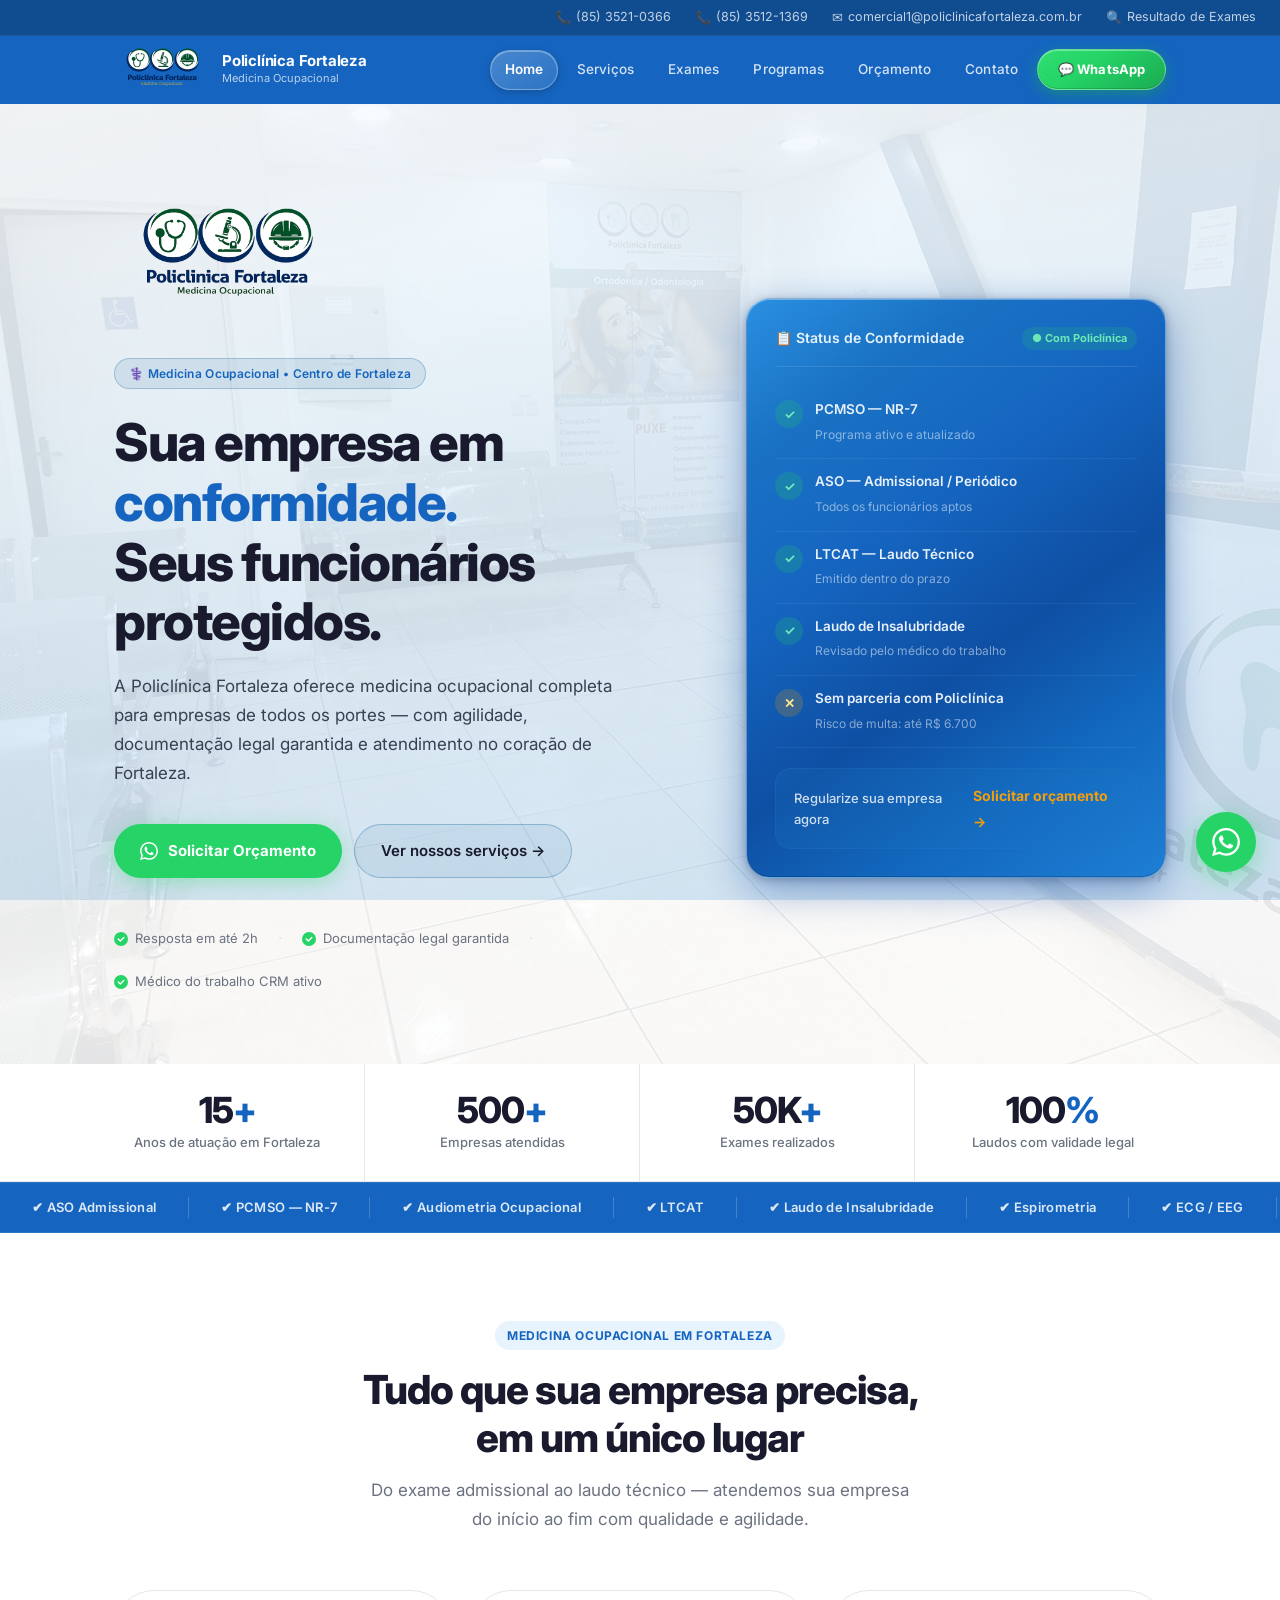
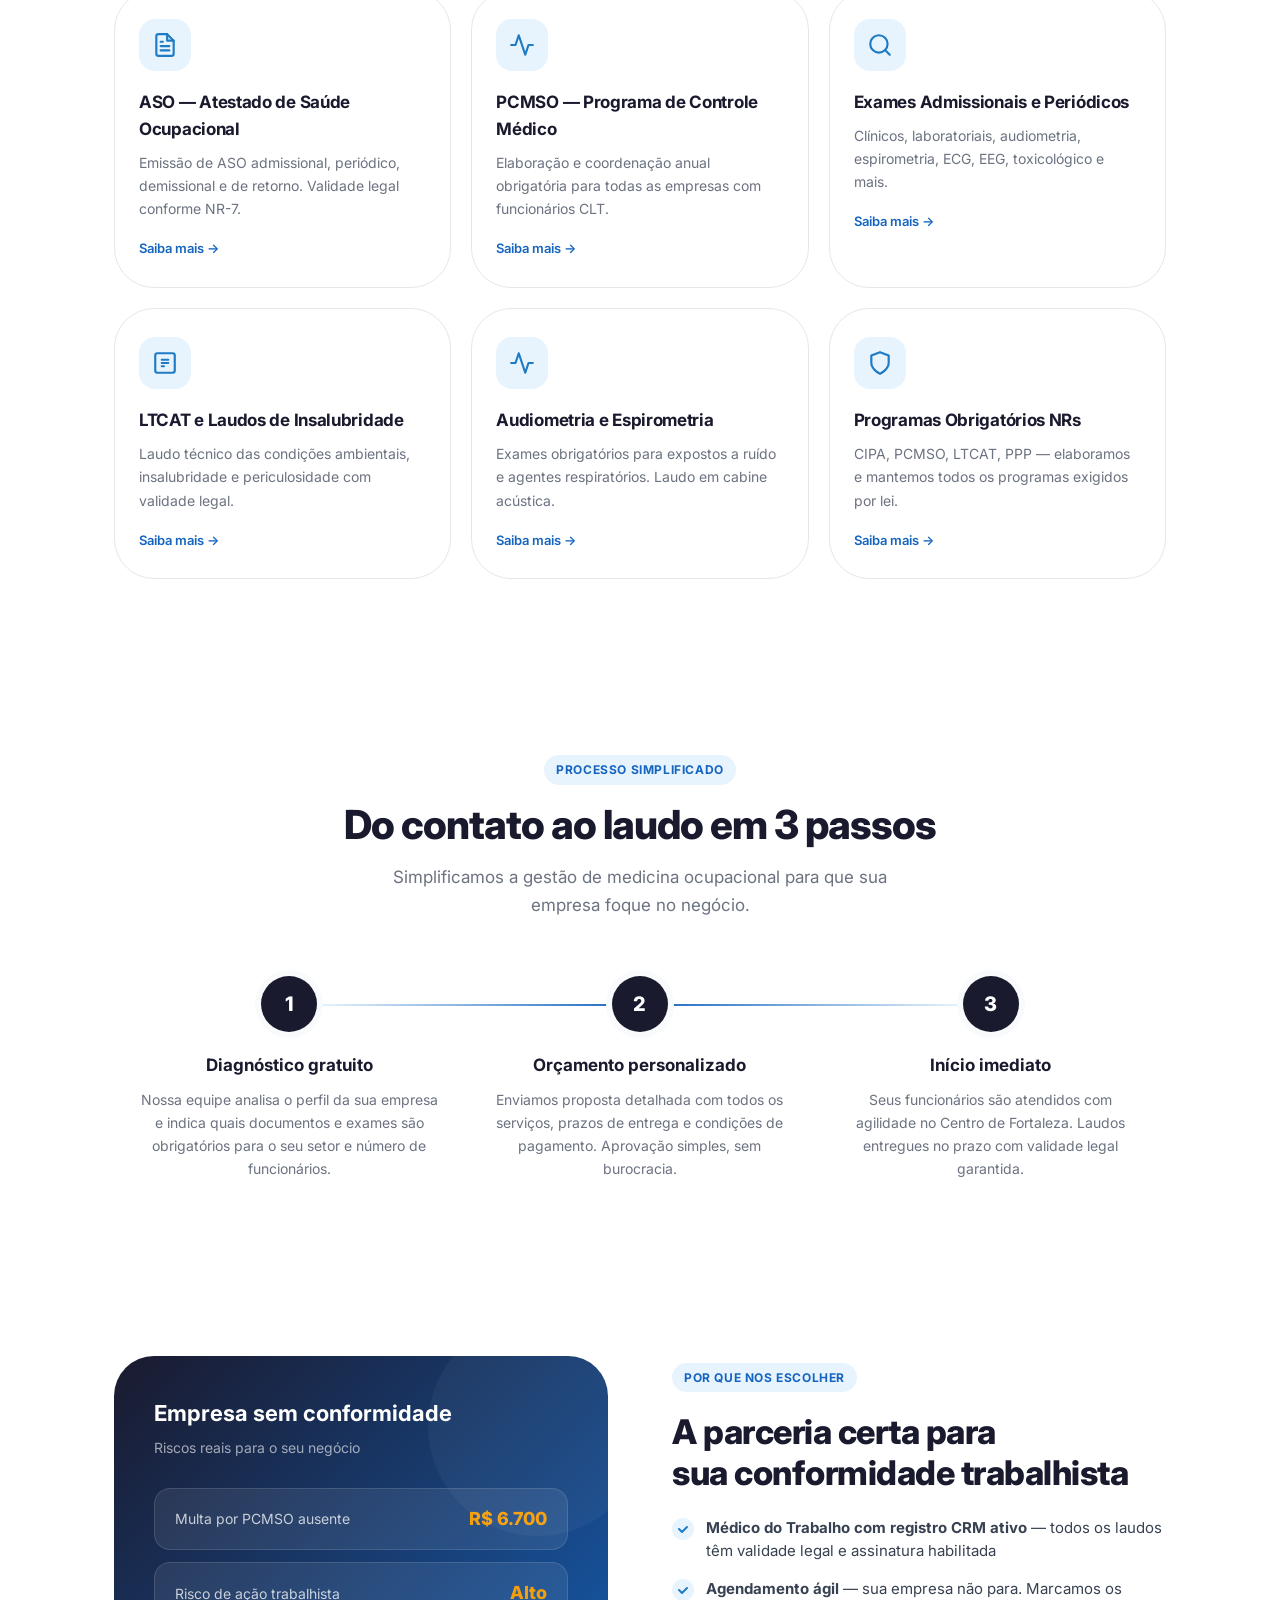
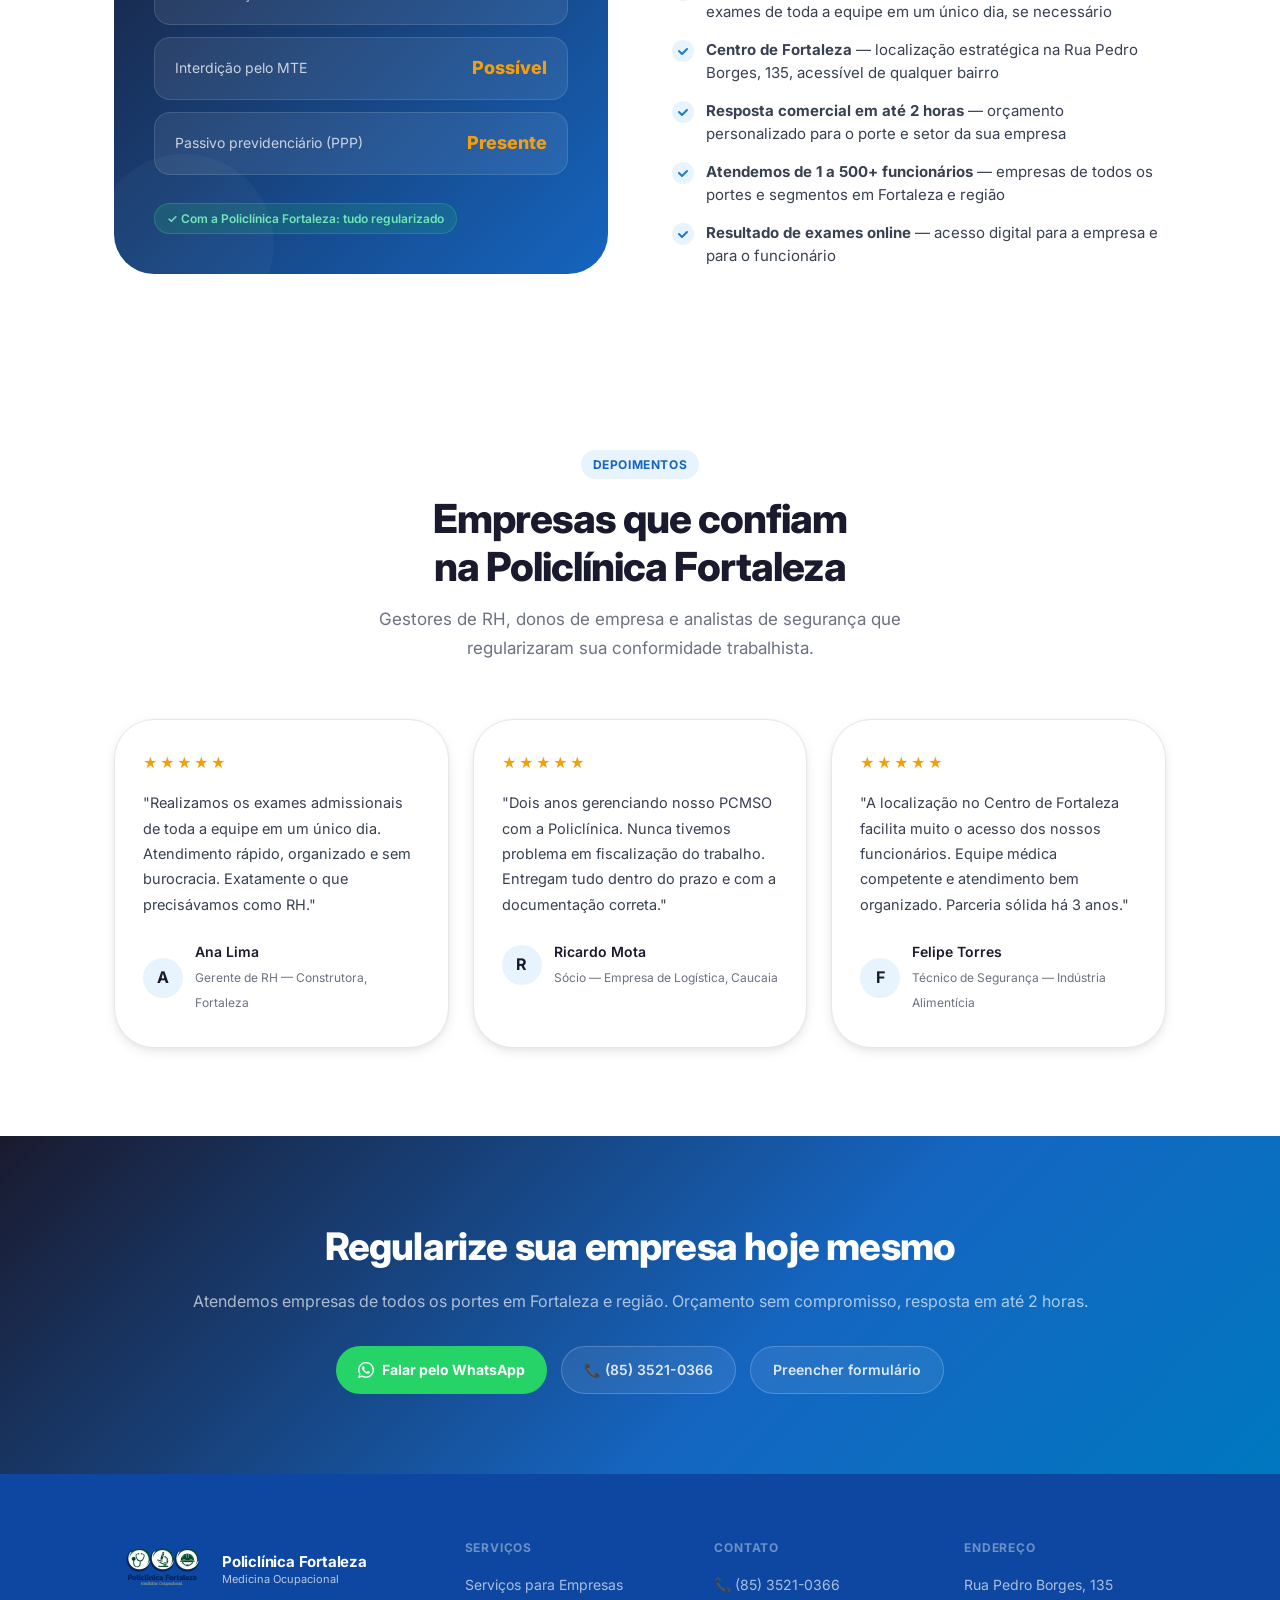
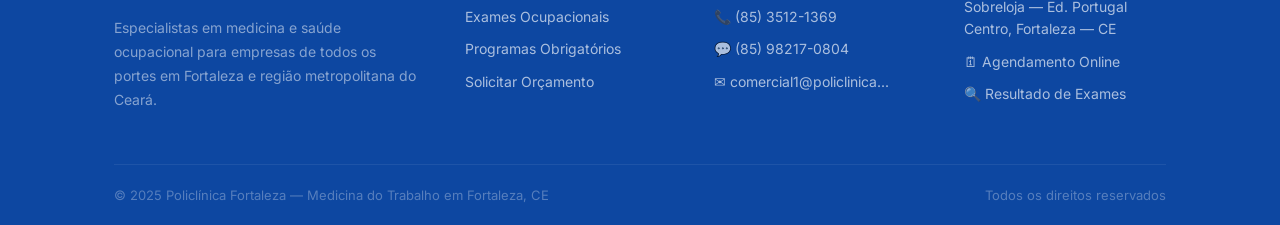
<file: index.html>
﻿<!DOCTYPE html>
<html lang="pt-BR">
<head>
  <meta charset="UTF-8">
  <meta name="viewport" content="width=device-width, initial-scale=1.0">
  <title>Medicina do Trabalho em Fortaleza | Policlínica Fortaleza</title>
  <meta name="description" content="Clínica especializada em medicina ocupacional para empresas em Fortaleza. ASO, PCMSO, LTCAT, exames e laudos. Atendimento ágil no Centro. Solicite orçamento!">
  <link rel="stylesheet" href="style.css?v=3">
  <script type="application/ld+json">
  {"@context":"https://schema.org","@type":"MedicalClinic","name":"Policlínica Fortaleza","description":"Medicina ocupacional e saúde do trabalho para empresas em Fortaleza","telephone":["+55-85-3521-0366","+55-85-3512-1369"],"address":{"@type":"PostalAddress","streetAddress":"Rua Pedro Borges, 135, Sobreloja — Ed. Portugal","addressLocality":"Fortaleza","addressRegion":"CE","addressCountry":"BR"},"medicalSpecialty":"OccupationalMedicine"}
  </script>
</head>
<body>

<!-- HEADER -->
<header class="site-header">
  <div class="header-strip">
    <a href="tel:+558535210366"><span class="strip-icon">📞</span> (85) 3521-0366</a>
    <a href="tel:+558535121369"><span class="strip-icon">📞</span> (85) 3512-1369</a>
    <a href="mailto:comercial1@policlinicafortaleza.com.br"><span class="strip-icon">✉</span> comercial1@policlinicafortaleza.com.br</a>
    <a href="https://www.amplus-tecnologia.com.br/clinica/resultadosexames/index.php?xi=4" target="_blank" rel="noopener"><span class="strip-icon">🔍</span> Resultado de Exames</a>
  </div>
  <div class="header-main container">
    <div class="logo-wrap">
      <img src="logo.png" alt="Policlínica Fortaleza" class="logo-icon">
      <div class="logo-text">
        <strong>Policlínica Fortaleza</strong>
        <span>Medicina Ocupacional</span>
      </div>
    </div>
    <nav class="main-nav" role="navigation">
      <a href="index.html" class="active">Home</a>
      <a href="index1.html">Serviços</a>
      <a href="index2.html">Exames</a>
      <a href="index3.html">Programas</a>
      <a href="index4.html">Orçamento</a>
      <a href="index5.html">Contato</a>
      <a href="https://wa.me/5585982170804?text=Ol%C3%A1%21+Gostaria+de+um+or%C3%A7amento+para+medicina+do+trabalho+para+minha+empresa." class="header-cta" target="_blank" rel="noopener">💬 WhatsApp</a>
    </nav>
  </div>
</header>

<!-- HERO -->
<section class="hero">
  <div class="container">
    <div class="hero-grid">
      <div class="hero-content">
        <img src="logo.png" alt="Policlínica Fortaleza" class="hero-logo-img">
        <div class="hero-badge">⚕️ Medicina Ocupacional • Centro de Fortaleza</div>
        <h1>Sua empresa em <em>conformidade.</em><br>Seus funcionários protegidos.</h1>
        <p class="hero-sub">A Policlínica Fortaleza oferece medicina ocupacional completa para empresas de todos os portes — com agilidade, documentação legal garantida e atendimento no coração de Fortaleza.</p>
        <div class="hero-btns">
          <a href="https://wa.me/5585982170804?text=Ol%C3%A1%21+Gostaria+de+um+or%C3%A7amento+para+medicina+do+trabalho+para+minha+empresa." class="btn-wa-hero" target="_blank" rel="noopener">
            <svg xmlns="http://www.w3.org/2000/svg" width="18" height="18" fill="currentColor" viewBox="0 0 24 24"><path d="M17.472 14.382c-.297-.149-1.758-.867-2.03-.967-.273-.099-.471-.148-.67.15-.197.297-.767.966-.94 1.164-.173.199-.347.223-.644.075-.297-.15-1.255-.463-2.39-1.475-.883-.788-1.48-1.761-1.653-2.059-.173-.297-.018-.458.13-.606.134-.133.298-.347.446-.52.149-.174.198-.298.298-.497.099-.198.05-.371-.025-.52-.075-.149-.669-1.612-.916-2.207-.242-.579-.487-.5-.669-.51-.173-.008-.371-.01-.57-.01-.198 0-.52.074-.792.372-.272.297-1.04 1.016-1.04 2.479 0 1.462 1.065 2.875 1.213 3.074.149.198 2.096 3.2 5.077 4.487.709.306 1.262.489 1.694.625.712.227 1.36.195 1.871.118.571-.085 1.758-.719 2.006-1.413.248-.694.248-1.289.173-1.413-.074-.124-.272-.198-.57-.347m-5.421 7.403h-.004a9.87 9.87 0 01-5.031-1.378l-.361-.214-3.741.982.998-3.648-.235-.374a9.86 9.86 0 01-1.51-5.26c.001-5.45 4.436-9.884 9.888-9.884 2.64 0 5.122 1.03 6.988 2.898a9.825 9.825 0 012.893 6.994c-.003 5.45-4.437 9.884-9.885 9.884m8.413-18.297A11.815 11.815 0 0012.05 0C5.495 0 .16 5.335.157 11.892c0 2.096.547 4.142 1.588 5.945L.057 24l6.305-1.654a11.882 11.882 0 005.683 1.448h.005c6.554 0 11.89-5.335 11.893-11.893a11.821 11.821 0 00-3.48-8.413z"/></svg>
            Solicitar Orçamento
          </a>
          <a href="index1.html" class="btn-ghost-hero">Ver nossos serviços →</a>
        </div>
        <div class="hero-proof">
          <div class="proof-item">
            <svg width="14" height="14" viewBox="0 0 20 20" fill="none"><circle cx="10" cy="10" r="10" fill="#25D366"/><path d="M6 10l3 3 5-5" stroke="white" stroke-width="2" stroke-linecap="round" stroke-linejoin="round"/></svg>
            Resposta em até 2h
          </div>
          <span class="proof-dot">·</span>
          <div class="proof-item">
            <svg width="14" height="14" viewBox="0 0 20 20" fill="none"><circle cx="10" cy="10" r="10" fill="#25D366"/><path d="M6 10l3 3 5-5" stroke="white" stroke-width="2" stroke-linecap="round" stroke-linejoin="round"/></svg>
            Documentação legal garantida
          </div>
          <span class="proof-dot">·</span>
          <div class="proof-item">
            <svg width="14" height="14" viewBox="0 0 20 20" fill="none"><circle cx="10" cy="10" r="10" fill="#25D366"/><path d="M6 10l3 3 5-5" stroke="white" stroke-width="2" stroke-linecap="round" stroke-linejoin="round"/></svg>
            Médico do trabalho CRM ativo
          </div>
        </div>
      </div>

      <!-- Compliance Card -->
      <div class="hero-visual">
        <div class="compliance-card">
          <div class="cc-header">
            <span class="cc-title">📋 Status de Conformidade</span>
            <span class="cc-status-ok">● Com Policlínica</span>
          </div>
          <div class="cc-item">
            <div class="cc-icon ok">✓</div>
            <div class="cc-item-text">
              <strong>PCMSO — NR-7</strong>
              <span>Programa ativo e atualizado</span>
            </div>
          </div>
          <div class="cc-item">
            <div class="cc-icon ok">✓</div>
            <div class="cc-item-text">
              <strong>ASO — Admissional / Periódico</strong>
              <span>Todos os funcionários aptos</span>
            </div>
          </div>
          <div class="cc-item">
            <div class="cc-icon ok">✓</div>
            <div class="cc-item-text">
              <strong>LTCAT — Laudo Técnico</strong>
              <span>Emitido dentro do prazo</span>
            </div>
          </div>
          <div class="cc-item">
            <div class="cc-icon ok">✓</div>
            <div class="cc-item-text">
              <strong>Laudo de Insalubridade</strong>
              <span>Revisado pelo médico do trabalho</span>
            </div>
          </div>
          <div class="cc-item">
            <div class="cc-icon warn">✕</div>
            <div class="cc-item-text">
              <strong>Sem parceria com Policlínica</strong>
              <span>Risco de multa: até R$ 6.700</span>
            </div>
          </div>
          <div class="cc-footer">
            <span>Regularize sua empresa agora</span>
            <a href="index4.html" style="color:inherit;"><strong>Solicitar orçamento →</strong></a>
          </div>
        </div>
      </div>
    </div>
  </div>
</section>

<!-- STATS BAR -->
<div class="stats-bar">
  <div class="container" style="padding:0;">
    <div class="stats-grid">
      <div class="stat-item">
        <div class="stat-num">15<span>+</span></div>
        <div class="stat-label">Anos de atuação em Fortaleza</div>
      </div>
      <div class="stat-item">
        <div class="stat-num">500<span>+</span></div>
        <div class="stat-label">Empresas atendidas</div>
      </div>
      <div class="stat-item">
        <div class="stat-num">50K<span>+</span></div>
        <div class="stat-label">Exames realizados</div>
      </div>
      <div class="stat-item">
        <div class="stat-num">100<span>%</span></div>
        <div class="stat-label">Laudos com validade legal</div>
      </div>
    </div>
  </div>
</div>

<!-- MARQUEE DE SERVIÇOS -->
<div class="marquee-wrap">
  <div class="marquee-track">
    <span class="marquee-item">✔ ASO Admissional</span>
    <span class="marquee-item">✔ PCMSO — NR-7</span>
    <span class="marquee-item">✔ Audiometria Ocupacional</span>
    <span class="marquee-item">✔ LTCAT</span>
    <span class="marquee-item">✔ Laudo de Insalubridade</span>
    <span class="marquee-item">✔ Espirometria</span>
    <span class="marquee-item">✔ ECG / EEG</span>
    <span class="marquee-item">✔ Exame Toxicológico</span>
    <span class="marquee-item">✔ PPP</span>
    <span class="marquee-item">✔ Laudo de Periculosidade</span>
    <span class="marquee-item">✔ Exames Laboratoriais</span>
    <span class="marquee-item">✔ Treinamentos NR</span>
    <!-- duplicado para loop contínuo -->
    <span class="marquee-item">✔ ASO Admissional</span>
    <span class="marquee-item">✔ PCMSO — NR-7</span>
    <span class="marquee-item">✔ Audiometria Ocupacional</span>
    <span class="marquee-item">✔ LTCAT</span>
    <span class="marquee-item">✔ Laudo de Insalubridade</span>
    <span class="marquee-item">✔ Espirometria</span>
    <span class="marquee-item">✔ ECG / EEG</span>
    <span class="marquee-item">✔ Exame Toxicológico</span>
    <span class="marquee-item">✔ PPP</span>
    <span class="marquee-item">✔ Laudo de Periculosidade</span>
    <span class="marquee-item">✔ Exames Laboratoriais</span>
    <span class="marquee-item">✔ Treinamentos NR</span>
  </div>
</div>

<!-- SERVIÇOS -->
<section class="section section-alt" id="servicos">
  <div class="container">
    <div class="section-header">
      <span class="tag">Medicina Ocupacional em Fortaleza</span>
      <h2>Tudo que sua empresa precisa,<br>em um único lugar</h2>
      <p>Do exame admissional ao laudo técnico — atendemos sua empresa do início ao fim com qualidade e agilidade.</p>
    </div>
    <div class="services-grid">

      <a href="index1.html" class="service-card" style="text-decoration:none;">
        <div class="service-icon">
          <svg viewBox="0 0 24 24" fill="none" stroke="#1E7BC4" stroke-width="2" stroke-linecap="round" stroke-linejoin="round"><path d="M14 2H6a2 2 0 00-2 2v16a2 2 0 002 2h12a2 2 0 002-2V8z"/><polyline points="14 2 14 8 20 8"/><line x1="16" y1="13" x2="8" y2="13"/><line x1="16" y1="17" x2="8" y2="17"/><polyline points="10 9 9 9 8 9"/></svg>
        </div>
        <h3>ASO — Atestado de Saúde Ocupacional</h3>
        <p>Emissão de ASO admissional, periódico, demissional e de retorno. Validade legal conforme NR-7.</p>
        <span class="service-link">Saiba mais →</span>
      </a>

      <a href="index1.html" class="service-card" style="text-decoration:none;">
        <div class="service-icon">
          <svg viewBox="0 0 24 24" fill="none" stroke="#1E7BC4" stroke-width="2" stroke-linecap="round" stroke-linejoin="round"><path d="M22 12h-4l-3 9L9 3l-3 9H2"/></svg>
        </div>
        <h3>PCMSO — Programa de Controle Médico</h3>
        <p>Elaboração e coordenação anual obrigatória para todas as empresas com funcionários CLT.</p>
        <span class="service-link">Saiba mais →</span>
      </a>

      <a href="index2.html" class="service-card" style="text-decoration:none;">
        <div class="service-icon">
          <svg viewBox="0 0 24 24" fill="none" stroke="#1E7BC4" stroke-width="2" stroke-linecap="round" stroke-linejoin="round"><circle cx="11" cy="11" r="8"/><line x1="21" y1="21" x2="16.65" y2="16.65"/></svg>
        </div>
        <h3>Exames Admissionais e Periódicos</h3>
        <p>Clínicos, laboratoriais, audiometria, espirometria, ECG, EEG, toxicológico e mais.</p>
        <span class="service-link">Saiba mais →</span>
      </a>

      <a href="index3.html" class="service-card" style="text-decoration:none;">
        <div class="service-icon">
          <svg viewBox="0 0 24 24" fill="none" stroke="#1E7BC4" stroke-width="2" stroke-linecap="round" stroke-linejoin="round"><rect x="3" y="3" width="18" height="18" rx="2" ry="2"/><line x1="9" y1="9" x2="15" y2="9"/><line x1="9" y1="12" x2="15" y2="12"/><line x1="9" y1="15" x2="11" y2="15"/></svg>
        </div>
        <h3>LTCAT e Laudos de Insalubridade</h3>
        <p>Laudo técnico das condições ambientais, insalubridade e periculosidade com validade legal.</p>
        <span class="service-link">Saiba mais →</span>
      </a>

      <a href="index2.html" class="service-card" style="text-decoration:none;">
        <div class="service-icon">
          <svg viewBox="0 0 24 24" fill="none" stroke="#1E7BC4" stroke-width="2" stroke-linecap="round" stroke-linejoin="round"><polyline points="22 12 18 12 15 21 9 3 6 12 2 12"/></svg>
        </div>
        <h3>Audiometria e Espirometria</h3>
        <p>Exames obrigatórios para expostos a ruído e agentes respiratórios. Laudo em cabine acústica.</p>
        <span class="service-link">Saiba mais →</span>
      </a>

      <a href="index3.html" class="service-card" style="text-decoration:none;">
        <div class="service-icon">
          <svg viewBox="0 0 24 24" fill="none" stroke="#1E7BC4" stroke-width="2" stroke-linecap="round" stroke-linejoin="round"><path d="M12 22s8-4 8-10V5l-8-3-8 3v7c0 6 8 10 8 10z"/></svg>
        </div>
        <h3>Programas Obrigatórios NRs</h3>
        <p>CIPA, PCMSO, LTCAT, PPP — elaboramos e mantemos todos os programas exigidos por lei.</p>
        <span class="service-link">Saiba mais →</span>
      </a>

    </div>
  </div>
</section>

<!-- COMO FUNCIONA -->
<section class="section">
  <div class="container">
    <div class="section-header">
      <span class="tag">Processo simplificado</span>
      <h2>Do contato ao laudo em 3 passos</h2>
      <p>Simplificamos a gestão de medicina ocupacional para que sua empresa foque no negócio.</p>
    </div>
    <div class="steps-grid">
      <div class="step">
        <div class="step-num">1</div>
        <h3>Diagnóstico gratuito</h3>
        <p>Nossa equipe analisa o perfil da sua empresa e indica quais documentos e exames são obrigatórios para o seu setor e número de funcionários.</p>
      </div>
      <div class="step">
        <div class="step-num">2</div>
        <h3>Orçamento personalizado</h3>
        <p>Enviamos proposta detalhada com todos os serviços, prazos de entrega e condições de pagamento. Aprovação simples, sem burocracia.</p>
      </div>
      <div class="step">
        <div class="step-num">3</div>
        <h3>Início imediato</h3>
        <p>Seus funcionários são atendidos com agilidade no Centro de Fortaleza. Laudos entregues no prazo com validade legal garantida.</p>
      </div>
    </div>
  </div>
</section>

<!-- POR QUE ESCOLHER -->
<section class="section section-alt">
  <div class="container">
    <div class="split-grid">
      <div class="split-visual">
        <div class="visual-header">
          <h3>Empresa sem conformidade</h3>
          <p>Riscos reais para o seu negócio</p>
        </div>
        <div class="visual-metric">
          <span class="metric-left">Multa por PCMSO ausente</span>
          <span class="metric-val">R$ 6.700</span>
        </div>
        <div class="visual-metric">
          <span class="metric-left">Risco de ação trabalhista</span>
          <span class="metric-val">Alto</span>
        </div>
        <div class="visual-metric">
          <span class="metric-left">Interdição pelo MTE</span>
          <span class="metric-val">Possível</span>
        </div>
        <div class="visual-metric">
          <span class="metric-left">Passivo previdenciário (PPP)</span>
          <span class="metric-val">Presente</span>
        </div>
        <div class="visual-badge">
          ✓ Com a Policlínica Fortaleza: tudo regularizado
        </div>
      </div>
      <div>
        <span class="tag" style="margin-bottom:20px;display:inline-flex;">Por que nos escolher</span>
        <h2 style="font-size:clamp(26px,3vw,34px);font-weight:800;color:var(--navy);letter-spacing:-.5px;line-height:1.2;margin-bottom:24px;">A parceria certa para<br>sua conformidade trabalhista</h2>
        <ul class="checklist">
          <li>
            <div class="check-icon"><svg viewBox="0 0 12 12" fill="none" stroke="#1E7BC4" stroke-width="2" stroke-linecap="round" stroke-linejoin="round"><path d="M2 6l3 3 5-5"/></svg></div>
            <div><strong>Médico do Trabalho com registro CRM ativo</strong> — todos os laudos têm validade legal e assinatura habilitada</div>
          </li>
          <li>
            <div class="check-icon"><svg viewBox="0 0 12 12" fill="none" stroke="#1E7BC4" stroke-width="2" stroke-linecap="round" stroke-linejoin="round"><path d="M2 6l3 3 5-5"/></svg></div>
            <div><strong>Agendamento ágil</strong> — sua empresa não para. Marcamos os exames de toda a equipe em um único dia, se necessário</div>
          </li>
          <li>
            <div class="check-icon"><svg viewBox="0 0 12 12" fill="none" stroke="#1E7BC4" stroke-width="2" stroke-linecap="round" stroke-linejoin="round"><path d="M2 6l3 3 5-5"/></svg></div>
            <div><strong>Centro de Fortaleza</strong> — localização estratégica na Rua Pedro Borges, 135, acessível de qualquer bairro</div>
          </li>
          <li>
            <div class="check-icon"><svg viewBox="0 0 12 12" fill="none" stroke="#1E7BC4" stroke-width="2" stroke-linecap="round" stroke-linejoin="round"><path d="M2 6l3 3 5-5"/></svg></div>
            <div><strong>Resposta comercial em até 2 horas</strong> — orçamento personalizado para o porte e setor da sua empresa</div>
          </li>
          <li>
            <div class="check-icon"><svg viewBox="0 0 12 12" fill="none" stroke="#1E7BC4" stroke-width="2" stroke-linecap="round" stroke-linejoin="round"><path d="M2 6l3 3 5-5"/></svg></div>
            <div><strong>Atendemos de 1 a 500+ funcionários</strong> — empresas de todos os portes e segmentos em Fortaleza e região</div>
          </li>
          <li>
            <div class="check-icon"><svg viewBox="0 0 12 12" fill="none" stroke="#1E7BC4" stroke-width="2" stroke-linecap="round" stroke-linejoin="round"><path d="M2 6l3 3 5-5"/></svg></div>
            <div><strong>Resultado de exames online</strong> — acesso digital para a empresa e para o funcionário</div>
          </li>
        </ul>
      </div>
    </div>
  </div>
</section>

<!-- DEPOIMENTOS -->
<section class="section">
  <div class="container">
    <div class="section-header">
      <span class="tag">Depoimentos</span>
      <h2>Empresas que confiam<br>na Policlínica Fortaleza</h2>
      <p>Gestores de RH, donos de empresa e analistas de segurança que regularizaram sua conformidade trabalhista.</p>
    </div>
    <div class="testi-grid">
      <div class="testi-card">
        <div class="testi-stars">★★★★★</div>
        <p class="testi-text">"Realizamos os exames admissionais de toda a equipe em um único dia. Atendimento rápido, organizado e sem burocracia. Exatamente o que precisávamos como RH."</p>
        <div class="testi-author">
          <div class="testi-avatar">A</div>
          <div class="testi-info">
            <strong>Ana Lima</strong>
            <span>Gerente de RH — Construtora, Fortaleza</span>
          </div>
        </div>
      </div>
      <div class="testi-card">
        <div class="testi-stars">★★★★★</div>
        <p class="testi-text">"Dois anos gerenciando nosso PCMSO com a Policlínica. Nunca tivemos problema em fiscalização do trabalho. Entregam tudo dentro do prazo e com a documentação correta."</p>
        <div class="testi-author">
          <div class="testi-avatar">R</div>
          <div class="testi-info">
            <strong>Ricardo Mota</strong>
            <span>Sócio — Empresa de Logística, Caucaia</span>
          </div>
        </div>
      </div>
      <div class="testi-card">
        <div class="testi-stars">★★★★★</div>
        <p class="testi-text">"A localização no Centro de Fortaleza facilita muito o acesso dos nossos funcionários. Equipe médica competente e atendimento bem organizado. Parceria sólida há 3 anos."</p>
        <div class="testi-author">
          <div class="testi-avatar">F</div>
          <div class="testi-info">
            <strong>Felipe Torres</strong>
            <span>Técnico de Segurança — Indústria Alimentícia</span>
          </div>
        </div>
      </div>
    </div>
  </div>
</section>

<!-- CTA FINAL -->
<section class="cta-full">
  <div class="container">
    <h2>Regularize sua empresa hoje mesmo</h2>
    <p>Atendemos empresas de todos os portes em Fortaleza e região. Orçamento sem compromisso, resposta em até 2 horas.</p>
    <div class="cta-full-btns">
      <a href="https://wa.me/5585982170804?text=Ol%C3%A1%21+Gostaria+de+um+or%C3%A7amento+para+medicina+do+trabalho+para+minha+empresa." class="btn-wa" target="_blank" rel="noopener">
        <svg xmlns="http://www.w3.org/2000/svg" width="16" height="16" fill="currentColor" viewBox="0 0 24 24"><path d="M17.472 14.382c-.297-.149-1.758-.867-2.03-.967-.273-.099-.471-.148-.67.15-.197.297-.767.966-.94 1.164-.173.199-.347.223-.644.075-.297-.15-1.255-.463-2.39-1.475-.883-.788-1.48-1.761-1.653-2.059-.173-.297-.018-.458.13-.606.134-.133.298-.347.446-.52.149-.174.198-.298.298-.497.099-.198.05-.371-.025-.52-.075-.149-.669-1.612-.916-2.207-.242-.579-.487-.5-.669-.51-.173-.008-.371-.01-.57-.01-.198 0-.52.074-.792.372-.272.297-1.04 1.016-1.04 2.479 0 1.462 1.065 2.875 1.213 3.074.149.198 2.096 3.2 5.077 4.487.709.306 1.262.489 1.694.625.712.227 1.36.195 1.871.118.571-.085 1.758-.719 2.006-1.413.248-.694.248-1.289.173-1.413-.074-.124-.272-.198-.57-.347m-5.421 7.403h-.004a9.87 9.87 0 01-5.031-1.378l-.361-.214-3.741.982.998-3.648-.235-.374a9.86 9.86 0 01-1.51-5.26c.001-5.45 4.436-9.884 9.888-9.884 2.64 0 5.122 1.03 6.988 2.898a9.825 9.825 0 012.893 6.994c-.003 5.45-4.437 9.884-9.885 9.884m8.413-18.297A11.815 11.815 0 0012.05 0C5.495 0 .16 5.335.157 11.892c0 2.096.547 4.142 1.588 5.945L.057 24l6.305-1.654a11.882 11.882 0 005.683 1.448h.005c6.554 0 11.89-5.335 11.893-11.893a11.821 11.821 0 00-3.48-8.413z"/></svg>
        Falar pelo WhatsApp
      </a>
      <a href="tel:+558535210366" class="btn-outline-white">📞 (85) 3521-0366</a>
      <a href="index4.html" class="btn-outline-white">Preencher formulário</a>
    </div>
  </div>
</section>

<!-- FOOTER -->
<footer class="site-footer">
  <div class="container">
    <div class="footer-main">
      <div class="footer-brand">
        <div class="logo-wrap">
          <img src="logo.png" alt="Policlínica Fortaleza" class="logo-icon">
          <div class="logo-text">
            <strong>Policlínica Fortaleza</strong>
            <span>Medicina Ocupacional</span>
          </div>
        </div>
        <p>Especialistas em medicina e saúde ocupacional para empresas de todos os portes em Fortaleza e região metropolitana do Ceará.</p>
      </div>
      <div class="footer-col">
        <h5>Serviços</h5>
        <a href="index1.html">Serviços para Empresas</a>
        <a href="index2.html">Exames Ocupacionais</a>
        <a href="index3.html">Programas Obrigatórios</a>
        <a href="index4.html">Solicitar Orçamento</a>
      </div>
      <div class="footer-col">
        <h5>Contato</h5>
        <a href="tel:+558535210366">📞 (85) 3521-0366</a>
        <a href="tel:+558535121369">📞 (85) 3512-1369</a>
        <a href="https://wa.me/5585982170804?text=Ol%C3%A1%21+Gostaria+de+um+or%C3%A7amento+para+medicina+do+trabalho+para+minha+empresa." target="_blank" rel="noopener">💬 (85) 98217-0804</a>
        <a href="mailto:comercial1@policlinicafortaleza.com.br">✉ comercial1@policlinica...</a>
      </div>
      <div class="footer-col">
        <h5>Endereço</h5>
        <a href="https://maps.google.com/?q=Rua+Pedro+Borges+135+Centro+Fortaleza" target="_blank" rel="noopener">Rua Pedro Borges, 135<br>Sobreloja — Ed. Portugal<br>Centro, Fortaleza — CE</a>
        <a href="https://www.amplus-tecnologia.com.br/clinica/agendamento.php?xi=4" target="_blank" rel="noopener" style="margin-top:10px;">🗓 Agendamento Online</a>
        <a href="https://www.amplus-tecnologia.com.br/clinica/resultadosexames/index.php?xi=4" target="_blank" rel="noopener">🔍 Resultado de Exames</a>
      </div>
    </div>
    <div class="footer-bottom">
      <span>© 2025 Policlínica Fortaleza — Medicina do Trabalho em Fortaleza, CE</span>
      <span>Todos os direitos reservados</span>
    </div>
  </div>
</footer>

<!-- Floating WhatsApp -->
<a href="https://wa.me/5585982170804?text=Ol%C3%A1%21+Gostaria+de+um+or%C3%A7amento+para+medicina+do+trabalho+para+minha+empresa." class="wa-fab" target="_blank" rel="noopener" aria-label="WhatsApp">
  <svg xmlns="http://www.w3.org/2000/svg" viewBox="0 0 24 24"><path d="M17.472 14.382c-.297-.149-1.758-.867-2.03-.967-.273-.099-.471-.148-.67.15-.197.297-.767.966-.94 1.164-.173.199-.347.223-.644.075-.297-.15-1.255-.463-2.39-1.475-.883-.788-1.48-1.761-1.653-2.059-.173-.297-.018-.458.13-.606.134-.133.298-.347.446-.52.149-.174.198-.298.298-.497.099-.198.05-.371-.025-.52-.075-.149-.669-1.612-.916-2.207-.242-.579-.487-.5-.669-.51-.173-.008-.371-.01-.57-.01-.198 0-.52.074-.792.372-.272.297-1.04 1.016-1.04 2.479 0 1.462 1.065 2.875 1.213 3.074.149.198 2.096 3.2 5.077 4.487.709.306 1.262.489 1.694.625.712.227 1.36.195 1.871.118.571-.085 1.758-.719 2.006-1.413.248-.694.248-1.289.173-1.413-.074-.124-.272-.198-.57-.347m-5.421 7.403h-.004a9.87 9.87 0 01-5.031-1.378l-.361-.214-3.741.982.998-3.648-.235-.374a9.86 9.86 0 01-1.51-5.26c.001-5.45 4.436-9.884 9.888-9.884 2.64 0 5.122 1.03 6.988 2.898a9.825 9.825 0 012.893 6.994c-.003 5.45-4.437 9.884-9.885 9.884m8.413-18.297A11.815 11.815 0 0012.05 0C5.495 0 .16 5.335.157 11.892c0 2.096.547 4.142 1.588 5.945L.057 24l6.305-1.654a11.882 11.882 0 005.683 1.448h.005c6.554 0 11.89-5.335 11.893-11.893a11.821 11.821 0 00-3.48-8.413z"/></svg>
</a>

</body>
</html>
</file>
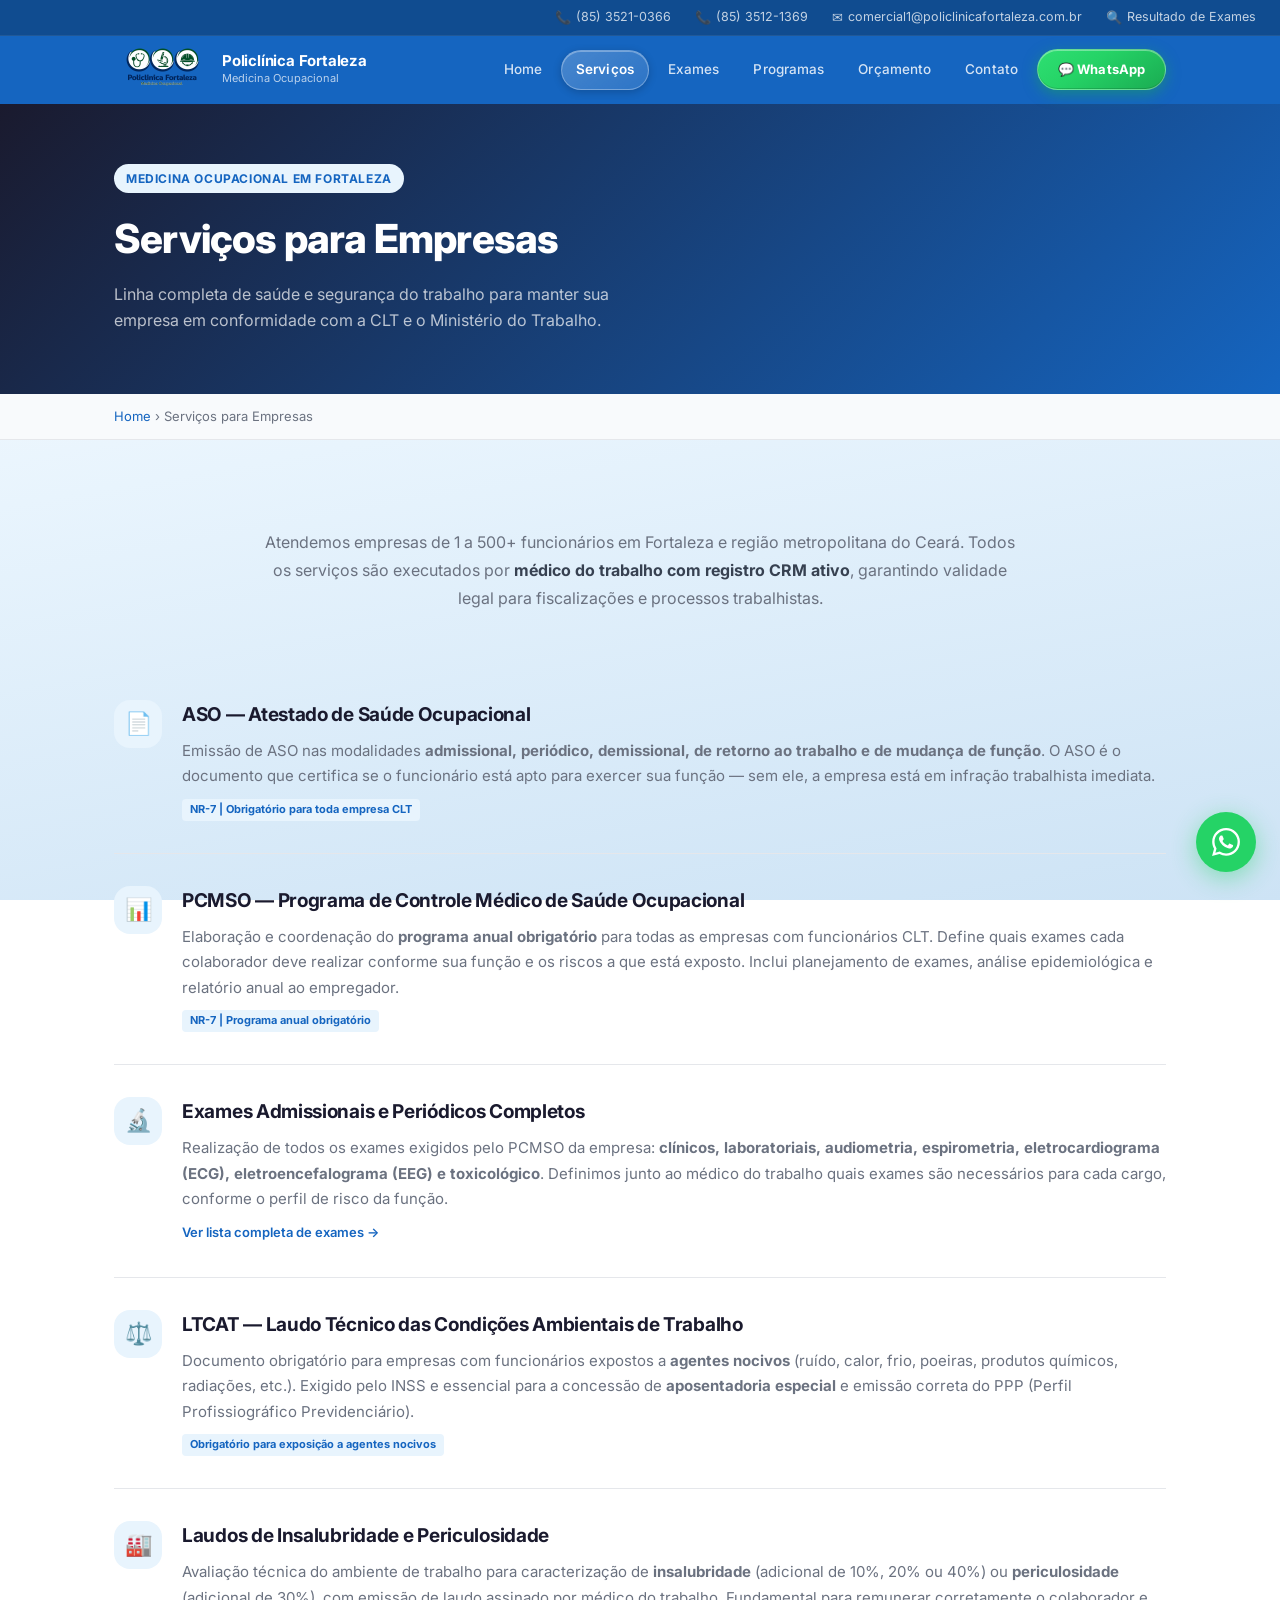
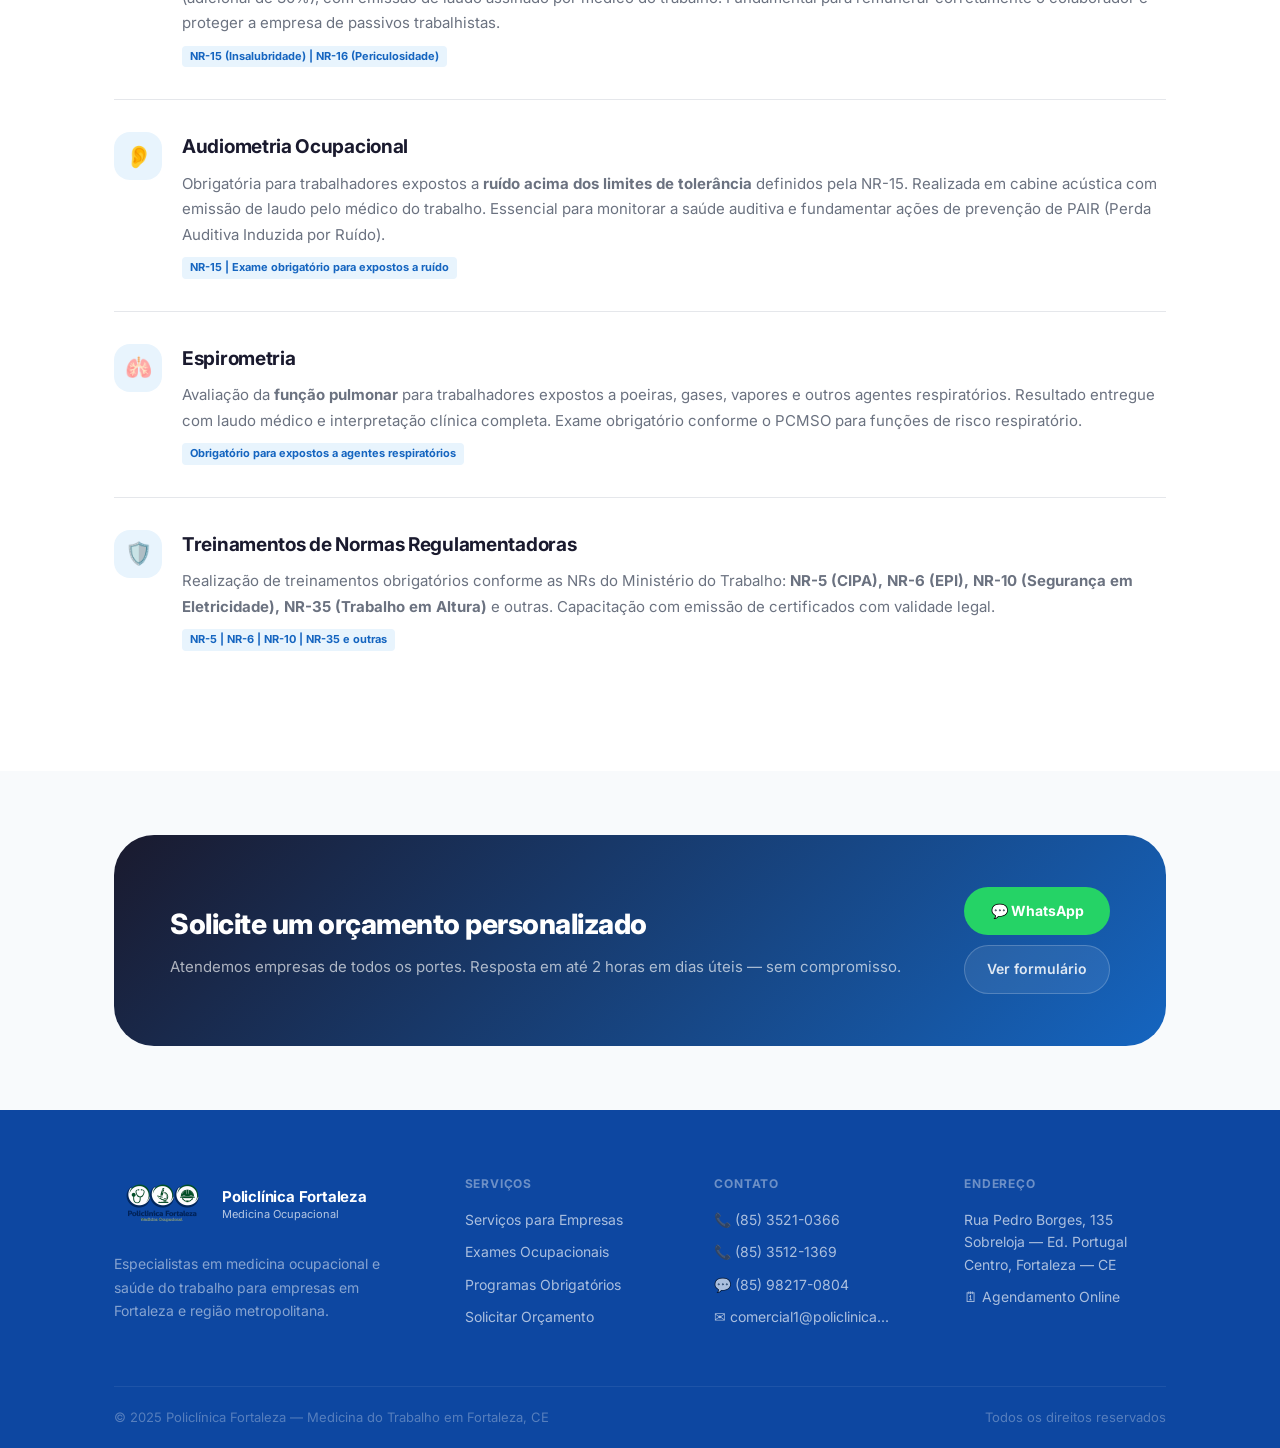
<file: index1.html>
﻿<!DOCTYPE html>
<html lang="pt-BR">
<head>
  <meta charset="UTF-8">
  <meta name="viewport" content="width=device-width, initial-scale=1.0">
  <title>Serviços de Medicina Ocupacional para Empresas em Fortaleza | Policlínica Fortaleza</title>
  <meta name="description" content="ASO, PCMSO, LTCAT, laudos de insalubridade e exames ocupacionais para empresas em Fortaleza. Documentação legal garantida. Solicite orçamento!">
  <link rel="stylesheet" href="style.css?v=3">
</head>
<body>

<header class="site-header">
  <div class="header-strip">
    <a href="tel:+558535210366"><span class="strip-icon">📞</span> (85) 3521-0366</a>
    <a href="tel:+558535121369"><span class="strip-icon">📞</span> (85) 3512-1369</a>
    <a href="mailto:comercial1@policlinicafortaleza.com.br"><span class="strip-icon">✉</span> comercial1@policlinicafortaleza.com.br</a>
    <a href="https://www.amplus-tecnologia.com.br/clinica/resultadosexames/index.php?xi=4" target="_blank" rel="noopener"><span class="strip-icon">🔍</span> Resultado de Exames</a>
  </div>
  <div class="header-main container">
    <div class="logo-wrap">
      <img src="logo.png" alt="Policlínica Fortaleza" class="logo-icon">
      <div class="logo-text"><strong>Policlínica Fortaleza</strong><span>Medicina Ocupacional</span></div>
    </div>
    <nav class="main-nav" role="navigation">
      <a href="index.html">Home</a>
      <a href="index1.html" class="active">Serviços</a>
      <a href="index2.html">Exames</a>
      <a href="index3.html">Programas</a>
      <a href="index4.html">Orçamento</a>
      <a href="index5.html">Contato</a>
      <a href="https://wa.me/5585982170804?text=Ol%C3%A1%21+Gostaria+de+um+or%C3%A7amento+para+medicina+do+trabalho+para+minha+empresa." class="header-cta" target="_blank" rel="noopener">💬 WhatsApp</a>
    </nav>
  </div>
</header>

<div class="page-hero">
  <div class="container">
    <span class="tag" style="margin-bottom:14px;display:inline-flex;">Medicina Ocupacional em Fortaleza</span>
    <h1>Serviços para Empresas</h1>
    <p>Linha completa de saúde e segurança do trabalho para manter sua empresa em conformidade com a CLT e o Ministério do Trabalho.</p>
  </div>
</div>
<div class="breadcrumb"><div class="container"><a href="index.html">Home</a> › Serviços para Empresas</div></div>

<section class="section">
  <div class="container">

    <p style="font-size:16px;color:var(--text-3);max-width:760px;margin:0 auto 56px;text-align:center;line-height:1.75;">
      Atendemos empresas de 1 a 500+ funcionários em Fortaleza e região metropolitana do Ceará. Todos os serviços são executados por <strong style="color:var(--text-2);">médico do trabalho com registro CRM ativo</strong>, garantindo validade legal para fiscalizações e processos trabalhistas.
    </p>

    <div class="service-list">

      <div class="service-row">
        <div class="service-row-icon">📄</div>
        <div>
          <h3>ASO — Atestado de Saúde Ocupacional</h3>
          <p>Emissão de ASO nas modalidades <strong>admissional, periódico, demissional, de retorno ao trabalho e de mudança de função</strong>. O ASO é o documento que certifica se o funcionário está apto para exercer sua função — sem ele, a empresa está em infração trabalhista imediata.</p>
          <span class="nr-badge">NR-7 | Obrigatório para toda empresa CLT</span>
        </div>
      </div>

      <div class="service-row">
        <div class="service-row-icon">📊</div>
        <div>
          <h3>PCMSO — Programa de Controle Médico de Saúde Ocupacional</h3>
          <p>Elaboração e coordenação do <strong>programa anual obrigatório</strong> para todas as empresas com funcionários CLT. Define quais exames cada colaborador deve realizar conforme sua função e os riscos a que está exposto. Inclui planejamento de exames, análise epidemiológica e relatório anual ao empregador.</p>
          <span class="nr-badge">NR-7 | Programa anual obrigatório</span>
        </div>
      </div>

      <div class="service-row">
        <div class="service-row-icon">🔬</div>
        <div>
          <h3>Exames Admissionais e Periódicos Completos</h3>
          <p>Realização de todos os exames exigidos pelo PCMSO da empresa: <strong>clínicos, laboratoriais, audiometria, espirometria, eletrocardiograma (ECG), eletroencefalograma (EEG) e toxicológico</strong>. Definimos junto ao médico do trabalho quais exames são necessários para cada cargo, conforme o perfil de risco da função.</p>
          <a href="index2.html" style="display:inline-block;margin-top:10px;font-size:13px;font-weight:600;color:var(--blue);">Ver lista completa de exames →</a>
        </div>
      </div>

      <div class="service-row">
        <div class="service-row-icon">⚖️</div>
        <div>
          <h3>LTCAT — Laudo Técnico das Condições Ambientais de Trabalho</h3>
          <p>Documento obrigatório para empresas com funcionários expostos a <strong>agentes nocivos</strong> (ruído, calor, frio, poeiras, produtos químicos, radiações, etc.). Exigido pelo INSS e essencial para a concessão de <strong>aposentadoria especial</strong> e emissão correta do PPP (Perfil Profissiográfico Previdenciário).</p>
          <span class="nr-badge">Obrigatório para exposição a agentes nocivos</span>
        </div>
      </div>

      <div class="service-row">
        <div class="service-row-icon">🏭</div>
        <div>
          <h3>Laudos de Insalubridade e Periculosidade</h3>
          <p>Avaliação técnica do ambiente de trabalho para caracterização de <strong>insalubridade</strong> (adicional de 10%, 20% ou 40%) ou <strong>periculosidade</strong> (adicional de 30%), com emissão de laudo assinado por médico do trabalho. Fundamental para remunerar corretamente o colaborador e proteger a empresa de passivos trabalhistas.</p>
          <span class="nr-badge">NR-15 (Insalubridade) | NR-16 (Periculosidade)</span>
        </div>
      </div>

      <div class="service-row">
        <div class="service-row-icon">👂</div>
        <div>
          <h3>Audiometria Ocupacional</h3>
          <p>Obrigatória para trabalhadores expostos a <strong>ruído acima dos limites de tolerância</strong> definidos pela NR-15. Realizada em cabine acústica com emissão de laudo pelo médico do trabalho. Essencial para monitorar a saúde auditiva e fundamentar ações de prevenção de PAIR (Perda Auditiva Induzida por Ruído).</p>
          <span class="nr-badge">NR-15 | Exame obrigatório para expostos a ruído</span>
        </div>
      </div>

      <div class="service-row">
        <div class="service-row-icon">🫁</div>
        <div>
          <h3>Espirometria</h3>
          <p>Avaliação da <strong>função pulmonar</strong> para trabalhadores expostos a poeiras, gases, vapores e outros agentes respiratórios. Resultado entregue com laudo médico e interpretação clínica completa. Exame obrigatório conforme o PCMSO para funções de risco respiratório.</p>
          <span class="nr-badge">Obrigatório para expostos a agentes respiratórios</span>
        </div>
      </div>

      <div class="service-row">
        <div class="service-row-icon">🛡️</div>
        <div>
          <h3>Treinamentos de Normas Regulamentadoras</h3>
          <p>Realização de treinamentos obrigatórios conforme as NRs do Ministério do Trabalho: <strong>NR-5 (CIPA), NR-6 (EPI), NR-10 (Segurança em Eletricidade), NR-35 (Trabalho em Altura)</strong> e outras. Capacitação com emissão de certificados com validade legal.</p>
          <span class="nr-badge">NR-5 | NR-6 | NR-10 | NR-35 e outras</span>
        </div>
      </div>

    </div>
  </div>
</section>

<!-- CTA -->
<section style="padding:64px 0;background:var(--bg);">
  <div class="container">
    <div class="cta-split">
      <div>
        <h2>Solicite um orçamento personalizado</h2>
        <p>Atendemos empresas de todos os portes. Resposta em até 2 horas em dias úteis — sem compromisso.</p>
      </div>
      <div class="cta-split-btns">
        <a href="https://wa.me/5585982170804?text=Ol%C3%A1%21+Gostaria+de+um+or%C3%A7amento+para+medicina+do+trabalho+para+minha+empresa." class="btn-wa" target="_blank" rel="noopener">💬 WhatsApp</a>
        <a href="index4.html" class="btn-outline-white">Ver formulário</a>
      </div>
    </div>
  </div>
</section>

<footer class="site-footer">
  <div class="container">
    <div class="footer-main">
      <div class="footer-brand">
        <div class="logo-wrap"><img src="logo.png" alt="Policlínica Fortaleza" class="logo-icon"><div class="logo-text"><strong>Policlínica Fortaleza</strong><span>Medicina Ocupacional</span></div></div>
        <p>Especialistas em medicina ocupacional e saúde do trabalho para empresas em Fortaleza e região metropolitana.</p>
      </div>
      <div class="footer-col"><h5>Serviços</h5><a href="index1.html">Serviços para Empresas</a><a href="index2.html">Exames Ocupacionais</a><a href="index3.html">Programas Obrigatórios</a><a href="index4.html">Solicitar Orçamento</a></div>
      <div class="footer-col"><h5>Contato</h5><a href="tel:+558535210366">📞 (85) 3521-0366</a><a href="tel:+558535121369">📞 (85) 3512-1369</a><a href="https://wa.me/5585982170804?text=Ol%C3%A1%21+Gostaria+de+um+or%C3%A7amento+para+medicina+do+trabalho+para+minha+empresa." target="_blank" rel="noopener">💬 (85) 98217-0804</a><a href="mailto:comercial1@policlinicafortaleza.com.br">✉ comercial1@policlinica...</a></div>
      <div class="footer-col"><h5>Endereço</h5><a href="https://maps.google.com/?q=Rua+Pedro+Borges+135+Centro+Fortaleza" target="_blank" rel="noopener">Rua Pedro Borges, 135<br>Sobreloja — Ed. Portugal<br>Centro, Fortaleza — CE</a><a href="https://www.amplus-tecnologia.com.br/clinica/agendamento.php?xi=4" target="_blank" rel="noopener" style="margin-top:10px;">🗓 Agendamento Online</a></div>
    </div>
    <div class="footer-bottom"><span>© 2025 Policlínica Fortaleza — Medicina do Trabalho em Fortaleza, CE</span><span>Todos os direitos reservados</span></div>
  </div>
</footer>
<a href="https://wa.me/5585982170804?text=Ol%C3%A1%21+Gostaria+de+um+or%C3%A7amento+para+medicina+do+trabalho+para+minha+empresa." class="wa-fab" target="_blank" rel="noopener" aria-label="WhatsApp"><svg xmlns="http://www.w3.org/2000/svg" viewBox="0 0 24 24"><path d="M17.472 14.382c-.297-.149-1.758-.867-2.03-.967-.273-.099-.471-.148-.67.15-.197.297-.767.966-.94 1.164-.173.199-.347.223-.644.075-.297-.15-1.255-.463-2.39-1.475-.883-.788-1.48-1.761-1.653-2.059-.173-.297-.018-.458.13-.606.134-.133.298-.347.446-.52.149-.174.198-.298.298-.497.099-.198.05-.371-.025-.52-.075-.149-.669-1.612-.916-2.207-.242-.579-.487-.5-.669-.51-.173-.008-.371-.01-.57-.01-.198 0-.52.074-.792.372-.272.297-1.04 1.016-1.04 2.479 0 1.462 1.065 2.875 1.213 3.074.149.198 2.096 3.2 5.077 4.487.709.306 1.262.489 1.694.625.712.227 1.36.195 1.871.118.571-.085 1.758-.719 2.006-1.413.248-.694.248-1.289.173-1.413-.074-.124-.272-.198-.57-.347m-5.421 7.403h-.004a9.87 9.87 0 01-5.031-1.378l-.361-.214-3.741.982.998-3.648-.235-.374a9.86 9.86 0 01-1.51-5.26c.001-5.45 4.436-9.884 9.888-9.884 2.64 0 5.122 1.03 6.988 2.898a9.825 9.825 0 012.893 6.994c-.003 5.45-4.437 9.884-9.885 9.884m8.413-18.297A11.815 11.815 0 0012.05 0C5.495 0 .16 5.335.157 11.892c0 2.096.547 4.142 1.588 5.945L.057 24l6.305-1.654a11.882 11.882 0 005.683 1.448h.005c6.554 0 11.89-5.335 11.893-11.893a11.821 11.821 0 00-3.48-8.413z"/></svg></a>
</body>
</html>
</file>
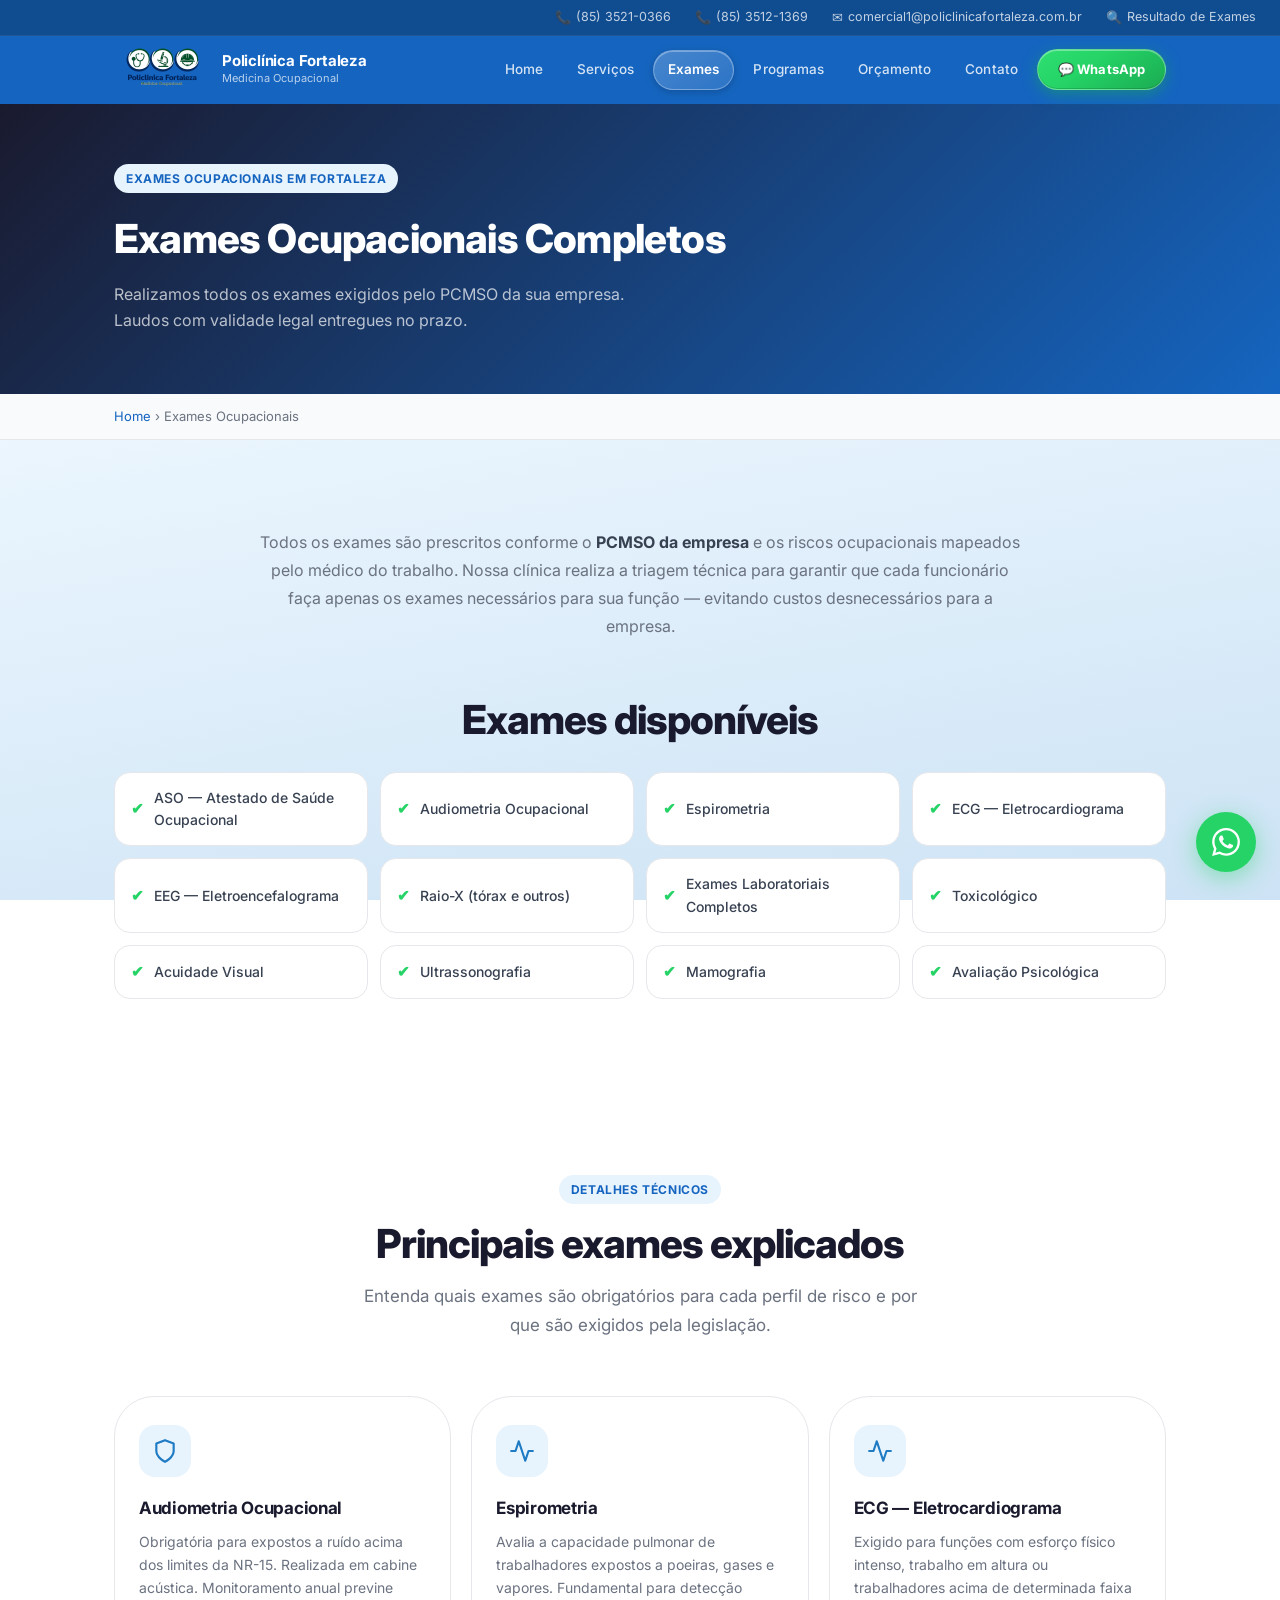
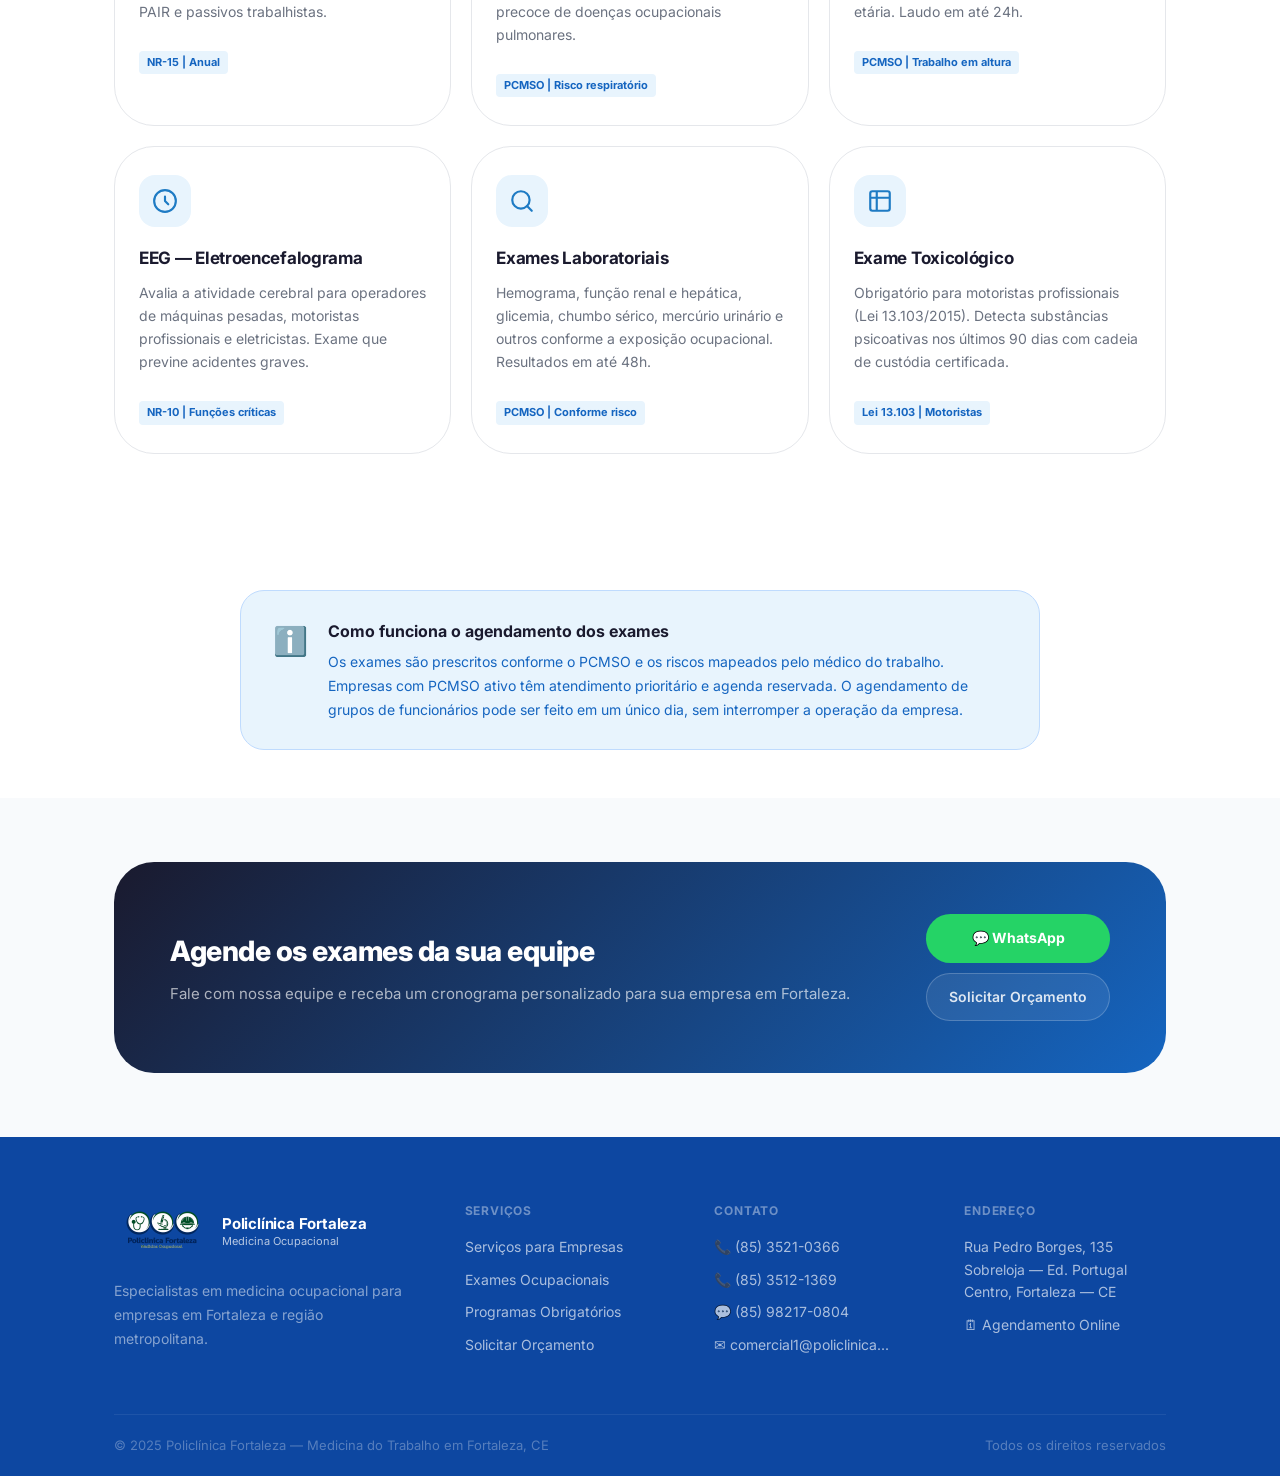
<file: index2.html>
﻿<!DOCTYPE html>
<html lang="pt-BR">
<head>
  <meta charset="UTF-8">
  <meta name="viewport" content="width=device-width, initial-scale=1.0">
  <title>Exames Ocupacionais em Fortaleza | Policlínica Fortaleza</title>
  <meta name="description" content="Exames ocupacionais completos em Fortaleza: audiometria, espirometria, ECG, EEG, toxicológico, laboratoriais e mais. Laudos integrados ao PCMSO da empresa.">
  <link rel="stylesheet" href="style.css?v=3">
</head>
<body>

<header class="site-header">
  <div class="header-strip">
    <a href="tel:+558535210366"><span class="strip-icon">📞</span> (85) 3521-0366</a>
    <a href="tel:+558535121369"><span class="strip-icon">📞</span> (85) 3512-1369</a>
    <a href="mailto:comercial1@policlinicafortaleza.com.br"><span class="strip-icon">✉</span> comercial1@policlinicafortaleza.com.br</a>
    <a href="https://www.amplus-tecnologia.com.br/clinica/resultadosexames/index.php?xi=4" target="_blank" rel="noopener"><span class="strip-icon">🔍</span> Resultado de Exames</a>
  </div>
  <div class="header-main container">
    <div class="logo-wrap">
      <img src="logo.png" alt="Policlínica Fortaleza" class="logo-icon">
      <div class="logo-text"><strong>Policlínica Fortaleza</strong><span>Medicina Ocupacional</span></div>
    </div>
    <nav class="main-nav" role="navigation">
      <a href="index.html">Home</a>
      <a href="index1.html">Serviços</a>
      <a href="index2.html" class="active">Exames</a>
      <a href="index3.html">Programas</a>
      <a href="index4.html">Orçamento</a>
      <a href="index5.html">Contato</a>
      <a href="https://wa.me/5585982170804?text=Ol%C3%A1%21+Gostaria+de+um+or%C3%A7amento+para+medicina+do+trabalho+para+minha+empresa." class="header-cta" target="_blank" rel="noopener">💬 WhatsApp</a>
    </nav>
  </div>
</header>

<div class="page-hero">
  <div class="container">
    <span class="tag" style="margin-bottom:14px;display:inline-flex;">Exames Ocupacionais em Fortaleza</span>
    <h1>Exames Ocupacionais Completos</h1>
    <p>Realizamos todos os exames exigidos pelo PCMSO da sua empresa. Laudos com validade legal entregues no prazo.</p>
  </div>
</div>
<div class="breadcrumb"><div class="container"><a href="index.html">Home</a> › Exames Ocupacionais</div></div>

<section class="section">
  <div class="container">
    <p style="font-size:16px;color:var(--text-3);max-width:760px;margin:0 auto 56px;text-align:center;line-height:1.75;">
      Todos os exames são prescritos conforme o <strong style="color:var(--text-2);">PCMSO da empresa</strong> e os riscos ocupacionais mapeados pelo médico do trabalho. Nossa clínica realiza a triagem técnica para garantir que cada funcionário faça apenas os exames necessários para sua função — evitando custos desnecessários para a empresa.
    </p>
    <div class="section-header" style="margin-bottom:28px;">
      <h2>Exames disponíveis</h2>
    </div>
    <div class="exam-grid">
      <div class="exam-item"><span class="exam-check">✔</span> ASO — Atestado de Saúde Ocupacional</div>
      <div class="exam-item"><span class="exam-check">✔</span> Audiometria Ocupacional</div>
      <div class="exam-item"><span class="exam-check">✔</span> Espirometria</div>
      <div class="exam-item"><span class="exam-check">✔</span> ECG — Eletrocardiograma</div>
      <div class="exam-item"><span class="exam-check">✔</span> EEG — Eletroencefalograma</div>
      <div class="exam-item"><span class="exam-check">✔</span> Raio-X (tórax e outros)</div>
      <div class="exam-item"><span class="exam-check">✔</span> Exames Laboratoriais Completos</div>
      <div class="exam-item"><span class="exam-check">✔</span> Toxicológico</div>
      <div class="exam-item"><span class="exam-check">✔</span> Acuidade Visual</div>
      <div class="exam-item"><span class="exam-check">✔</span> Ultrassonografia</div>
      <div class="exam-item"><span class="exam-check">✔</span> Mamografia</div>
      <div class="exam-item"><span class="exam-check">✔</span> Avaliação Psicológica</div>
    </div>
  </div>
</section>

<section class="section section-alt">
  <div class="container">
    <div class="section-header">
      <span class="tag">Detalhes técnicos</span>
      <h2>Principais exames explicados</h2>
      <p>Entenda quais exames são obrigatórios para cada perfil de risco e por que são exigidos pela legislação.</p>
    </div>
    <div class="services-grid">
      <div class="service-card">
        <div class="service-icon">
          <svg viewBox="0 0 24 24" fill="none" stroke="#1E7BC4" stroke-width="2" stroke-linecap="round" stroke-linejoin="round"><path d="M12 22s8-4 8-10V5l-8-3-8 3v7c0 6 8 10 8 10z"/></svg>
        </div>
        <h3>Audiometria Ocupacional</h3>
        <p>Obrigatória para expostos a ruído acima dos limites da NR-15. Realizada em cabine acústica. Monitoramento anual previne PAIR e passivos trabalhistas.</p>
        <span style="display:inline-block;margin-top:10px;font-size:11px;font-weight:700;color:var(--navy-mid);background:var(--blue-light);padding:3px 8px;border-radius:4px;">NR-15 | Anual</span>
      </div>
      <div class="service-card">
        <div class="service-icon">
          <svg viewBox="0 0 24 24" fill="none" stroke="#1E7BC4" stroke-width="2" stroke-linecap="round" stroke-linejoin="round"><path d="M22 12h-4l-3 9L9 3l-3 9H2"/></svg>
        </div>
        <h3>Espirometria</h3>
        <p>Avalia a capacidade pulmonar de trabalhadores expostos a poeiras, gases e vapores. Fundamental para detecção precoce de doenças ocupacionais pulmonares.</p>
        <span style="display:inline-block;margin-top:10px;font-size:11px;font-weight:700;color:var(--navy-mid);background:var(--blue-light);padding:3px 8px;border-radius:4px;">PCMSO | Risco respiratório</span>
      </div>
      <div class="service-card">
        <div class="service-icon">
          <svg viewBox="0 0 24 24" fill="none" stroke="#1E7BC4" stroke-width="2" stroke-linecap="round" stroke-linejoin="round"><polyline points="22 12 18 12 15 21 9 3 6 12 2 12"/></svg>
        </div>
        <h3>ECG — Eletrocardiograma</h3>
        <p>Exigido para funções com esforço físico intenso, trabalho em altura ou trabalhadores acima de determinada faixa etária. Laudo em até 24h.</p>
        <span style="display:inline-block;margin-top:10px;font-size:11px;font-weight:700;color:var(--navy-mid);background:var(--blue-light);padding:3px 8px;border-radius:4px;">PCMSO | Trabalho em altura</span>
      </div>
      <div class="service-card">
        <div class="service-icon">
          <svg viewBox="0 0 24 24" fill="none" stroke="#1E7BC4" stroke-width="2" stroke-linecap="round" stroke-linejoin="round"><circle cx="12" cy="12" r="10"/><path d="M12 8v4l3 3"/></svg>
        </div>
        <h3>EEG — Eletroencefalograma</h3>
        <p>Avalia a atividade cerebral para operadores de máquinas pesadas, motoristas profissionais e eletricistas. Exame que previne acidentes graves.</p>
        <span style="display:inline-block;margin-top:10px;font-size:11px;font-weight:700;color:var(--navy-mid);background:var(--blue-light);padding:3px 8px;border-radius:4px;">NR-10 | Funções críticas</span>
      </div>
      <div class="service-card">
        <div class="service-icon">
          <svg viewBox="0 0 24 24" fill="none" stroke="#1E7BC4" stroke-width="2" stroke-linecap="round" stroke-linejoin="round"><circle cx="11" cy="11" r="8"/><line x1="21" y1="21" x2="16.65" y2="16.65"/></svg>
        </div>
        <h3>Exames Laboratoriais</h3>
        <p>Hemograma, função renal e hepática, glicemia, chumbo sérico, mercúrio urinário e outros conforme a exposição ocupacional. Resultados em até 48h.</p>
        <span style="display:inline-block;margin-top:10px;font-size:11px;font-weight:700;color:var(--navy-mid);background:var(--blue-light);padding:3px 8px;border-radius:4px;">PCMSO | Conforme risco</span>
      </div>
      <div class="service-card">
        <div class="service-icon">
          <svg viewBox="0 0 24 24" fill="none" stroke="#1E7BC4" stroke-width="2" stroke-linecap="round" stroke-linejoin="round"><path d="M9 3H5a2 2 0 00-2 2v4m6-6h10a2 2 0 012 2v4M9 3v18m0 0h10a2 2 0 002-2V9M9 21H5a2 2 0 01-2-2V9m0 0h18"/></svg>
        </div>
        <h3>Exame Toxicológico</h3>
        <p>Obrigatório para motoristas profissionais (Lei 13.103/2015). Detecta substâncias psicoativas nos últimos 90 dias com cadeia de custódia certificada.</p>
        <span style="display:inline-block;margin-top:10px;font-size:11px;font-weight:700;color:var(--navy-mid);background:var(--blue-light);padding:3px 8px;border-radius:4px;">Lei 13.103 | Motoristas</span>
      </div>
    </div>
  </div>
</section>

<div style="padding:48px 0;background:var(--white);">
  <div class="container">
    <div style="background:var(--blue-light);border:1.5px solid #bfdbfe;border-radius:var(--r-lg);padding:28px 32px;max-width:800px;margin:0 auto;display:flex;gap:20px;align-items:flex-start;">
      <div style="font-size:28px;flex-shrink:0;">ℹ️</div>
      <div>
        <strong style="display:block;font-size:16px;color:var(--navy);margin-bottom:6px;">Como funciona o agendamento dos exames</strong>
        <p style="font-size:14px;color:var(--navy-mid);line-height:1.7;margin:0;">Os exames são prescritos conforme o PCMSO e os riscos mapeados pelo médico do trabalho. Empresas com PCMSO ativo têm atendimento prioritário e agenda reservada. O agendamento de grupos de funcionários pode ser feito em um único dia, sem interromper a operação da empresa.</p>
      </div>
    </div>
  </div>
</div>

<section style="padding:64px 0;background:var(--bg);">
  <div class="container">
    <div class="cta-split">
      <div>
        <h2>Agende os exames da sua equipe</h2>
        <p>Fale com nossa equipe e receba um cronograma personalizado para sua empresa em Fortaleza.</p>
      </div>
      <div class="cta-split-btns">
        <a href="https://wa.me/5585982170804?text=Ol%C3%A1%21+Gostaria+de+um+or%C3%A7amento+para+medicina+do+trabalho+para+minha+empresa." class="btn-wa" target="_blank" rel="noopener">💬 WhatsApp</a>
        <a href="index4.html" class="btn-outline-white">Solicitar Orçamento</a>
      </div>
    </div>
  </div>
</section>

<footer class="site-footer">
  <div class="container">
    <div class="footer-main">
      <div class="footer-brand"><div class="logo-wrap"><img src="logo.png" alt="Policlínica Fortaleza" class="logo-icon"><div class="logo-text"><strong>Policlínica Fortaleza</strong><span>Medicina Ocupacional</span></div></div><p>Especialistas em medicina ocupacional para empresas em Fortaleza e região metropolitana.</p></div>
      <div class="footer-col"><h5>Serviços</h5><a href="index1.html">Serviços para Empresas</a><a href="index2.html">Exames Ocupacionais</a><a href="index3.html">Programas Obrigatórios</a><a href="index4.html">Solicitar Orçamento</a></div>
      <div class="footer-col"><h5>Contato</h5><a href="tel:+558535210366">📞 (85) 3521-0366</a><a href="tel:+558535121369">📞 (85) 3512-1369</a><a href="https://wa.me/5585982170804?text=Ol%C3%A1%21+Gostaria+de+um+or%C3%A7amento+para+medicina+do+trabalho+para+minha+empresa." target="_blank" rel="noopener">💬 (85) 98217-0804</a><a href="mailto:comercial1@policlinicafortaleza.com.br">✉ comercial1@policlinica...</a></div>
      <div class="footer-col"><h5>Endereço</h5><a href="https://maps.google.com/?q=Rua+Pedro+Borges+135+Centro+Fortaleza" target="_blank" rel="noopener">Rua Pedro Borges, 135<br>Sobreloja — Ed. Portugal<br>Centro, Fortaleza — CE</a><a href="https://www.amplus-tecnologia.com.br/clinica/agendamento.php?xi=4" target="_blank" rel="noopener" style="margin-top:10px;">🗓 Agendamento Online</a></div>
    </div>
    <div class="footer-bottom"><span>© 2025 Policlínica Fortaleza — Medicina do Trabalho em Fortaleza, CE</span><span>Todos os direitos reservados</span></div>
  </div>
</footer>
<a href="https://wa.me/5585982170804?text=Ol%C3%A1%21+Gostaria+de+um+or%C3%A7amento+para+medicina+do+trabalho+para+minha+empresa." class="wa-fab" target="_blank" rel="noopener" aria-label="WhatsApp"><svg xmlns="http://www.w3.org/2000/svg" viewBox="0 0 24 24"><path d="M17.472 14.382c-.297-.149-1.758-.867-2.03-.967-.273-.099-.471-.148-.67.15-.197.297-.767.966-.94 1.164-.173.199-.347.223-.644.075-.297-.15-1.255-.463-2.39-1.475-.883-.788-1.48-1.761-1.653-2.059-.173-.297-.018-.458.13-.606.134-.133.298-.347.446-.52.149-.174.198-.298.298-.497.099-.198.05-.371-.025-.52-.075-.149-.669-1.612-.916-2.207-.242-.579-.487-.5-.669-.51-.173-.008-.371-.01-.57-.01-.198 0-.52.074-.792.372-.272.297-1.04 1.016-1.04 2.479 0 1.462 1.065 2.875 1.213 3.074.149.198 2.096 3.2 5.077 4.487.709.306 1.262.489 1.694.625.712.227 1.36.195 1.871.118.571-.085 1.758-.719 2.006-1.413.248-.694.248-1.289.173-1.413-.074-.124-.272-.198-.57-.347m-5.421 7.403h-.004a9.87 9.87 0 01-5.031-1.378l-.361-.214-3.741.982.998-3.648-.235-.374a9.86 9.86 0 01-1.51-5.26c.001-5.45 4.436-9.884 9.888-9.884 2.64 0 5.122 1.03 6.988 2.898a9.825 9.825 0 012.893 6.994c-.003 5.45-4.437 9.884-9.885 9.884m8.413-18.297A11.815 11.815 0 0012.05 0C5.495 0 .16 5.335.157 11.892c0 2.096.547 4.142 1.588 5.945L.057 24l6.305-1.654a11.882 11.882 0 005.683 1.448h.005c6.554 0 11.89-5.335 11.893-11.893a11.821 11.821 0 00-3.48-8.413z"/></svg></a>
</body>
</html>
</file>
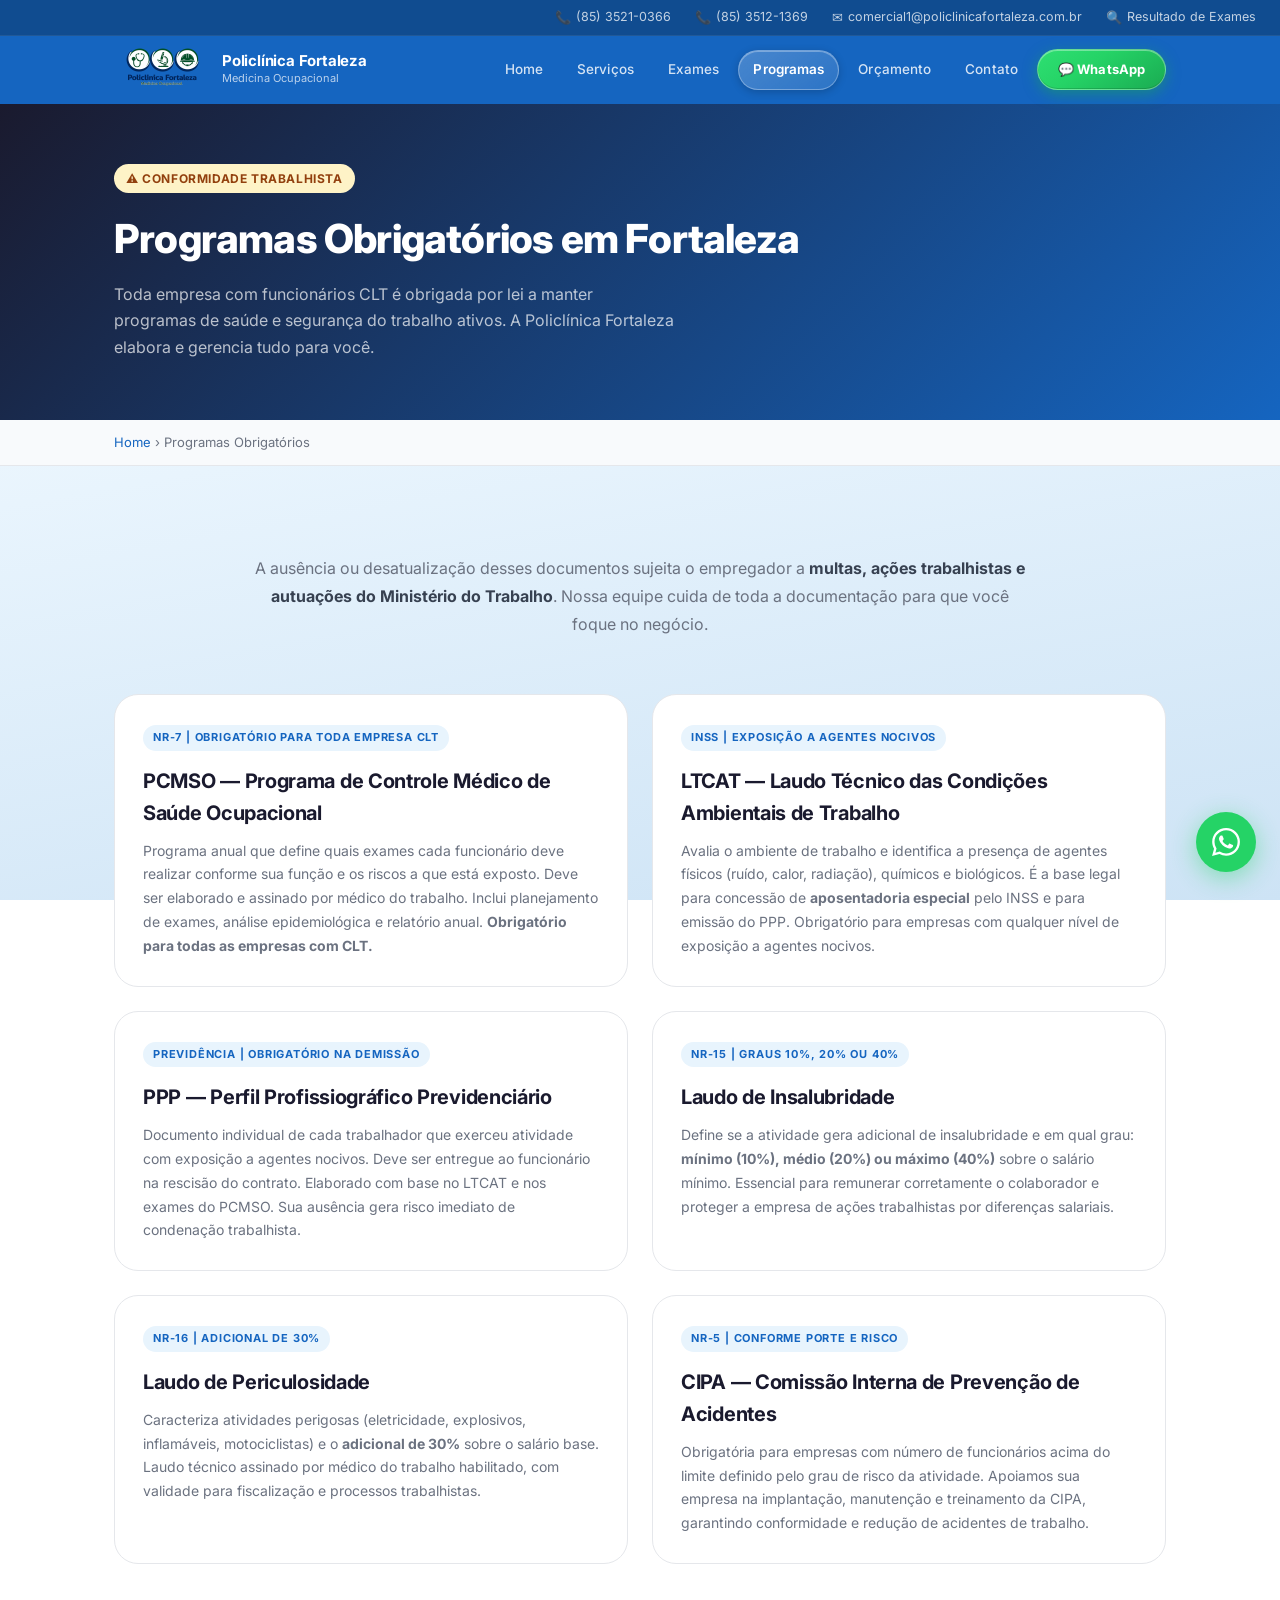
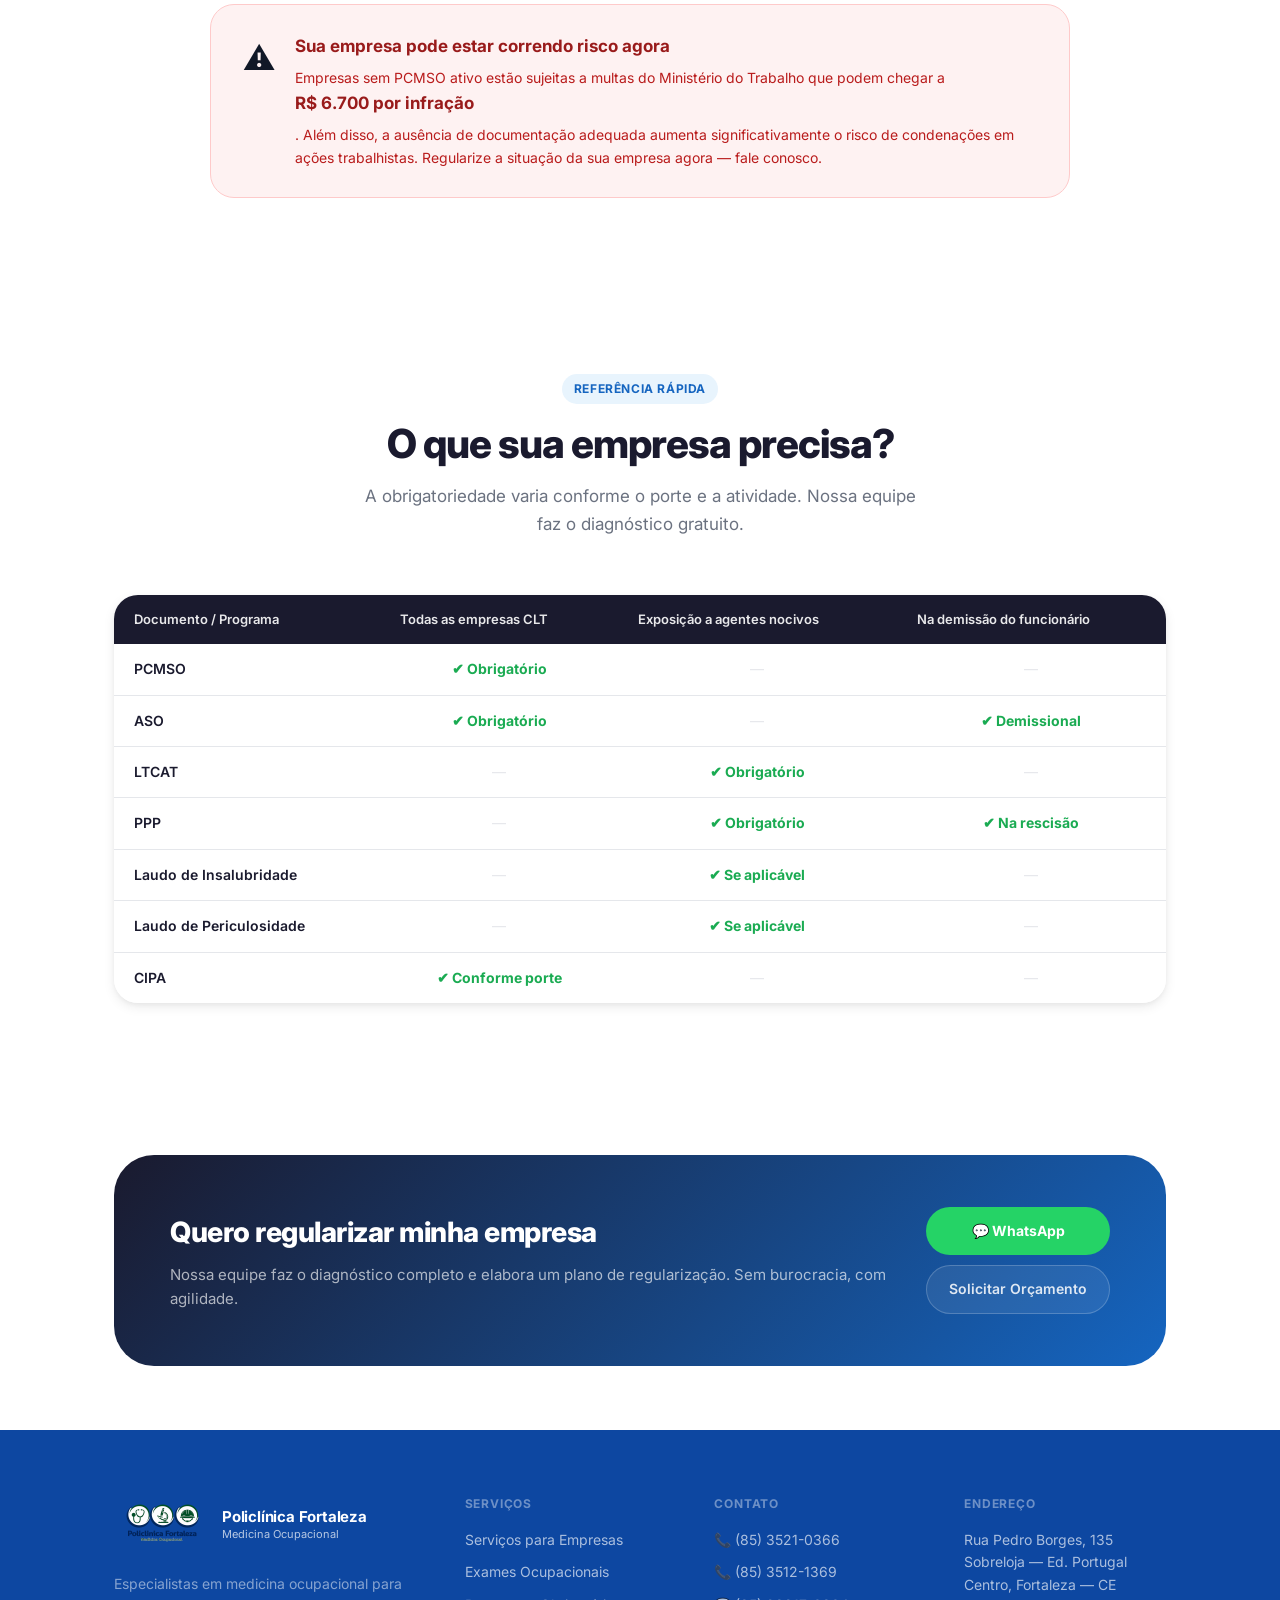
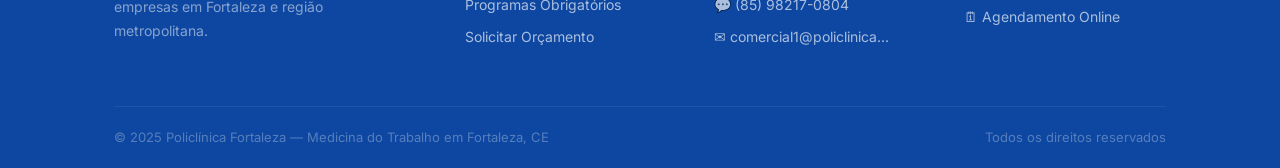
<file: index3.html>
﻿<!DOCTYPE html>
<html lang="pt-BR">
<head>
  <meta charset="UTF-8">
  <meta name="viewport" content="width=device-width, initial-scale=1.0">
  <title>PCMSO, LTCAT e Programas Obrigatórios em Fortaleza | Policlínica Fortaleza</title>
  <meta name="description" content="Sua empresa dentro da lei. PCMSO, LTCAT, PPP, Laudo de Insalubridade e mais. Elaboramos e gerenciamos os programas obrigatórios para empresas em Fortaleza.">
  <link rel="stylesheet" href="style.css?v=3">
</head>
<body>

<header class="site-header">
  <div class="header-strip">
    <a href="tel:+558535210366"><span class="strip-icon">📞</span> (85) 3521-0366</a>
    <a href="tel:+558535121369"><span class="strip-icon">📞</span> (85) 3512-1369</a>
    <a href="mailto:comercial1@policlinicafortaleza.com.br"><span class="strip-icon">✉</span> comercial1@policlinicafortaleza.com.br</a>
    <a href="https://www.amplus-tecnologia.com.br/clinica/resultadosexames/index.php?xi=4" target="_blank" rel="noopener"><span class="strip-icon">🔍</span> Resultado de Exames</a>
  </div>
  <div class="header-main container">
    <div class="logo-wrap">
      <img src="logo.png" alt="Policlínica Fortaleza" class="logo-icon">
      <div class="logo-text"><strong>Policlínica Fortaleza</strong><span>Medicina Ocupacional</span></div>
    </div>
    <nav class="main-nav" role="navigation">
      <a href="index.html">Home</a>
      <a href="index1.html">Serviços</a>
      <a href="index2.html">Exames</a>
      <a href="index3.html" class="active">Programas</a>
      <a href="index4.html">Orçamento</a>
      <a href="index5.html">Contato</a>
      <a href="https://wa.me/5585982170804?text=Ol%C3%A1%21+Gostaria+de+um+or%C3%A7amento+para+medicina+do+trabalho+para+minha+empresa." class="header-cta" target="_blank" rel="noopener">💬 WhatsApp</a>
    </nav>
  </div>
</header>

<div class="page-hero">
  <div class="container">
    <span class="tag amber" style="margin-bottom:14px;display:inline-flex;">⚠️ Conformidade Trabalhista</span>
    <h1>Programas Obrigatórios em Fortaleza</h1>
    <p>Toda empresa com funcionários CLT é obrigada por lei a manter programas de saúde e segurança do trabalho ativos. A Policlínica Fortaleza elabora e gerencia tudo para você.</p>
  </div>
</div>
<div class="breadcrumb"><div class="container"><a href="index.html">Home</a> › Programas Obrigatórios</div></div>

<section class="section">
  <div class="container">
    <p style="font-size:16px;color:var(--text-3);max-width:780px;margin:0 auto 56px;text-align:center;line-height:1.75;">
      A ausência ou desatualização desses documentos sujeita o empregador a <strong style="color:var(--text-2);">multas, ações trabalhistas e autuações do Ministério do Trabalho</strong>. Nossa equipe cuida de toda a documentação para que você foque no negócio.
    </p>
    <div class="programs-grid">

      <div class="program-card">
        <div class="program-num">NR-7 | Obrigatório para toda empresa CLT</div>
        <h3>PCMSO — Programa de Controle Médico de Saúde Ocupacional</h3>
        <p>Programa anual que define quais exames cada funcionário deve realizar conforme sua função e os riscos a que está exposto. Deve ser elaborado e assinado por médico do trabalho. Inclui planejamento de exames, análise epidemiológica e relatório anual. <strong>Obrigatório para todas as empresas com CLT.</strong></p>
      </div>

      <div class="program-card">
        <div class="program-num">INSS | Exposição a agentes nocivos</div>
        <h3>LTCAT — Laudo Técnico das Condições Ambientais de Trabalho</h3>
        <p>Avalia o ambiente de trabalho e identifica a presença de agentes físicos (ruído, calor, radiação), químicos e biológicos. É a base legal para concessão de <strong>aposentadoria especial</strong> pelo INSS e para emissão do PPP. Obrigatório para empresas com qualquer nível de exposição a agentes nocivos.</p>
      </div>

      <div class="program-card">
        <div class="program-num">Previdência | Obrigatório na demissão</div>
        <h3>PPP — Perfil Profissiográfico Previdenciário</h3>
        <p>Documento individual de cada trabalhador que exerceu atividade com exposição a agentes nocivos. Deve ser entregue ao funcionário na rescisão do contrato. Elaborado com base no LTCAT e nos exames do PCMSO. Sua ausência gera risco imediato de condenação trabalhista.</p>
      </div>

      <div class="program-card">
        <div class="program-num">NR-15 | Graus 10%, 20% ou 40%</div>
        <h3>Laudo de Insalubridade</h3>
        <p>Define se a atividade gera adicional de insalubridade e em qual grau: <strong>mínimo (10%), médio (20%) ou máximo (40%)</strong> sobre o salário mínimo. Essencial para remunerar corretamente o colaborador e proteger a empresa de ações trabalhistas por diferenças salariais.</p>
      </div>

      <div class="program-card">
        <div class="program-num">NR-16 | Adicional de 30%</div>
        <h3>Laudo de Periculosidade</h3>
        <p>Caracteriza atividades perigosas (eletricidade, explosivos, inflamáveis, motociclistas) e o <strong>adicional de 30%</strong> sobre o salário base. Laudo técnico assinado por médico do trabalho habilitado, com validade para fiscalização e processos trabalhistas.</p>
      </div>

      <div class="program-card">
        <div class="program-num">NR-5 | Conforme porte e risco</div>
        <h3>CIPA — Comissão Interna de Prevenção de Acidentes</h3>
        <p>Obrigatória para empresas com número de funcionários acima do limite definido pelo grau de risco da atividade. Apoiamos sua empresa na implantação, manutenção e treinamento da CIPA, garantindo conformidade e redução de acidentes de trabalho.</p>
      </div>

    </div>

    <div class="alert-risk">
      <div class="alert-icon">⚠️</div>
      <div class="alert-body">
        <strong>Sua empresa pode estar correndo risco agora</strong>
        <p>Empresas sem PCMSO ativo estão sujeitas a multas do Ministério do Trabalho que podem chegar a <strong>R$ 6.700 por infração</strong>. Além disso, a ausência de documentação adequada aumenta significativamente o risco de condenações em ações trabalhistas. Regularize a situação da sua empresa agora — fale conosco.</p>
      </div>
    </div>
  </div>
</section>

<section class="section section-alt">
  <div class="container">
    <div class="section-header">
      <span class="tag">Referência rápida</span>
      <h2>O que sua empresa precisa?</h2>
      <p>A obrigatoriedade varia conforme o porte e a atividade. Nossa equipe faz o diagnóstico gratuito.</p>
    </div>
    <div class="table-wrap">
      <table class="obrig-table">
        <thead>
          <tr>
            <th>Documento / Programa</th>
            <th>Todas as empresas CLT</th>
            <th>Exposição a agentes nocivos</th>
            <th>Na demissão do funcionário</th>
          </tr>
        </thead>
        <tbody>
          <tr><td class="t-doc">PCMSO</td><td class="t-yes">✔ Obrigatório</td><td class="t-no">—</td><td class="t-no">—</td></tr>
          <tr><td class="t-doc">ASO</td><td class="t-yes">✔ Obrigatório</td><td class="t-no">—</td><td class="t-yes">✔ Demissional</td></tr>
          <tr><td class="t-doc">LTCAT</td><td class="t-no">—</td><td class="t-yes">✔ Obrigatório</td><td class="t-no">—</td></tr>
          <tr><td class="t-doc">PPP</td><td class="t-no">—</td><td class="t-yes">✔ Obrigatório</td><td class="t-yes">✔ Na rescisão</td></tr>
          <tr><td class="t-doc">Laudo de Insalubridade</td><td class="t-no">—</td><td class="t-yes">✔ Se aplicável</td><td class="t-no">—</td></tr>
          <tr><td class="t-doc">Laudo de Periculosidade</td><td class="t-no">—</td><td class="t-yes">✔ Se aplicável</td><td class="t-no">—</td></tr>
          <tr><td class="t-doc">CIPA</td><td class="t-yes">✔ Conforme porte</td><td class="t-no">—</td><td class="t-no">—</td></tr>
        </tbody>
      </table>
    </div>
  </div>
</section>

<section style="padding:64px 0;">
  <div class="container">
    <div class="cta-split">
      <div>
        <h2>Quero regularizar minha empresa</h2>
        <p>Nossa equipe faz o diagnóstico completo e elabora um plano de regularização. Sem burocracia, com agilidade.</p>
      </div>
      <div class="cta-split-btns">
        <a href="https://wa.me/5585982170804?text=Ol%C3%A1%21+Gostaria+de+um+or%C3%A7amento+para+medicina+do+trabalho+para+minha+empresa." class="btn-wa" target="_blank" rel="noopener">💬 WhatsApp</a>
        <a href="index4.html" class="btn-outline-white">Solicitar Orçamento</a>
      </div>
    </div>
  </div>
</section>

<footer class="site-footer">
  <div class="container">
    <div class="footer-main">
      <div class="footer-brand"><div class="logo-wrap"><img src="logo.png" alt="Policlínica Fortaleza" class="logo-icon"><div class="logo-text"><strong>Policlínica Fortaleza</strong><span>Medicina Ocupacional</span></div></div><p>Especialistas em medicina ocupacional para empresas em Fortaleza e região metropolitana.</p></div>
      <div class="footer-col"><h5>Serviços</h5><a href="index1.html">Serviços para Empresas</a><a href="index2.html">Exames Ocupacionais</a><a href="index3.html">Programas Obrigatórios</a><a href="index4.html">Solicitar Orçamento</a></div>
      <div class="footer-col"><h5>Contato</h5><a href="tel:+558535210366">📞 (85) 3521-0366</a><a href="tel:+558535121369">📞 (85) 3512-1369</a><a href="https://wa.me/5585982170804?text=Ol%C3%A1%21+Gostaria+de+um+or%C3%A7amento+para+medicina+do+trabalho+para+minha+empresa." target="_blank" rel="noopener">💬 (85) 98217-0804</a><a href="mailto:comercial1@policlinicafortaleza.com.br">✉ comercial1@policlinica...</a></div>
      <div class="footer-col"><h5>Endereço</h5><a href="https://maps.google.com/?q=Rua+Pedro+Borges+135+Centro+Fortaleza" target="_blank" rel="noopener">Rua Pedro Borges, 135<br>Sobreloja — Ed. Portugal<br>Centro, Fortaleza — CE</a><a href="https://www.amplus-tecnologia.com.br/clinica/agendamento.php?xi=4" target="_blank" rel="noopener" style="margin-top:10px;">🗓 Agendamento Online</a></div>
    </div>
    <div class="footer-bottom"><span>© 2025 Policlínica Fortaleza — Medicina do Trabalho em Fortaleza, CE</span><span>Todos os direitos reservados</span></div>
  </div>
</footer>
<a href="https://wa.me/5585982170804?text=Ol%C3%A1%21+Gostaria+de+um+or%C3%A7amento+para+medicina+do+trabalho+para+minha+empresa." class="wa-fab" target="_blank" rel="noopener" aria-label="WhatsApp"><svg xmlns="http://www.w3.org/2000/svg" viewBox="0 0 24 24"><path d="M17.472 14.382c-.297-.149-1.758-.867-2.03-.967-.273-.099-.471-.148-.67.15-.197.297-.767.966-.94 1.164-.173.199-.347.223-.644.075-.297-.15-1.255-.463-2.39-1.475-.883-.788-1.48-1.761-1.653-2.059-.173-.297-.018-.458.13-.606.134-.133.298-.347.446-.52.149-.174.198-.298.298-.497.099-.198.05-.371-.025-.52-.075-.149-.669-1.612-.916-2.207-.242-.579-.487-.5-.669-.51-.173-.008-.371-.01-.57-.01-.198 0-.52.074-.792.372-.272.297-1.04 1.016-1.04 2.479 0 1.462 1.065 2.875 1.213 3.074.149.198 2.096 3.2 5.077 4.487.709.306 1.262.489 1.694.625.712.227 1.36.195 1.871.118.571-.085 1.758-.719 2.006-1.413.248-.694.248-1.289.173-1.413-.074-.124-.272-.198-.57-.347m-5.421 7.403h-.004a9.87 9.87 0 01-5.031-1.378l-.361-.214-3.741.982.998-3.648-.235-.374a9.86 9.86 0 01-1.51-5.26c.001-5.45 4.436-9.884 9.888-9.884 2.64 0 5.122 1.03 6.988 2.898a9.825 9.825 0 012.893 6.994c-.003 5.45-4.437 9.884-9.885 9.884m8.413-18.297A11.815 11.815 0 0012.05 0C5.495 0 .16 5.335.157 11.892c0 2.096.547 4.142 1.588 5.945L.057 24l6.305-1.654a11.882 11.882 0 005.683 1.448h.005c6.554 0 11.89-5.335 11.893-11.893a11.821 11.821 0 00-3.48-8.413z"/></svg></a>
</body>
</html>
</file>
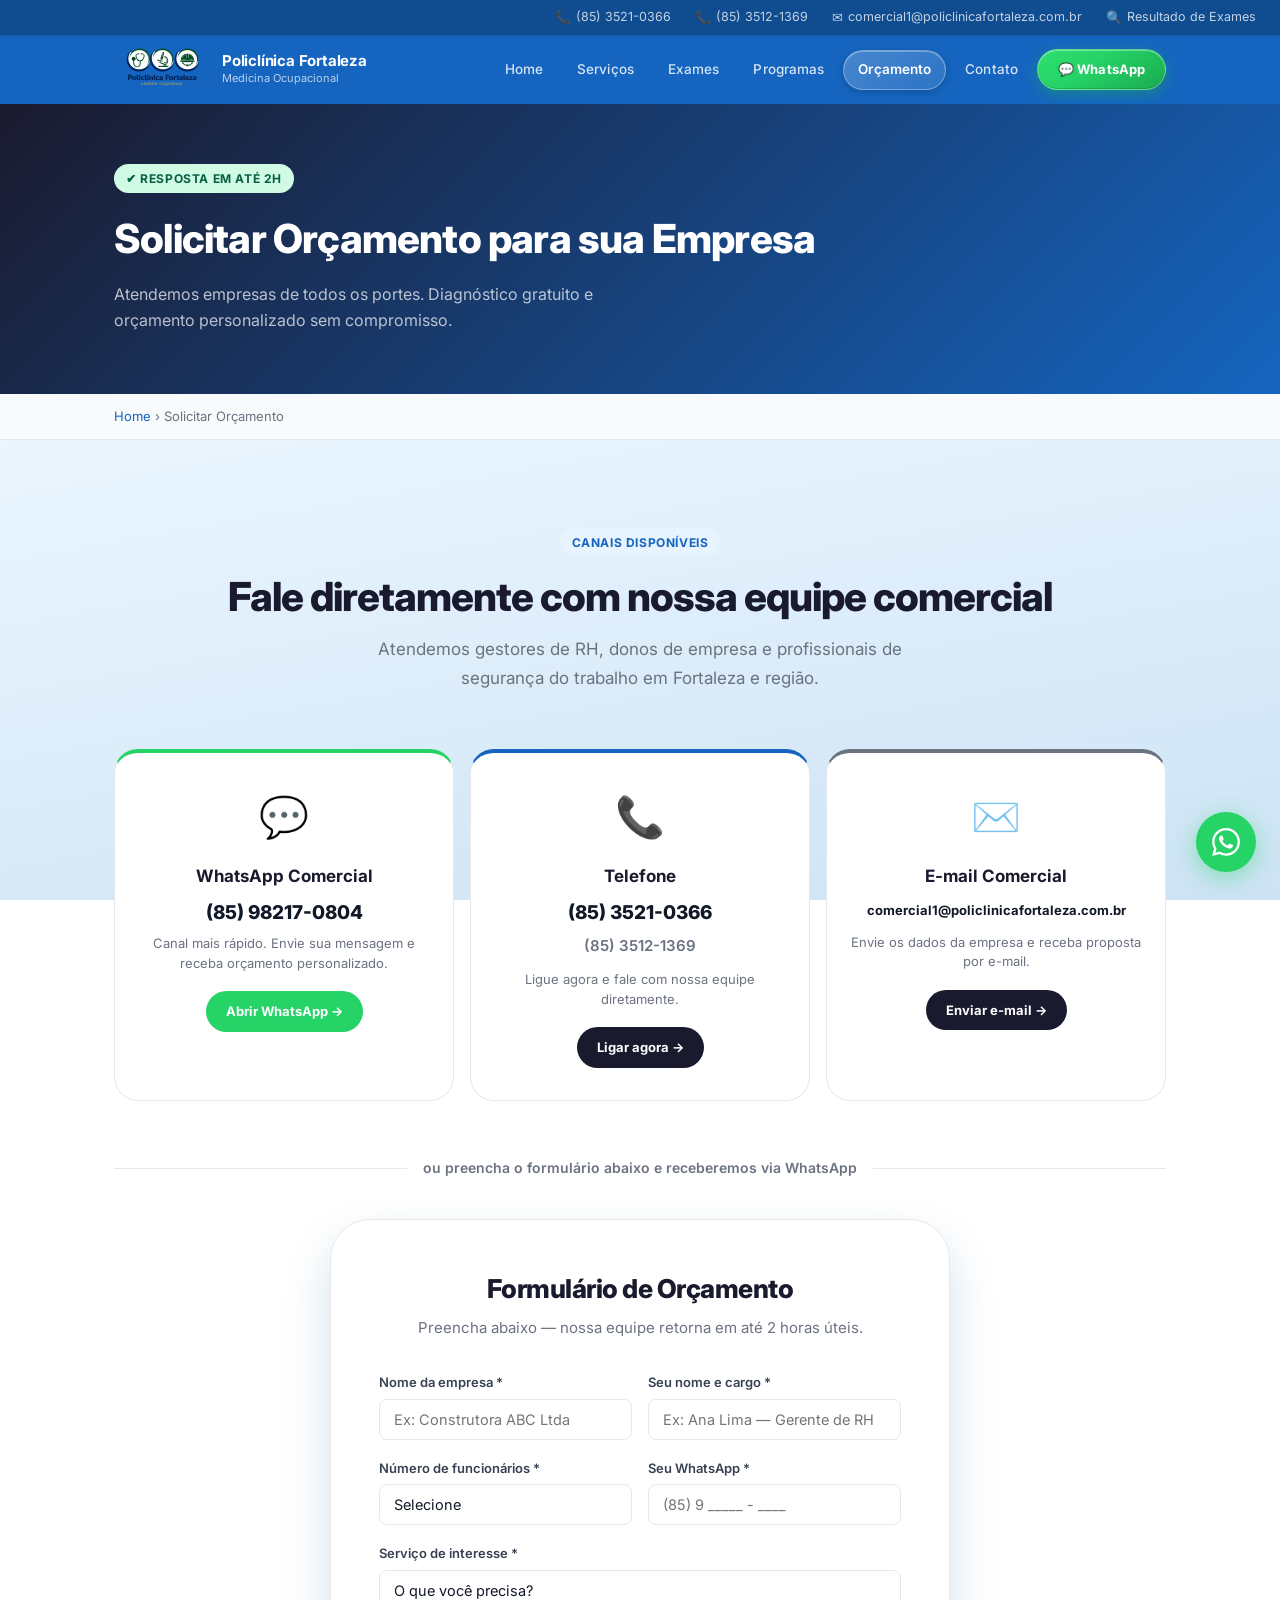
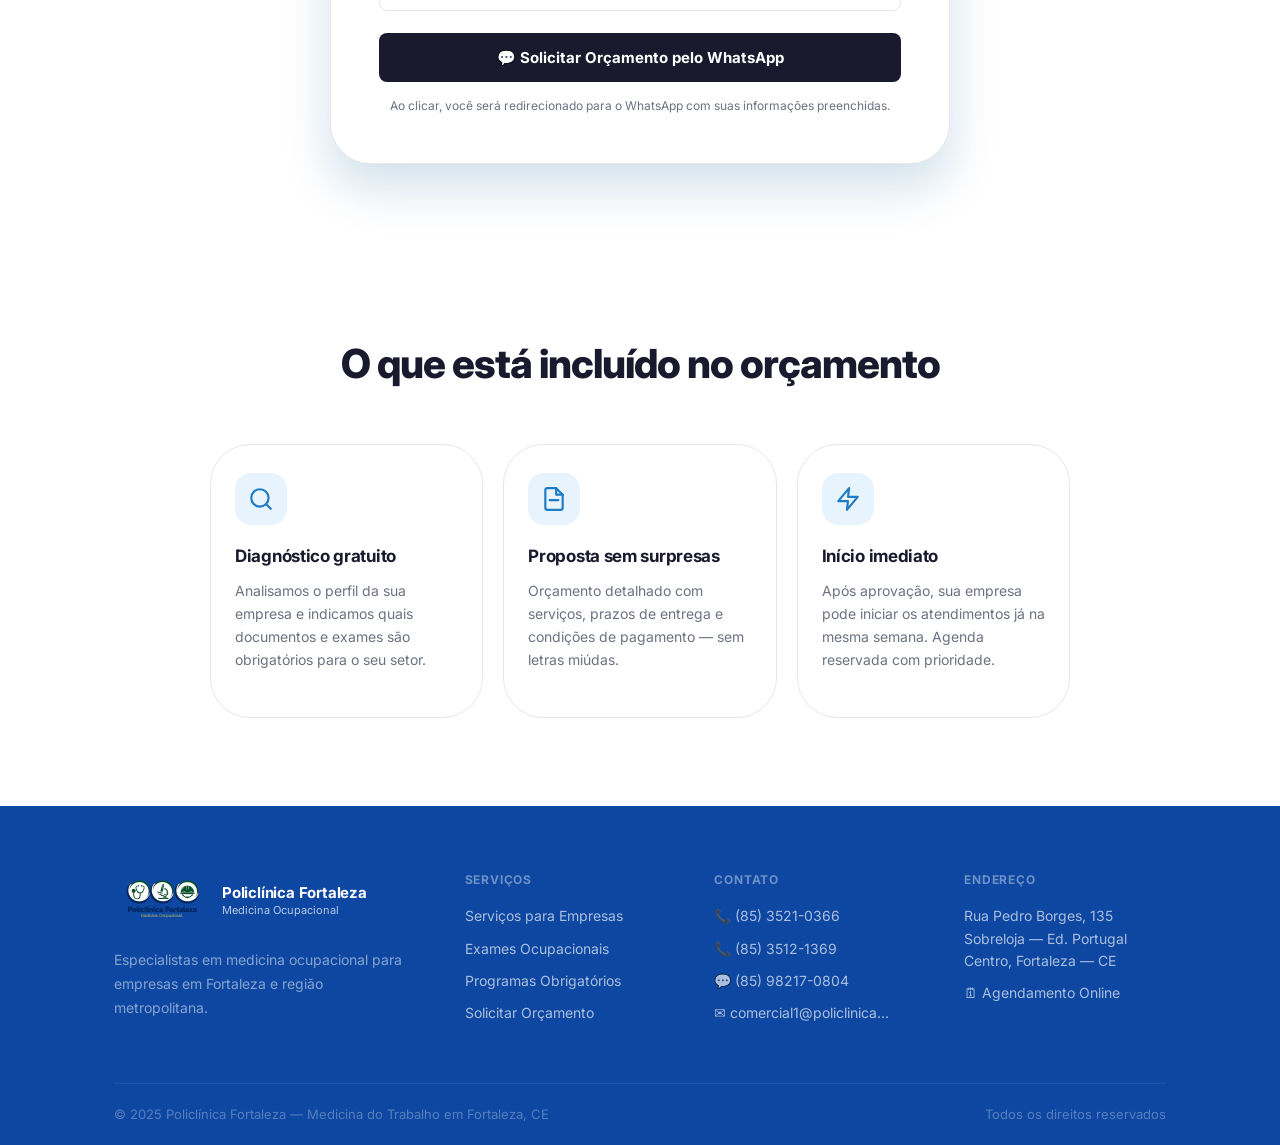
<file: index4.html>
﻿<!DOCTYPE html>
<html lang="pt-BR">
<head>
  <meta charset="UTF-8">
  <meta name="viewport" content="width=device-width, initial-scale=1.0">
  <title>Solicitar Orçamento de Medicina Ocupacional em Fortaleza | Policlínica Fortaleza</title>
  <meta name="description" content="Solicite orçamento de medicina do trabalho para sua empresa em Fortaleza. Resposta em até 2 horas. ASO, PCMSO, LTCAT, exames e laudos.">
  <link rel="stylesheet" href="style.css?v=3">
  <style>
    .contact-options { display: grid; gap: 16px; grid-template-columns: repeat(3, 1fr); margin-bottom: 56px; }
    .co-card {
      background: var(--white);
      border: 1px solid var(--border);
      border-radius: var(--r-lg);
      padding: 32px 24px;
      text-align: center;
      transition: all .2s;
    }
    .co-card:hover { box-shadow: var(--sh-lg); transform: translateY(-3px); }
    .co-card.wa { border-top: 4px solid var(--green-wa); }
    .co-card.blue { border-top: 4px solid var(--blue); }
    .co-card.gray { border-top: 4px solid var(--text-3); }
    .co-icon { font-size: 40px; margin-bottom: 14px; }
    .co-card h3 { font-size: 17px; font-weight: 700; color: var(--navy); margin-bottom: 6px; }
    .co-card .co-num { font-size: 19px; font-weight: 800; color: var(--text); margin: 8px 0 6px; }
    .co-card p { font-size: 13px; color: var(--text-3); margin-bottom: 18px; line-height: 1.5; }
    .co-btn-wa { display: inline-flex; align-items: center; gap: 6px; background: var(--green-wa); color: #fff; font-size: 13px; font-weight: 700; padding: 10px 20px; border-radius: 50px; }
    .co-btn-wa:hover { background: var(--green-dark); color: #fff; }
    .co-btn-blue { display: inline-flex; align-items: center; gap: 6px; background: var(--navy); color: #fff; font-size: 13px; font-weight: 700; padding: 10px 20px; border-radius: 50px; }
    .co-btn-blue:hover { background: var(--navy-mid); color: #fff; }
    .divider-line { text-align: center; font-size: 14px; font-weight: 600; color: var(--text-3); margin: 0 0 40px; display: flex; align-items: center; gap: 16px; }
    .divider-line::before, .divider-line::after { content: ''; flex: 1; height: 1px; background: var(--border); }
    @media (max-width: 700px) { .contact-options { grid-template-columns: 1fr; } }
  </style>
</head>
<body>

<header class="site-header">
  <div class="header-strip">
    <a href="tel:+558535210366"><span class="strip-icon">📞</span> (85) 3521-0366</a>
    <a href="tel:+558535121369"><span class="strip-icon">📞</span> (85) 3512-1369</a>
    <a href="mailto:comercial1@policlinicafortaleza.com.br"><span class="strip-icon">✉</span> comercial1@policlinicafortaleza.com.br</a>
    <a href="https://www.amplus-tecnologia.com.br/clinica/resultadosexames/index.php?xi=4" target="_blank" rel="noopener"><span class="strip-icon">🔍</span> Resultado de Exames</a>
  </div>
  <div class="header-main container">
    <div class="logo-wrap">
      <img src="logo.png" alt="Policlínica Fortaleza" class="logo-icon">
      <div class="logo-text"><strong>Policlínica Fortaleza</strong><span>Medicina Ocupacional</span></div>
    </div>
    <nav class="main-nav" role="navigation">
      <a href="index.html">Home</a>
      <a href="index1.html">Serviços</a>
      <a href="index2.html">Exames</a>
      <a href="index3.html">Programas</a>
      <a href="index4.html" class="active">Orçamento</a>
      <a href="index5.html">Contato</a>
      <a href="https://wa.me/5585982170804?text=Ol%C3%A1%21+Gostaria+de+um+or%C3%A7amento+para+medicina+do+trabalho+para+minha+empresa." class="header-cta" target="_blank" rel="noopener">💬 WhatsApp</a>
    </nav>
  </div>
</header>

<div class="page-hero">
  <div class="container">
    <span class="tag green" style="margin-bottom:14px;display:inline-flex;">✔ Resposta em até 2h</span>
    <h1>Solicitar Orçamento para sua Empresa</h1>
    <p>Atendemos empresas de todos os portes. Diagnóstico gratuito e orçamento personalizado sem compromisso.</p>
  </div>
</div>
<div class="breadcrumb"><div class="container"><a href="index.html">Home</a> › Solicitar Orçamento</div></div>

<section class="section">
  <div class="container">
    <div class="section-header">
      <span class="tag">Canais disponíveis</span>
      <h2>Fale diretamente com nossa equipe comercial</h2>
      <p>Atendemos gestores de RH, donos de empresa e profissionais de segurança do trabalho em Fortaleza e região.</p>
    </div>

    <div class="contact-options">
      <div class="co-card wa">
        <div class="co-icon">💬</div>
        <h3>WhatsApp Comercial</h3>
        <div class="co-num">(85) 98217-0804</div>
        <p>Canal mais rápido. Envie sua mensagem e receba orçamento personalizado.</p>
        <a href="https://wa.me/5585982170804?text=Ol%C3%A1%21+Gostaria+de+um+or%C3%A7amento+para+medicina+do+trabalho+para+minha+empresa." class="co-btn-wa" target="_blank" rel="noopener">Abrir WhatsApp →</a>
      </div>
      <div class="co-card blue">
        <div class="co-icon">📞</div>
        <h3>Telefone</h3>
        <div class="co-num">(85) 3521-0366</div>
        <div style="font-size:15px;font-weight:600;color:var(--text-3);margin-bottom:12px;">(85) 3512-1369</div>
        <p>Ligue agora e fale com nossa equipe diretamente.</p>
        <a href="tel:+558535210366" class="co-btn-blue">Ligar agora →</a>
      </div>
      <div class="co-card gray">
        <div class="co-icon">✉️</div>
        <h3>E-mail Comercial</h3>
        <div style="font-size:13px;font-weight:700;color:var(--text);margin:10px 0 12px;word-break:break-all;">comercial1@policlinicafortaleza.com.br</div>
        <p>Envie os dados da empresa e receba proposta por e-mail.</p>
        <a href="mailto:comercial1@policlinicafortaleza.com.br?subject=Orçamento%20Medicina%20Ocupacional" class="co-btn-blue">Enviar e-mail →</a>
      </div>
    </div>

    <div class="divider-line">ou preencha o formulário abaixo e receberemos via WhatsApp</div>

    <div class="form-box">
      <h2>Formulário de Orçamento</h2>
      <p class="form-sub">Preencha abaixo — nossa equipe retorna em até 2 horas úteis.</p>
      <form id="form-orc" onsubmit="return enviarWA(event)">
        <div class="form-row">
          <div class="fgroup">
            <label for="empresa">Nome da empresa *</label>
            <input type="text" id="empresa" placeholder="Ex: Construtora ABC Ltda" required>
          </div>
          <div class="fgroup">
            <label for="nome">Seu nome e cargo *</label>
            <input type="text" id="nome" placeholder="Ex: Ana Lima — Gerente de RH" required>
          </div>
        </div>
        <div class="form-row">
          <div class="fgroup">
            <label for="funcionarios">Número de funcionários *</label>
            <select id="funcionarios" required>
              <option value="" disabled selected>Selecione</option>
              <option value="1 a 20 funcionários">1 a 20 funcionários</option>
              <option value="21 a 100 funcionários">21 a 100 funcionários</option>
              <option value="101 a 500 funcionários">101 a 500 funcionários</option>
              <option value="mais de 500 funcionários">Mais de 500 funcionários</option>
            </select>
          </div>
          <div class="fgroup">
            <label for="whatsapp">Seu WhatsApp *</label>
            <input type="tel" id="whatsapp" placeholder="(85) 9 _____ - ____" required>
          </div>
        </div>
        <div class="fgroup">
          <label for="servico">Serviço de interesse *</label>
          <select id="servico" required>
            <option value="" disabled selected>O que você precisa?</option>
            <option value="ASO — Atestados de Saúde Ocupacional">ASO — Atestados de Saúde Ocupacional</option>
            <option value="PCMSO — Programa de Controle Médico">PCMSO — Programa de Controle Médico</option>
            <option value="LTCAT / Laudo de Insalubridade ou Periculosidade">LTCAT / Laudos de Insalubridade / Periculosidade</option>
            <option value="Exames Ocupacionais (admissional, periódico)">Exames Ocupacionais</option>
            <option value="Pacote completo — todos os serviços">Pacote Completo — todos os serviços</option>
          </select>
        </div>
        <button type="submit" class="btn-submit">💬 Solicitar Orçamento pelo WhatsApp</button>
      </form>
      <p style="text-align:center;margin-top:14px;font-size:12px;color:var(--text-3);">Ao clicar, você será redirecionado para o WhatsApp com suas informações preenchidas.</p>
    </div>

  </div>
</section>

<!-- Garantias -->
<section class="section section-alt">
  <div class="container">
    <div class="section-header">
      <h2>O que está incluído no orçamento</h2>
    </div>
    <div class="services-grid" style="max-width:860px;margin:0 auto;">
      <div class="service-card">
        <div class="service-icon"><svg viewBox="0 0 24 24" fill="none" stroke="#1E7BC4" stroke-width="2" stroke-linecap="round" stroke-linejoin="round"><circle cx="11" cy="11" r="8"/><line x1="21" y1="21" x2="16.65" y2="16.65"/></svg></div>
        <h3>Diagnóstico gratuito</h3>
        <p>Analisamos o perfil da sua empresa e indicamos quais documentos e exames são obrigatórios para o seu setor.</p>
      </div>
      <div class="service-card">
        <div class="service-icon"><svg viewBox="0 0 24 24" fill="none" stroke="#1E7BC4" stroke-width="2" stroke-linecap="round" stroke-linejoin="round"><path d="M14 2H6a2 2 0 00-2 2v16a2 2 0 002 2h12a2 2 0 002-2V8z"/><polyline points="14 2 14 8 20 8"/><line x1="16" y1="13" x2="8" y2="13"/></svg></div>
        <h3>Proposta sem surpresas</h3>
        <p>Orçamento detalhado com serviços, prazos de entrega e condições de pagamento — sem letras miúdas.</p>
      </div>
      <div class="service-card">
        <div class="service-icon"><svg viewBox="0 0 24 24" fill="none" stroke="#1E7BC4" stroke-width="2" stroke-linecap="round" stroke-linejoin="round"><polygon points="13 2 3 14 12 14 11 22 21 10 12 10 13 2"/></svg></div>
        <h3>Início imediato</h3>
        <p>Após aprovação, sua empresa pode iniciar os atendimentos já na mesma semana. Agenda reservada com prioridade.</p>
      </div>
    </div>
  </div>
</section>

<footer class="site-footer">
  <div class="container">
    <div class="footer-main">
      <div class="footer-brand"><div class="logo-wrap"><img src="logo.png" alt="Policlínica Fortaleza" class="logo-icon"><div class="logo-text"><strong>Policlínica Fortaleza</strong><span>Medicina Ocupacional</span></div></div><p>Especialistas em medicina ocupacional para empresas em Fortaleza e região metropolitana.</p></div>
      <div class="footer-col"><h5>Serviços</h5><a href="index1.html">Serviços para Empresas</a><a href="index2.html">Exames Ocupacionais</a><a href="index3.html">Programas Obrigatórios</a><a href="index4.html">Solicitar Orçamento</a></div>
      <div class="footer-col"><h5>Contato</h5><a href="tel:+558535210366">📞 (85) 3521-0366</a><a href="tel:+558535121369">📞 (85) 3512-1369</a><a href="https://wa.me/5585982170804?text=Ol%C3%A1%21+Gostaria+de+um+or%C3%A7amento+para+medicina+do+trabalho+para+minha+empresa." target="_blank" rel="noopener">💬 (85) 98217-0804</a><a href="mailto:comercial1@policlinicafortaleza.com.br">✉ comercial1@policlinica...</a></div>
      <div class="footer-col"><h5>Endereço</h5><a href="https://maps.google.com/?q=Rua+Pedro+Borges+135+Centro+Fortaleza" target="_blank" rel="noopener">Rua Pedro Borges, 135<br>Sobreloja — Ed. Portugal<br>Centro, Fortaleza — CE</a><a href="https://www.amplus-tecnologia.com.br/clinica/agendamento.php?xi=4" target="_blank" rel="noopener" style="margin-top:10px;">🗓 Agendamento Online</a></div>
    </div>
    <div class="footer-bottom"><span>© 2025 Policlínica Fortaleza — Medicina do Trabalho em Fortaleza, CE</span><span>Todos os direitos reservados</span></div>
  </div>
</footer>
<a href="https://wa.me/5585982170804?text=Ol%C3%A1%21+Gostaria+de+um+or%C3%A7amento+para+medicina+do+trabalho+para+minha+empresa." class="wa-fab" target="_blank" rel="noopener" aria-label="WhatsApp"><svg xmlns="http://www.w3.org/2000/svg" viewBox="0 0 24 24"><path d="M17.472 14.382c-.297-.149-1.758-.867-2.03-.967-.273-.099-.471-.148-.67.15-.197.297-.767.966-.94 1.164-.173.199-.347.223-.644.075-.297-.15-1.255-.463-2.39-1.475-.883-.788-1.48-1.761-1.653-2.059-.173-.297-.018-.458.13-.606.134-.133.298-.347.446-.52.149-.174.198-.298.298-.497.099-.198.05-.371-.025-.52-.075-.149-.669-1.612-.916-2.207-.242-.579-.487-.5-.669-.51-.173-.008-.371-.01-.57-.01-.198 0-.52.074-.792.372-.272.297-1.04 1.016-1.04 2.479 0 1.462 1.065 2.875 1.213 3.074.149.198 2.096 3.2 5.077 4.487.709.306 1.262.489 1.694.625.712.227 1.36.195 1.871.118.571-.085 1.758-.719 2.006-1.413.248-.694.248-1.289.173-1.413-.074-.124-.272-.198-.57-.347m-5.421 7.403h-.004a9.87 9.87 0 01-5.031-1.378l-.361-.214-3.741.982.998-3.648-.235-.374a9.86 9.86 0 01-1.51-5.26c.001-5.45 4.436-9.884 9.888-9.884 2.64 0 5.122 1.03 6.988 2.898a9.825 9.825 0 012.893 6.994c-.003 5.45-4.437 9.884-9.885 9.884m8.413-18.297A11.815 11.815 0 0012.05 0C5.495 0 .16 5.335.157 11.892c0 2.096.547 4.142 1.588 5.945L.057 24l6.305-1.654a11.882 11.882 0 005.683 1.448h.005c6.554 0 11.89-5.335 11.893-11.893a11.821 11.821 0 00-3.48-8.413z"/></svg></a>

<script>
function enviarWA(e) {
  e.preventDefault();
  const empresa = document.getElementById('empresa').value;
  const nome = document.getElementById('nome').value;
  const func = document.getElementById('funcionarios').value;
  const servico = document.getElementById('servico').value;
  const wa = document.getElementById('whatsapp').value;
  const msg = `Olá! Gostaria de solicitar um orçamento de medicina do trabalho.\n\n*Empresa:* ${empresa}\n*Contato:* ${nome}\n*Funcionários:* ${func}\n*Serviço:* ${servico}\n*Meu WhatsApp:* ${wa}`;
  window.open('https://wa.me/5585982170804?text=' + encodeURIComponent(msg), '_blank');
}
</script>
</body>
</html>
</file>
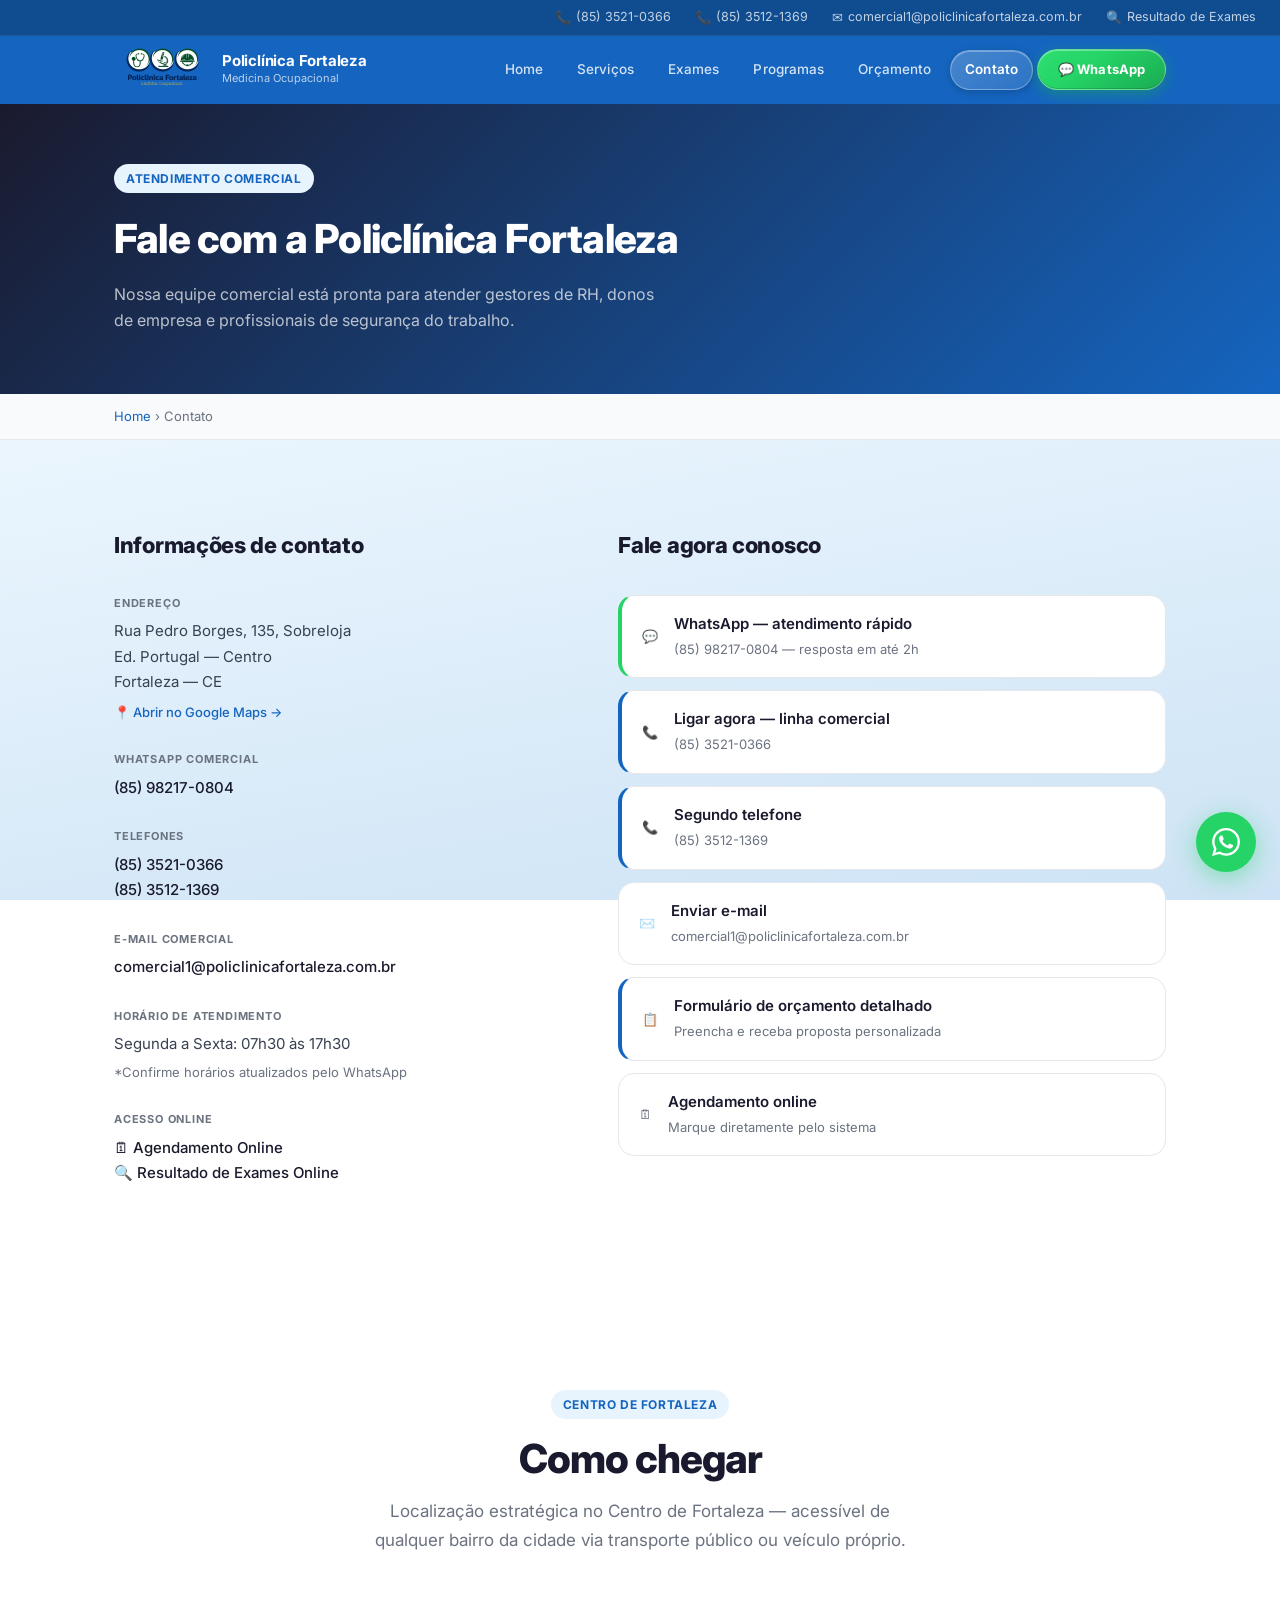
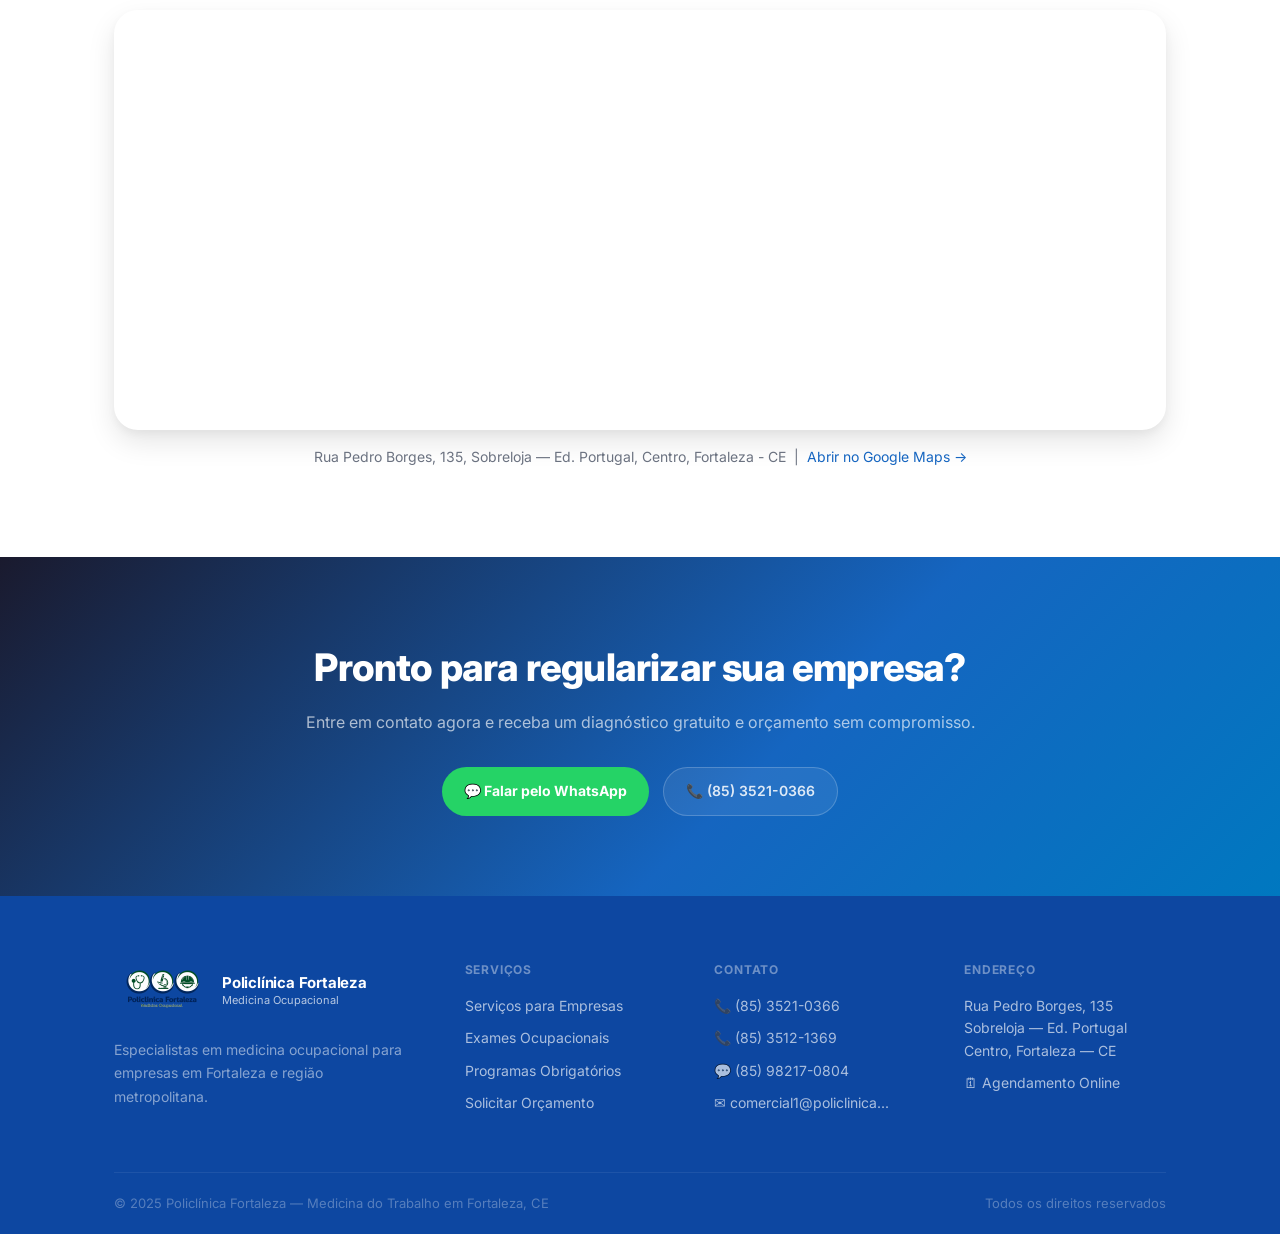
<file: index5.html>
﻿<!DOCTYPE html>
<html lang="pt-BR">
<head>
  <meta charset="UTF-8">
  <meta name="viewport" content="width=device-width, initial-scale=1.0">
  <title>Contato — Medicina do Trabalho em Fortaleza | Policlínica Fortaleza</title>
  <meta name="description" content="Entre em contato com a Policlínica Fortaleza. Medicina ocupacional para empresas em Fortaleza. Rua Pedro Borges, 135, Centro. WhatsApp: (85) 98217-0804.">
  <link rel="stylesheet" href="style.css?v=3">
</head>
<body>

<header class="site-header">
  <div class="header-strip">
    <a href="tel:+558535210366"><span class="strip-icon">📞</span> (85) 3521-0366</a>
    <a href="tel:+558535121369"><span class="strip-icon">📞</span> (85) 3512-1369</a>
    <a href="mailto:comercial1@policlinicafortaleza.com.br"><span class="strip-icon">✉</span> comercial1@policlinicafortaleza.com.br</a>
    <a href="https://www.amplus-tecnologia.com.br/clinica/resultadosexames/index.php?xi=4" target="_blank" rel="noopener"><span class="strip-icon">🔍</span> Resultado de Exames</a>
  </div>
  <div class="header-main container">
    <div class="logo-wrap">
      <img src="logo.png" alt="Policlínica Fortaleza" class="logo-icon">
      <div class="logo-text"><strong>Policlínica Fortaleza</strong><span>Medicina Ocupacional</span></div>
    </div>
    <nav class="main-nav" role="navigation">
      <a href="index.html">Home</a>
      <a href="index1.html">Serviços</a>
      <a href="index2.html">Exames</a>
      <a href="index3.html">Programas</a>
      <a href="index4.html">Orçamento</a>
      <a href="index5.html" class="active">Contato</a>
      <a href="https://wa.me/5585982170804?text=Ol%C3%A1%21+Gostaria+de+um+or%C3%A7amento+para+medicina+do+trabalho+para+minha+empresa." class="header-cta" target="_blank" rel="noopener">💬 WhatsApp</a>
    </nav>
  </div>
</header>

<div class="page-hero">
  <div class="container">
    <span class="tag" style="margin-bottom:14px;display:inline-flex;">Atendimento Comercial</span>
    <h1>Fale com a Policlínica Fortaleza</h1>
    <p>Nossa equipe comercial está pronta para atender gestores de RH, donos de empresa e profissionais de segurança do trabalho.</p>
  </div>
</div>
<div class="breadcrumb"><div class="container"><a href="index.html">Home</a> › Contato</div></div>

<section class="section">
  <div class="container">
    <div class="contact-split">

      <!-- Informações -->
      <div>
        <h2 style="font-size:22px;font-weight:800;color:var(--navy);margin-bottom:32px;letter-spacing:-.3px;">Informações de contato</h2>

        <div class="contact-info-block">
          <h4>Endereço</h4>
          <p>Rua Pedro Borges, 135, Sobreloja<br>Ed. Portugal — Centro<br>Fortaleza — CE</p>
          <a href="https://maps.google.com/?q=Rua+Pedro+Borges+135+Centro+Fortaleza+CE" target="_blank" rel="noopener" style="margin-top:6px;font-size:13px;color:var(--blue);">📍 Abrir no Google Maps →</a>
        </div>

        <div class="contact-info-block">
          <h4>WhatsApp Comercial</h4>
          <a href="https://wa.me/5585982170804?text=Ol%C3%A1%21+Gostaria+de+um+or%C3%A7amento+para+medicina+do+trabalho+para+minha+empresa." target="_blank" rel="noopener">(85) 98217-0804</a>
        </div>

        <div class="contact-info-block">
          <h4>Telefones</h4>
          <a href="tel:+558535210366">(85) 3521-0366</a>
          <a href="tel:+558535121369">(85) 3512-1369</a>
        </div>

        <div class="contact-info-block">
          <h4>E-mail Comercial</h4>
          <a href="mailto:comercial1@policlinicafortaleza.com.br">comercial1@policlinicafortaleza.com.br</a>
        </div>

        <div class="contact-info-block">
          <h4>Horário de atendimento</h4>
          <p>Segunda a Sexta: 07h30 às 17h30</p>
          <p style="font-size:13px;color:var(--text-3);margin-top:4px;">*Confirme horários atualizados pelo WhatsApp</p>
        </div>

        <div class="contact-info-block">
          <h4>Acesso online</h4>
          <a href="https://www.amplus-tecnologia.com.br/clinica/agendamento.php?xi=4" target="_blank" rel="noopener">🗓 Agendamento Online</a>
          <a href="https://www.amplus-tecnologia.com.br/clinica/resultadosexames/index.php?xi=4" target="_blank" rel="noopener">🔍 Resultado de Exames Online</a>
        </div>
      </div>

      <!-- Cards de ação -->
      <div>
        <h2 style="font-size:22px;font-weight:800;color:var(--navy);margin-bottom:32px;letter-spacing:-.3px;">Fale agora conosco</h2>
        <div class="action-cards">
          <a href="https://wa.me/5585982170804?text=Ol%C3%A1%21+Gostaria+de+um+or%C3%A7amento+para+medicina+do+trabalho+para+minha+empresa." class="action-card wa" target="_blank" rel="noopener">
            <span class="action-card-icon">💬</span>
            <div><strong>WhatsApp — atendimento rápido</strong><span>(85) 98217-0804 — resposta em até 2h</span></div>
          </a>
          <a href="tel:+558535210366" class="action-card blue">
            <span class="action-card-icon">📞</span>
            <div><strong>Ligar agora — linha comercial</strong><span>(85) 3521-0366</span></div>
          </a>
          <a href="tel:+558535121369" class="action-card blue">
            <span class="action-card-icon">📞</span>
            <div><strong>Segundo telefone</strong><span>(85) 3512-1369</span></div>
          </a>
          <a href="mailto:comercial1@policlinicafortaleza.com.br?subject=Orçamento%20Medicina%20Ocupacional" class="action-card">
            <span class="action-card-icon">✉️</span>
            <div><strong>Enviar e-mail</strong><span>comercial1@policlinicafortaleza.com.br</span></div>
          </a>
          <a href="index4.html" class="action-card blue">
            <span class="action-card-icon">📋</span>
            <div><strong>Formulário de orçamento detalhado</strong><span>Preencha e receba proposta personalizada</span></div>
          </a>
          <a href="https://www.amplus-tecnologia.com.br/clinica/agendamento.php?xi=4" class="action-card" target="_blank" rel="noopener">
            <span class="action-card-icon">🗓</span>
            <div><strong>Agendamento online</strong><span>Marque diretamente pelo sistema</span></div>
          </a>
        </div>
      </div>

    </div>
  </div>
</section>

<!-- Mapa -->
<section class="section section-alt">
  <div class="container">
    <div class="section-header">
      <span class="tag">Centro de Fortaleza</span>
      <h2>Como chegar</h2>
      <p>Localização estratégica no Centro de Fortaleza — acessível de qualquer bairro da cidade via transporte público ou veículo próprio.</p>
    </div>
    <div class="map-wrap">
      <iframe
        src="https://www.google.com/maps/embed?pb=!1m18!1m12!1m3!1d3981.3!2d-38.5244!3d-3.7265!2m3!1f0!2f0!3f0!3m2!1i1024!2i768!4f13.1!3m3!1m2!1s0x7c74898ddbbfe47%3A0x4f1a2e3d4c5b6a7b!2sRua%20Pedro%20Borges%2C%20135%20-%20Centro%2C%20Fortaleza%20-%20CE!5e0!3m2!1spt-BR!2sbr!4v1700000000000"
        width="100%" height="420" style="border:0;" allowfullscreen="" loading="lazy"
        referrerpolicy="no-referrer-when-downgrade"
        title="Mapa — Policlínica Fortaleza, Rua Pedro Borges 135, Centro, Fortaleza CE">
      </iframe>
    </div>
    <p style="text-align:center;margin-top:16px;font-size:14px;color:var(--text-3);">
      Rua Pedro Borges, 135, Sobreloja — Ed. Portugal, Centro, Fortaleza - CE &nbsp;|&nbsp;
      <a href="https://maps.google.com/?q=Rua+Pedro+Borges+135+Centro+Fortaleza+CE" target="_blank" rel="noopener">Abrir no Google Maps →</a>
    </p>
  </div>
</section>

<section class="cta-full">
  <div class="container">
    <h2>Pronto para regularizar sua empresa?</h2>
    <p>Entre em contato agora e receba um diagnóstico gratuito e orçamento sem compromisso.</p>
    <div class="cta-full-btns">
      <a href="https://wa.me/5585982170804?text=Ol%C3%A1%21+Gostaria+de+um+or%C3%A7amento+para+medicina+do+trabalho+para+minha+empresa." class="btn-wa" target="_blank" rel="noopener">💬 Falar pelo WhatsApp</a>
      <a href="tel:+558535210366" class="btn-outline-white">📞 (85) 3521-0366</a>
    </div>
  </div>
</section>

<footer class="site-footer">
  <div class="container">
    <div class="footer-main">
      <div class="footer-brand"><div class="logo-wrap"><img src="logo.png" alt="Policlínica Fortaleza" class="logo-icon"><div class="logo-text"><strong>Policlínica Fortaleza</strong><span>Medicina Ocupacional</span></div></div><p>Especialistas em medicina ocupacional para empresas em Fortaleza e região metropolitana.</p></div>
      <div class="footer-col"><h5>Serviços</h5><a href="index1.html">Serviços para Empresas</a><a href="index2.html">Exames Ocupacionais</a><a href="index3.html">Programas Obrigatórios</a><a href="index4.html">Solicitar Orçamento</a></div>
      <div class="footer-col"><h5>Contato</h5><a href="tel:+558535210366">📞 (85) 3521-0366</a><a href="tel:+558535121369">📞 (85) 3512-1369</a><a href="https://wa.me/5585982170804?text=Ol%C3%A1%21+Gostaria+de+um+or%C3%A7amento+para+medicina+do+trabalho+para+minha+empresa." target="_blank" rel="noopener">💬 (85) 98217-0804</a><a href="mailto:comercial1@policlinicafortaleza.com.br">✉ comercial1@policlinica...</a></div>
      <div class="footer-col"><h5>Endereço</h5><a href="https://maps.google.com/?q=Rua+Pedro+Borges+135+Centro+Fortaleza" target="_blank" rel="noopener">Rua Pedro Borges, 135<br>Sobreloja — Ed. Portugal<br>Centro, Fortaleza — CE</a><a href="https://www.amplus-tecnologia.com.br/clinica/agendamento.php?xi=4" target="_blank" rel="noopener" style="margin-top:10px;">🗓 Agendamento Online</a></div>
    </div>
    <div class="footer-bottom"><span>© 2025 Policlínica Fortaleza — Medicina do Trabalho em Fortaleza, CE</span><span>Todos os direitos reservados</span></div>
  </div>
</footer>
<a href="https://wa.me/5585982170804?text=Ol%C3%A1%21+Gostaria+de+um+or%C3%A7amento+para+medicina+do+trabalho+para+minha+empresa." class="wa-fab" target="_blank" rel="noopener" aria-label="WhatsApp"><svg xmlns="http://www.w3.org/2000/svg" viewBox="0 0 24 24"><path d="M17.472 14.382c-.297-.149-1.758-.867-2.03-.967-.273-.099-.471-.148-.67.15-.197.297-.767.966-.94 1.164-.173.199-.347.223-.644.075-.297-.15-1.255-.463-2.39-1.475-.883-.788-1.48-1.761-1.653-2.059-.173-.297-.018-.458.13-.606.134-.133.298-.347.446-.52.149-.174.198-.298.298-.497.099-.198.05-.371-.025-.52-.075-.149-.669-1.612-.916-2.207-.242-.579-.487-.5-.669-.51-.173-.008-.371-.01-.57-.01-.198 0-.52.074-.792.372-.272.297-1.04 1.016-1.04 2.479 0 1.462 1.065 2.875 1.213 3.074.149.198 2.096 3.2 5.077 4.487.709.306 1.262.489 1.694.625.712.227 1.36.195 1.871.118.571-.085 1.758-.719 2.006-1.413.248-.694.248-1.289.173-1.413-.074-.124-.272-.198-.57-.347m-5.421 7.403h-.004a9.87 9.87 0 01-5.031-1.378l-.361-.214-3.741.982.998-3.648-.235-.374a9.86 9.86 0 01-1.51-5.26c.001-5.45 4.436-9.884 9.888-9.884 2.64 0 5.122 1.03 6.988 2.898a9.825 9.825 0 012.893 6.994c-.003 5.45-4.437 9.884-9.885 9.884m8.413-18.297A11.815 11.815 0 0012.05 0C5.495 0 .16 5.335.157 11.892c0 2.096.547 4.142 1.588 5.945L.057 24l6.305-1.654a11.882 11.882 0 005.683 1.448h.005c6.554 0 11.89-5.335 11.893-11.893a11.821 11.821 0 00-3.48-8.413z"/></svg></a>
</body>
</html>
</file>
<file: style.css>
/* =====================================================
   Policlínica Fortaleza — Redesign Profissional B2B
   ===================================================== */

@import url('https://fonts.googleapis.com/css2?family=Inter:wght@400;500;600;700;800&display=swap');

:root {
  /* Cores originais do site policlinicafortaleza.com.br */
  --navy:        #1a1a2e;   /* --color-dark original */
  --navy-dark:   #0f0f1e;
  --navy-mid:    #1565c0;
  --blue:        #1565c0;
  --blue-mid:    #1976d2;
  --blue-light:  #e8f4fd;   /* --color-accent original */
  --amber:       #F59E0B;
  --amber-light: #FEF3C7;
  --green-wa:    #25D366;
  --green-dark:  #1aab52;
  --red-alert:   #DC2626;
  --text:        #111827;
  --text-2:      #374151;
  --text-3:      #6B7280;
  --border:      #E5E7EB;
  --bg:          #F8FAFC;
  --white:       #FFFFFF;

  --sh-sm:  0 1px 3px rgba(0,0,0,.08), 0 1px 2px rgba(0,0,0,.04);
  --sh-md:  0 4px 12px rgba(0,0,0,.08), 0 2px 4px rgba(0,0,0,.04);
  --sh-lg:  0 12px 28px rgba(0,0,0,.1),  0 4px 8px rgba(0,0,0,.04);
  --sh-xl:  0 24px 48px rgba(0,91,150,.18);

  /* Border-radius — mais arredondado como o original */
  --r-sm: 8px;
  --r-md: 16px;
  --r-lg: 24px;
  --r-xl: 40px;
}

/* ---------- Reset & Base ---------- */
*, *::before, *::after { box-sizing: border-box; margin: 0; padding: 0; }
html {
  scroll-behavior: smooth;
  min-height: 100%;
  background: linear-gradient(170deg, #ffffff 0%, #e8f4fd 45%, #cde3f5 100%);
  background-attachment: fixed;
}
body {
  font-family: 'Inter', -apple-system, BlinkMacSystemFont, sans-serif;
  color: var(--text);
  background: transparent;
  line-height: 1.6;
  -webkit-font-smoothing: antialiased;
}
img { display: block; max-width: 100%; }
a { color: var(--blue); text-decoration: none; transition: color .2s; }
a:hover { color: var(--navy); }

.container { max-width: 1100px; margin: 0 auto; padding: 0 24px; }

/* ---------- Utility ---------- */
.tag {
  display: inline-flex;
  align-items: center;
  gap: 6px;
  background: var(--blue-light);
  color: var(--navy-mid);
  font-size: 12px;
  font-weight: 700;
  letter-spacing: .6px;
  text-transform: uppercase;
  padding: 5px 12px;
  border-radius: 50px;
}
.tag.amber { background: var(--amber-light); color: #92400E; }
.tag.green { background: #D1FAE5; color: #065F46; }

/* ---------- HEADER ---------- */
.site-header {
  position: sticky;
  top: 0;
  z-index: 1000;
  background: var(--blue);
}
.header-strip {
  background: rgba(0,0,0,.25);
  border-bottom: 1px solid rgba(255,255,255,.07);
  padding: 7px 24px;
  display: flex;
  justify-content: flex-end;
  align-items: center;
  gap: 24px;
  font-size: 12.5px;
  color: rgba(255,255,255,.7);
  flex-wrap: wrap;
}
.header-strip a {
  color: rgba(255,255,255,.75);
  display: flex;
  align-items: center;
  gap: 5px;
  transition: color .2s;
}
.header-strip a:hover { color: #fff; }
.header-strip .strip-icon { font-size: 13px; }

.header-main {
  display: flex;
  align-items: center;
  justify-content: space-between;
  padding: 0 24px;
  height: 68px;
  gap: 16px;
}
.logo-wrap { display: flex; align-items: center; gap: 12px; flex-shrink: 0; }
.logo-icon {
  height: 64px;
  width: auto;
  flex-shrink: 0;
  display: block;
  object-fit: contain;
}
.logo-text strong {
  display: block;
  color: #fff;
  font-size: 15px;
  font-weight: 700;
  letter-spacing: -.2px;
  line-height: 1.2;
}
.logo-text span {
  display: block;
  color: rgba(255,255,255,.7);
  font-size: 11px;
  font-weight: 400;
}
.main-nav { display: flex; align-items: center; gap: 4px; }
.main-nav a {
  color: rgba(255,255,255,.82);
  font-size: 13.5px;
  font-weight: 500;
  padding: 8px 14px;
  border-radius: 50px;
  white-space: nowrap;
  letter-spacing: .1px;
  transition: all .2s;
  border: 1px solid transparent;
}
.main-nav a:hover {
  color: #fff;
  background: linear-gradient(145deg, rgba(255,255,255,.18) 0%, rgba(255,255,255,.08) 100%);
  border-color: rgba(255,255,255,.2);
  box-shadow: inset 0 1px 0 rgba(255,255,255,.2), 0 2px 8px rgba(0,0,0,.15);
}
.main-nav a.active {
  color: #fff;
  font-weight: 600;
  background: linear-gradient(145deg, rgba(255,255,255,.22) 0%, rgba(255,255,255,.1) 100%);
  border-color: rgba(255,255,255,.3);
  box-shadow: inset 0 1px 0 rgba(255,255,255,.3), 0 2px 8px rgba(0,0,0,.2);
}
.header-cta {
  background: linear-gradient(145deg, #2edf72 0%, #25D366 40%, #1aab52 100%) !important;
  color: #fff !important;
  padding: 9px 20px !important;
  border-radius: 50px !important;
  font-weight: 700 !important;
  font-size: 13px !important;
  white-space: nowrap;
  letter-spacing: .2px;
  border: 1px solid rgba(255,255,255,.3) !important;
  box-shadow: 0 4px 14px rgba(26,171,82,.5), inset 0 1px 0 rgba(255,255,255,.35), inset 0 -1px 0 rgba(0,0,0,.15) !important;
  transition: all .2s;
}
.header-cta:hover {
  background: linear-gradient(145deg, #38f07e 0%, #2ee870 40%, #22c45e 100%) !important;
  color: #fff !important;
  transform: translateY(-1px);
  box-shadow: 0 6px 20px rgba(26,171,82,.6), inset 0 1px 0 rgba(255,255,255,.4) !important;
}

/* ---------- HERO ---------- */
.hero {
  background: transparent;
  min-height: 92vh;
  display: flex;
  align-items: center;
  padding: 80px 0 72px;
  color: var(--navy);
  overflow: hidden;
  position: relative;
}
.hero::before {
  content: '';
  position: absolute;
  inset: 0;
  background: url('capa.jpg') center center / cover no-repeat;
  opacity: .10;
  z-index: 0;
}
.hero > * { position: relative; z-index: 1; }
.hero-grid {
  display: grid;
  grid-template-columns: 1fr 420px;
  gap: 60px;
  align-items: center;
}
.hero-badge {
  display: inline-flex;
  align-items: center;
  gap: 8px;
  background: rgba(0,91,150,.1);
  border: 1px solid rgba(0,91,150,.25);
  color: var(--blue);
  font-size: 12px;
  font-weight: 600;
  padding: 5px 14px;
  border-radius: 50px;
  margin-bottom: 24px;
  letter-spacing: .3px;
}
.hero h1 {
  font-size: clamp(32px, 4.5vw, 52px);
  font-weight: 800;
  line-height: 1.15;
  letter-spacing: -1.5px;
  margin-bottom: 20px;
  color: var(--navy);
}
.hero h1 em {
  font-style: normal;
  color: var(--blue);
}
.hero-sub {
  font-size: 17px;
  color: var(--text-2);
  max-width: 500px;
  line-height: 1.7;
  margin-bottom: 36px;
  font-weight: 400;
}
.hero-btns { display: flex; gap: 12px; flex-wrap: wrap; margin-bottom: 48px; }
.btn-wa-hero {
  display: inline-flex;
  align-items: center;
  gap: 10px;
  background: var(--green-wa);
  color: #fff;
  font-size: 15px;
  font-weight: 700;
  padding: 14px 26px;
  border-radius: 50px;
  box-shadow: 0 4px 20px rgba(37,211,102,.35);
  transition: all .2s;
}
.btn-wa-hero:hover { background: var(--green-dark); color: #fff; transform: translateY(-2px); box-shadow: 0 8px 28px rgba(37,211,102,.45); }
.btn-ghost-hero {
  display: inline-flex;
  align-items: center;
  gap: 10px;
  background: rgba(0,91,150,.08);
  color: var(--navy);
  font-size: 15px;
  font-weight: 600;
  padding: 14px 26px;
  border-radius: 50px;
  border: 1px solid rgba(0,91,150,.3);
  transition: all .2s;
}
.btn-ghost-hero:hover { background: rgba(0,91,150,.15); color: var(--navy); border-color: var(--blue); }

.hero-proof {
  display: flex;
  align-items: center;
  gap: 20px;
  flex-wrap: wrap;
}
.proof-item {
  display: flex;
  align-items: center;
  gap: 7px;
  font-size: 13px;
  color: var(--text-3);
}
.proof-dot { color: var(--border); }

/* Hero Visual — compliance card */
.hero-visual { position: relative; }
.compliance-card {
  background: linear-gradient(145deg,
    #2a8fe0 0%,
    #1a72c4 18%,
    #1565c0 38%,
    #0e4fa3 60%,
    #1268be 78%,
    #1e7fd4 100%);
  border: 1px solid rgba(255,255,255,.28);
  border-top-color: rgba(255,255,255,.5);
  border-radius: var(--r-lg);
  padding: 28px;
  box-shadow:
    0 12px 40px rgba(13,71,161,.45),
    0 2px 8px rgba(0,0,0,.25),
    inset 0 1px 0 rgba(255,255,255,.35),
    inset 0 -1px 0 rgba(0,0,0,.2);
}
.cc-header {
  display: flex;
  align-items: center;
  justify-content: space-between;
  margin-bottom: 20px;
  padding-bottom: 16px;
  border-bottom: 1px solid rgba(255,255,255,.1);
}
.cc-title { color: rgba(255,255,255,.9); font-size: 14px; font-weight: 600; }
.cc-status-ok {
  display: flex;
  align-items: center;
  gap: 5px;
  background: rgba(37,211,102,.15);
  color: #6EE7B7;
  font-size: 11px;
  font-weight: 700;
  padding: 3px 10px;
  border-radius: 50px;
}
.cc-status-risk {
  display: flex;
  align-items: center;
  gap: 5px;
  background: rgba(220,38,38,.2);
  color: #FCA5A5;
  font-size: 11px;
  font-weight: 700;
  padding: 3px 10px;
  border-radius: 50px;
}
.cc-item {
  display: flex;
  align-items: flex-start;
  gap: 12px;
  padding: 12px 0;
  border-bottom: 1px solid rgba(255,255,255,.06);
}
.cc-item:last-of-type { border-bottom: none; }
.cc-icon {
  width: 28px; height: 28px;
  border-radius: 50%;
  display: flex; align-items: center; justify-content: center;
  font-size: 13px;
  font-weight: 700;
  flex-shrink: 0;
  margin-top: 1px;
}
.cc-icon.ok { background: rgba(37,211,102,.2); color: #6EE7B7; }
.cc-icon.warn { background: rgba(245,158,11,.2); color: #FDE68A; }
.cc-icon.risk { background: rgba(220,38,38,.2); color: #FCA5A5; }
.cc-item-text strong { display: block; color: rgba(255,255,255,.9); font-size: 13.5px; font-weight: 600; }
.cc-item-text span { color: rgba(255,255,255,.5); font-size: 12px; }
.cc-footer {
  margin-top: 20px;
  padding: 14px 18px;
  background: rgba(30,123,196,.2);
  border-radius: var(--r-md);
  border: 1px solid rgba(30,123,196,.3);
  display: flex;
  align-items: center;
  justify-content: space-between;
}
.cc-footer span { color: rgba(255,255,255,.8); font-size: 13px; font-weight: 500; }
.cc-footer strong { color: var(--amber); font-size: 14px; font-weight: 700; }

/* ---------- STATS BAR ---------- */
.stats-bar {
  background: rgba(255,255,255,.5);
  border-bottom: 1px solid var(--border);
  padding: 0;
}
.stats-grid {
  display: grid;
  grid-template-columns: repeat(4, 1fr);
  divide-x: 1px solid var(--border);
}
.stat-item {
  padding: 28px 32px;
  border-right: 1px solid var(--border);
  text-align: center;
}
.stat-item:last-child { border-right: none; }
.stat-num {
  font-size: 36px;
  font-weight: 800;
  color: var(--navy);
  letter-spacing: -1px;
  line-height: 1;
  margin-bottom: 4px;
}
.stat-num span { color: var(--blue); }
.stat-label {
  font-size: 13px;
  color: var(--text-3);
  font-weight: 500;
}

/* ---------- SECTIONS ---------- */
.section { padding: 88px 0; }
.section-sm { padding: 56px 0; }
.section-alt { background: rgba(255,255,255,.45); }
.section-navy { background: var(--navy-dark); }

.section-header { text-align: center; margin-bottom: 56px; }
.section-header .tag { margin-bottom: 16px; }
.section-header h2 {
  font-size: clamp(26px, 3.5vw, 40px);
  font-weight: 800;
  color: var(--navy);
  letter-spacing: -1px;
  line-height: 1.2;
  margin-bottom: 14px;
}
.section-header p {
  font-size: 17px;
  color: var(--text-3);
  max-width: 560px;
  margin: 0 auto;
  line-height: 1.7;
}
.section-navy .section-header h2 { color: #fff; }
.section-navy .section-header p { color: rgba(255,255,255,.6); }

/* ---------- SERVICE CARDS ---------- */
.services-grid {
  display: grid;
  grid-template-columns: repeat(3, 1fr);
  gap: 20px;
}
.service-card {
  background: var(--white);
  border: 1px solid var(--border);
  border-radius: var(--r-xl);
  padding: 28px 24px;
  transition: all .25s;
  position: relative;
  overflow: hidden;
}
.service-card::before {
  content: '';
  position: absolute;
  top: 0; left: 0; right: 0;
  height: 3px;
  background: linear-gradient(90deg, var(--blue), var(--navy-mid));
  transform: scaleX(0);
  transition: transform .3s;
  transform-origin: left;
}
.service-card:hover::before { transform: scaleX(1); }
.service-card:hover {
  border-color: rgba(30,123,196,.3);
  box-shadow: var(--sh-lg);
  transform: translateY(-4px);
}
.service-icon {
  width: 52px; height: 52px;
  background: var(--blue-light);
  border-radius: var(--r-md);
  display: flex; align-items: center; justify-content: center;
  margin-bottom: 18px;
}
.service-icon svg { width: 26px; height: 26px; }
.service-card h3 { font-size: 17px; font-weight: 700; color: var(--navy); margin-bottom: 8px; letter-spacing: -.3px; }
.service-card p { font-size: 14px; color: var(--text-3); line-height: 1.65; margin-bottom: 18px; }
.service-link {
  font-size: 13px;
  font-weight: 600;
  color: var(--blue);
  display: flex;
  align-items: center;
  gap: 4px;
  transition: gap .2s;
}
.service-card:hover .service-link { gap: 8px; }

/* ---------- HOW IT WORKS ---------- */
.steps-grid {
  display: grid;
  grid-template-columns: repeat(3, 1fr);
  gap: 0;
  position: relative;
}
.steps-grid::before {
  content: '';
  position: absolute;
  top: 28px;
  left: calc(16.6% + 28px);
  right: calc(16.6% + 28px);
  height: 2px;
  background: linear-gradient(90deg, var(--blue-light), var(--blue), var(--blue-light));
  z-index: 0;
}
.step {
  text-align: center;
  padding: 0 24px;
  position: relative;
  z-index: 1;
}
.step-num {
  width: 56px; height: 56px;
  background: var(--navy);
  color: #fff;
  border-radius: 50%;
  display: flex; align-items: center; justify-content: center;
  font-size: 20px;
  font-weight: 800;
  margin: 0 auto 20px;
  position: relative;
  z-index: 2;
  box-shadow: 0 0 0 6px var(--bg);
}
.step h3 { font-size: 17px; font-weight: 700; color: var(--navy); margin-bottom: 8px; }
.step p { font-size: 14px; color: var(--text-3); line-height: 1.65; }

/* ---------- WHY US (split) ---------- */
.split-grid {
  display: grid;
  grid-template-columns: 1fr 1fr;
  gap: 64px;
  align-items: center;
}
.split-visual {
  background: linear-gradient(135deg, var(--navy) 0%, var(--navy-mid) 100%);
  border-radius: var(--r-xl);
  padding: 40px;
  color: #fff;
  position: relative;
  overflow: hidden;
}
.split-visual::before {
  content: '';
  position: absolute;
  top: -40px; right: -40px;
  width: 220px; height: 220px;
  border-radius: 50%;
  background: rgba(255,255,255,.04);
}
.split-visual::after {
  content: '';
  position: absolute;
  bottom: -60px; left: -20px;
  width: 180px; height: 180px;
  border-radius: 50%;
  background: rgba(255,255,255,.03);
}
.visual-header { margin-bottom: 28px; }
.visual-header h3 { font-size: 22px; font-weight: 700; margin-bottom: 6px; }
.visual-header p { font-size: 14px; color: rgba(255,255,255,.6); }
.visual-metric {
  background: rgba(255,255,255,.08);
  border: 1px solid rgba(255,255,255,.12);
  border-radius: var(--r-md);
  padding: 16px 20px;
  margin-bottom: 12px;
  display: flex;
  align-items: center;
  justify-content: space-between;
}
.metric-left { font-size: 14px; color: rgba(255,255,255,.75); }
.metric-val { font-size: 18px; font-weight: 800; color: var(--amber); }
.visual-badge {
  display: inline-flex;
  align-items: center;
  gap: 6px;
  background: rgba(37,211,102,.15);
  border: 1px solid rgba(37,211,102,.3);
  color: #6EE7B7;
  font-size: 12px;
  font-weight: 600;
  padding: 5px 12px;
  border-radius: 50px;
  margin-top: 16px;
}

.checklist { list-style: none; display: flex; flex-direction: column; gap: 16px; }
.checklist li {
  display: flex;
  align-items: flex-start;
  gap: 12px;
  font-size: 15px;
  color: var(--text-2);
  line-height: 1.5;
}
.check-icon {
  width: 22px; height: 22px;
  background: var(--blue-light);
  border-radius: 50%;
  display: flex; align-items: center; justify-content: center;
  flex-shrink: 0;
  margin-top: 1px;
}
.check-icon svg { width: 12px; height: 12px; color: var(--blue); }

/* ---------- PROGRAMS (inner page) ---------- */
.programs-grid {
  display: grid;
  grid-template-columns: repeat(2, 1fr);
  gap: 24px;
}
.program-card {
  background: var(--white);
  border: 1px solid var(--border);
  border-radius: var(--r-lg);
  padding: 28px;
  transition: box-shadow .2s;
}
.program-card:hover { box-shadow: var(--sh-lg); }
.program-num {
  display: inline-flex;
  align-items: center;
  gap: 6px;
  font-size: 11px;
  font-weight: 700;
  letter-spacing: .8px;
  text-transform: uppercase;
  color: var(--blue);
  background: var(--blue-light);
  padding: 4px 10px;
  border-radius: 50px;
  margin-bottom: 14px;
}
.program-card h3 { font-size: 20px; font-weight: 700; color: var(--navy); margin-bottom: 10px; letter-spacing: -.3px; }
.program-card p { font-size: 14px; color: var(--text-3); line-height: 1.7; }

/* ---------- EXAM GRID ---------- */
.exam-grid {
  display: grid;
  grid-template-columns: repeat(auto-fill, minmax(210px, 1fr));
  gap: 12px;
}
.exam-item {
  background: var(--white);
  border: 1px solid var(--border);
  border-radius: var(--r-md);
  padding: 14px 16px;
  font-size: 14px;
  font-weight: 500;
  color: var(--text-2);
  display: flex;
  align-items: center;
  gap: 10px;
  transition: border-color .2s, box-shadow .2s;
}
.exam-item:hover { border-color: var(--blue); box-shadow: var(--sh-sm); }
.exam-check { color: var(--green-wa); font-weight: 700; font-size: 15px; flex-shrink: 0; }

/* ---------- TESTIMONIALS ---------- */
.testi-grid {
  display: grid;
  grid-template-columns: repeat(3, 1fr);
  gap: 24px;
}
.testi-card {
  background: var(--white);
  border: 1px solid var(--border);
  border-radius: var(--r-xl);
  padding: 32px 28px;
  box-shadow: var(--sh-md);
  position: relative;
}
.testi-stars { color: var(--amber); font-size: 14px; margin-bottom: 16px; letter-spacing: 2px; }
.testi-text {
  font-size: 14.5px;
  color: var(--text-2);
  line-height: 1.75;
  margin-bottom: 24px;
}
.testi-author { display: flex; align-items: center; gap: 12px; }
.testi-avatar {
  width: 40px; height: 40px;
  background: var(--blue-light);
  border-radius: 50%;
  display: flex; align-items: center; justify-content: center;
  font-size: 16px;
  font-weight: 700;
  color: var(--navy);
  flex-shrink: 0;
}
.testi-info strong { display: block; font-size: 14px; color: var(--navy); font-weight: 600; }
.testi-info span { font-size: 12px; color: var(--text-3); }

/* ---------- ALERT ---------- */
.alert-risk {
  background: #FEF2F2;
  border: 1.5px solid #FECACA;
  border-radius: var(--r-lg);
  padding: 28px 32px;
  display: flex;
  gap: 20px;
  align-items: flex-start;
  max-width: 860px;
  margin: 40px auto 0;
}
.alert-icon { font-size: 32px; flex-shrink: 0; }
.alert-body strong { display: block; font-size: 17px; color: #991B1B; margin-bottom: 6px; font-weight: 700; }
.alert-body p { font-size: 14px; color: #B91C1C; line-height: 1.65; }

/* ---------- TABLE ---------- */
.table-wrap { overflow-x: auto; border-radius: var(--r-lg); box-shadow: var(--sh-md); }
.obrig-table { width: 100%; border-collapse: collapse; background: var(--white); font-size: 14px; }
.obrig-table thead tr { background: var(--navy); }
.obrig-table th { padding: 14px 20px; text-align: left; color: rgba(255,255,255,.9); font-weight: 600; font-size: 13px; }
.obrig-table td { padding: 14px 20px; border-bottom: 1px solid var(--border); color: var(--text-2); }
.obrig-table tbody tr:last-child td { border-bottom: none; }
.obrig-table tbody tr:hover { background: var(--bg); }
.obrig-table .t-doc { font-weight: 600; color: var(--navy); }
.obrig-table .t-yes { text-align: center; color: var(--green-dark); font-weight: 700; }
.obrig-table .t-no { text-align: center; color: var(--border); }

/* ---------- CONTACT (index5) ---------- */
.contact-split {
  display: grid;
  grid-template-columns: 1fr 1.2fr;
  gap: 48px;
  align-items: start;
}
.contact-info-block { margin-bottom: 28px; }
.contact-info-block h4 { font-size: 11px; font-weight: 700; letter-spacing: .8px; text-transform: uppercase; color: var(--text-3); margin-bottom: 6px; }
.contact-info-block p, .contact-info-block a { font-size: 15px; color: var(--text-2); line-height: 1.7; }
.contact-info-block a { color: var(--navy); font-weight: 500; display: block; }
.contact-info-block a:hover { color: var(--blue); }

.action-cards { display: flex; flex-direction: column; gap: 12px; }
.action-card {
  display: flex;
  align-items: center;
  gap: 16px;
  background: var(--white);
  border: 1px solid var(--border);
  border-radius: var(--r-md);
  padding: 16px 20px;
  transition: all .2s;
  text-decoration: none;
  color: inherit;
}
.action-card:hover { border-color: var(--blue); box-shadow: var(--sh-md); transform: translateX(4px); color: inherit; }
.action-card.wa { border-left: 4px solid var(--green-wa); }
.action-card.blue { border-left: 4px solid var(--blue); }
.action-card-icon { font-size: 26px; flex-shrink: 0; }
.action-card strong { display: block; font-size: 15px; color: var(--navy); font-weight: 600; }
.action-card span { font-size: 13px; color: var(--text-3); }

/* ---------- BUDGET FORM ---------- */
.form-box {
  background: var(--white);
  border: 1px solid var(--border);
  border-radius: var(--r-xl);
  padding: 48px;
  box-shadow: var(--sh-xl);
  max-width: 620px;
  margin: 0 auto;
}
.form-box h2 { font-size: 26px; font-weight: 800; color: var(--navy); text-align: center; margin-bottom: 6px; letter-spacing: -.5px; }
.form-box .form-sub { text-align: center; color: var(--text-3); font-size: 15px; margin-bottom: 32px; }
.form-row { display: grid; grid-template-columns: 1fr 1fr; gap: 16px; }
.fgroup { margin-bottom: 18px; }
.fgroup label { display: block; font-size: 13px; font-weight: 600; color: var(--text-2); margin-bottom: 6px; }
.fgroup input, .fgroup select {
  width: 100%;
  padding: 11px 14px;
  border: 1.5px solid var(--border);
  border-radius: var(--r-sm);
  font-size: 14.5px;
  font-family: inherit;
  color: var(--text);
  background: var(--white);
  transition: border-color .2s, box-shadow .2s;
  appearance: none;
}
.fgroup input:focus, .fgroup select:focus {
  outline: none;
  border-color: var(--blue);
  box-shadow: 0 0 0 3px rgba(30,123,196,.1);
}
.btn-submit {
  width: 100%;
  background: var(--navy);
  color: #fff;
  border: none;
  padding: 15px;
  border-radius: var(--r-sm);
  font-size: 15px;
  font-weight: 700;
  font-family: inherit;
  cursor: pointer;
  transition: background .2s, transform .1s;
  margin-top: 4px;
}
.btn-submit:hover { background: var(--navy-mid); transform: translateY(-1px); }

/* ---------- CTA SECTIONS ---------- */
.cta-split {
  background: linear-gradient(135deg, var(--navy) 0%, var(--blue) 100%);
  border-radius: var(--r-xl);
  padding: 52px 56px;
  display: grid;
  grid-template-columns: 1fr auto;
  gap: 40px;
  align-items: center;
}
.cta-split h2 { font-size: 28px; font-weight: 800; color: #fff; letter-spacing: -.5px; margin-bottom: 8px; }
.cta-split p { color: rgba(255,255,255,.65); font-size: 15px; }
.cta-split-btns { display: flex; flex-direction: column; gap: 10px; flex-shrink: 0; }

.btn-wa {
  display: inline-flex;
  align-items: center;
  justify-content: center;
  gap: 8px;
  background: var(--green-wa);
  color: #fff;
  font-size: 14px;
  font-weight: 700;
  padding: 13px 22px;
  border-radius: 50px;
  white-space: nowrap;
  transition: all .2s;
}
.btn-wa:hover { background: var(--green-dark); color: #fff; }
.btn-outline-white {
  display: inline-flex;
  align-items: center;
  justify-content: center;
  gap: 8px;
  background: rgba(255,255,255,.08);
  color: rgba(255,255,255,.85);
  font-size: 14px;
  font-weight: 600;
  padding: 12px 22px;
  border-radius: 50px;
  border: 1px solid rgba(255,255,255,.2);
  white-space: nowrap;
  transition: all .2s;
}
.btn-outline-white:hover { background: rgba(255,255,255,.15); color: #fff; }

.cta-full {
  background: linear-gradient(135deg, var(--navy) 0%, var(--blue) 60%, #0078c0 100%);
  padding: 80px 0;
  text-align: center;
}
.cta-full h2 { font-size: clamp(26px, 3vw, 38px); font-weight: 800; color: #fff; margin-bottom: 12px; letter-spacing: -.8px; }
.cta-full p { color: rgba(255,255,255,.65); margin-bottom: 32px; font-size: 16px; }
.cta-full-btns { display: flex; gap: 14px; justify-content: center; flex-wrap: wrap; }

/* ---------- PAGE HERO (inner) ---------- */
.page-hero {
  background: linear-gradient(135deg, var(--navy) 0%, var(--blue) 100%);
  padding: 60px 0;
  color: #fff;
}
.page-hero .tag { margin-bottom: 14px; }
.page-hero h1 {
  font-size: clamp(26px, 3.5vw, 40px);
  font-weight: 800;
  letter-spacing: -.8px;
  margin-bottom: 10px;
}
.page-hero p { font-size: 16px; color: rgba(255,255,255,.7); max-width: 560px; line-height: 1.65; }

.breadcrumb {
  background: var(--bg);
  border-bottom: 1px solid var(--border);
  padding: 12px 0;
  font-size: 13px;
  color: var(--text-3);
}
.breadcrumb a { color: var(--blue); }

/* ---------- SERVICE DETAIL (index1) ---------- */
.service-list { display: flex; flex-direction: column; gap: 0; }
.service-row {
  display: grid;
  grid-template-columns: 48px 1fr;
  gap: 20px;
  padding: 32px 0;
  border-bottom: 1px solid var(--border);
  align-items: flex-start;
}
.service-row:last-child { border-bottom: none; }
.service-row-icon {
  width: 48px; height: 48px;
  background: var(--blue-light);
  border-radius: var(--r-md);
  display: flex; align-items: center; justify-content: center;
  font-size: 22px;
  flex-shrink: 0;
}
.service-row h3 { font-size: 19px; font-weight: 700; color: var(--navy); margin-bottom: 8px; letter-spacing: -.3px; }
.service-row p { font-size: 15px; color: var(--text-3); line-height: 1.7; }
.service-row .nr-badge {
  display: inline-flex;
  background: var(--blue-light);
  color: var(--navy-mid);
  font-size: 11px;
  font-weight: 700;
  padding: 2px 8px;
  border-radius: 4px;
  margin-top: 10px;
}

/* ---------- MAP ---------- */
.map-wrap { border-radius: var(--r-lg); overflow: hidden; box-shadow: var(--sh-lg); }
.map-wrap iframe { display: block; }

/* ---------- FOOTER ---------- */
.site-footer {
  background: #0d47a1;
  color: rgba(255,255,255,.75);
}
.footer-main {
  display: grid;
  grid-template-columns: 1.5fr repeat(3, 1fr);
  gap: 48px;
  padding: 64px 0 48px;
  border-bottom: 1px solid rgba(255,255,255,.07);
}
.footer-brand p { font-size: 14px; line-height: 1.7; margin-top: 14px; color: rgba(255,255,255,.5); }
.footer-col h5 {
  font-size: 12px;
  font-weight: 700;
  letter-spacing: .8px;
  text-transform: uppercase;
  color: rgba(255,255,255,.4);
  margin-bottom: 16px;
}
.footer-col a {
  display: block;
  font-size: 14px;
  color: rgba(255,255,255,.65);
  margin-bottom: 10px;
  transition: color .2s;
}
.footer-col a:hover { color: #fff; }
.footer-bottom {
  display: flex;
  justify-content: space-between;
  align-items: center;
  padding: 20px 0;
  font-size: 13px;
  color: rgba(255,255,255,.3);
  flex-wrap: wrap;
  gap: 8px;
}

/* ---------- FLOATING WhatsApp ---------- */
@keyframes pulse-whatsapp {
  0%   { box-shadow: 0 0 0 0 rgba(37,211,102,.7); }
  70%  { box-shadow: 0 0 0 16px rgba(37,211,102,0); }
  100% { box-shadow: 0 0 0 0 rgba(37,211,102,0); }
}
.wa-fab {
  position: fixed;
  bottom: 28px;
  right: 24px;
  z-index: 9000;
  width: 60px; height: 60px;
  background: var(--green-wa);
  border-radius: 50%;
  display: flex; align-items: center; justify-content: center;
  box-shadow: 0 6px 24px rgba(37,211,102,.45);
  animation: pulse-whatsapp 2s infinite;
  transition: transform .2s;
  text-decoration: none;
}
.wa-fab:hover { transform: scale(1.1); animation-play-state: paused; }
.wa-fab svg { width: 28px; height: 28px; fill: #fff; }

/* ---------- MARQUEE (faixa de serviços) ---------- */
@keyframes marquee {
  0%   { transform: translateX(0); }
  100% { transform: translateX(-50%); }
}
.marquee-wrap {
  background: var(--blue);
  overflow: hidden;
  padding: 14px 0;
  border-top: 1px solid rgba(255,255,255,.1);
  border-bottom: 1px solid rgba(255,255,255,.1);
}
.marquee-track {
  display: flex;
  gap: 0;
  width: max-content;
  animation: marquee 30s linear infinite;
}
.marquee-wrap:hover .marquee-track { animation-play-state: paused; }
.marquee-item {
  display: flex;
  align-items: center;
  gap: 8px;
  padding: 0 32px;
  font-size: 13px;
  font-weight: 600;
  color: rgba(255,255,255,.85);
  white-space: nowrap;
  letter-spacing: .3px;
  border-right: 1px solid rgba(255,255,255,.2);
}
.marquee-dot { color: rgba(255,255,255,.4); font-size: 18px; }

/* ---------- LOGO ICON LARGE (hero) ---------- */
.hero-logo-img {
  height: 150px;
  width: auto;
  display: block;
  margin-bottom: 24px;
}

/* ---------- RESPONSIVE ---------- */
@media (max-width: 900px) {
  .hero-grid { grid-template-columns: 1fr; }
  .hero-visual { display: none; }
  .stats-grid { grid-template-columns: repeat(2, 1fr); }
  .stat-item:nth-child(2) { border-right: none; }
  .services-grid { grid-template-columns: repeat(2, 1fr); }
  .steps-grid::before { display: none; }
  .steps-grid { grid-template-columns: 1fr; gap: 32px; }
  .split-grid { grid-template-columns: 1fr; }
  .testi-grid { grid-template-columns: 1fr; }
  .programs-grid { grid-template-columns: 1fr; }
  .cta-split { grid-template-columns: 1fr; padding: 40px 32px; }
  .cta-split-btns { flex-direction: row; }
  .footer-main { grid-template-columns: 1fr 1fr; }
  .contact-split { grid-template-columns: 1fr; }
}
@media (max-width: 600px) {
  .header-main { height: auto; padding: 12px 16px; flex-wrap: wrap; gap: 12px; }
  .main-nav { flex-wrap: wrap; justify-content: center; gap: 2px; }
  .main-nav a { font-size: 12px; padding: 6px 10px; }
  .header-cta { display: none; }
  .hero { padding: 56px 0 52px; }
  .stats-grid { grid-template-columns: 1fr 1fr; }
  .services-grid { grid-template-columns: 1fr; }
  .section { padding: 56px 0; }
  .form-box { padding: 28px 20px; }
  .form-row { grid-template-columns: 1fr; }
  .footer-main { grid-template-columns: 1fr; gap: 28px; padding: 40px 0 28px; }
  .footer-bottom { flex-direction: column; text-align: center; }
  .cta-split { padding: 32px 24px; }
}
</file>
